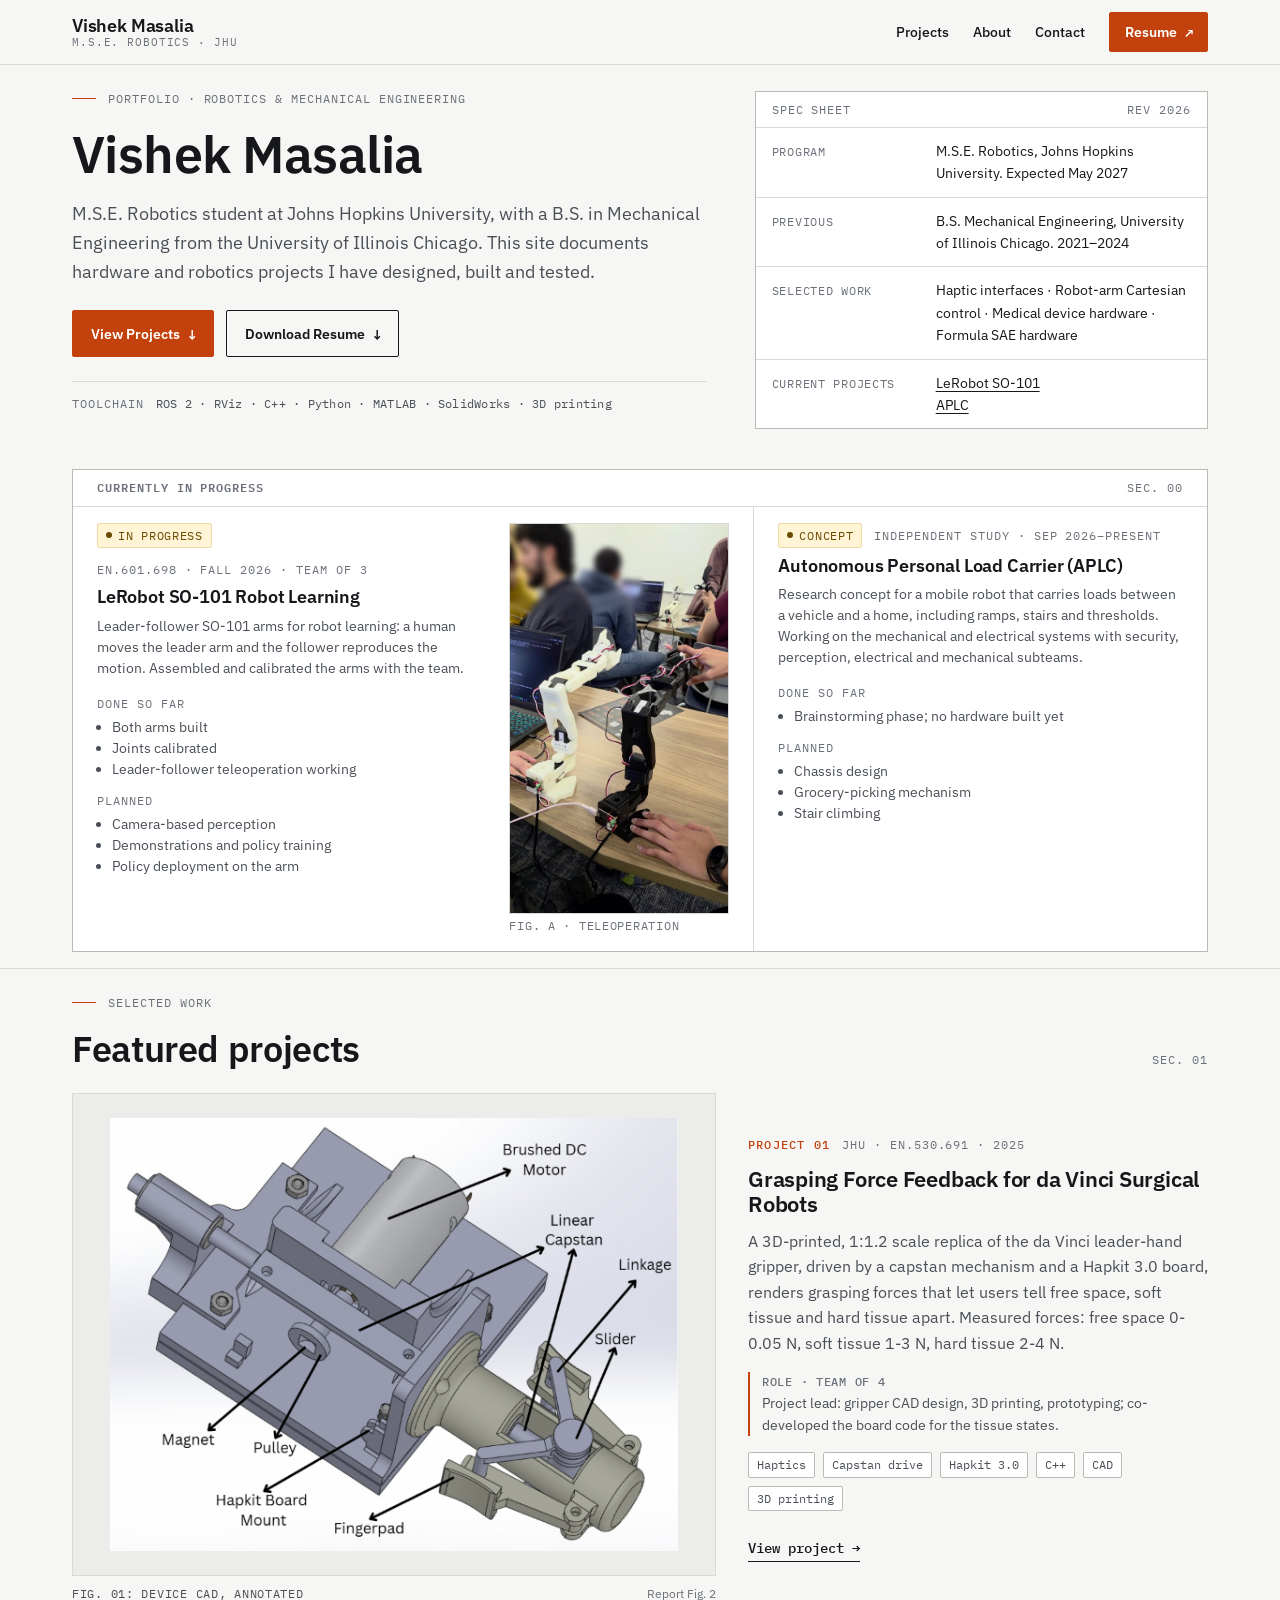
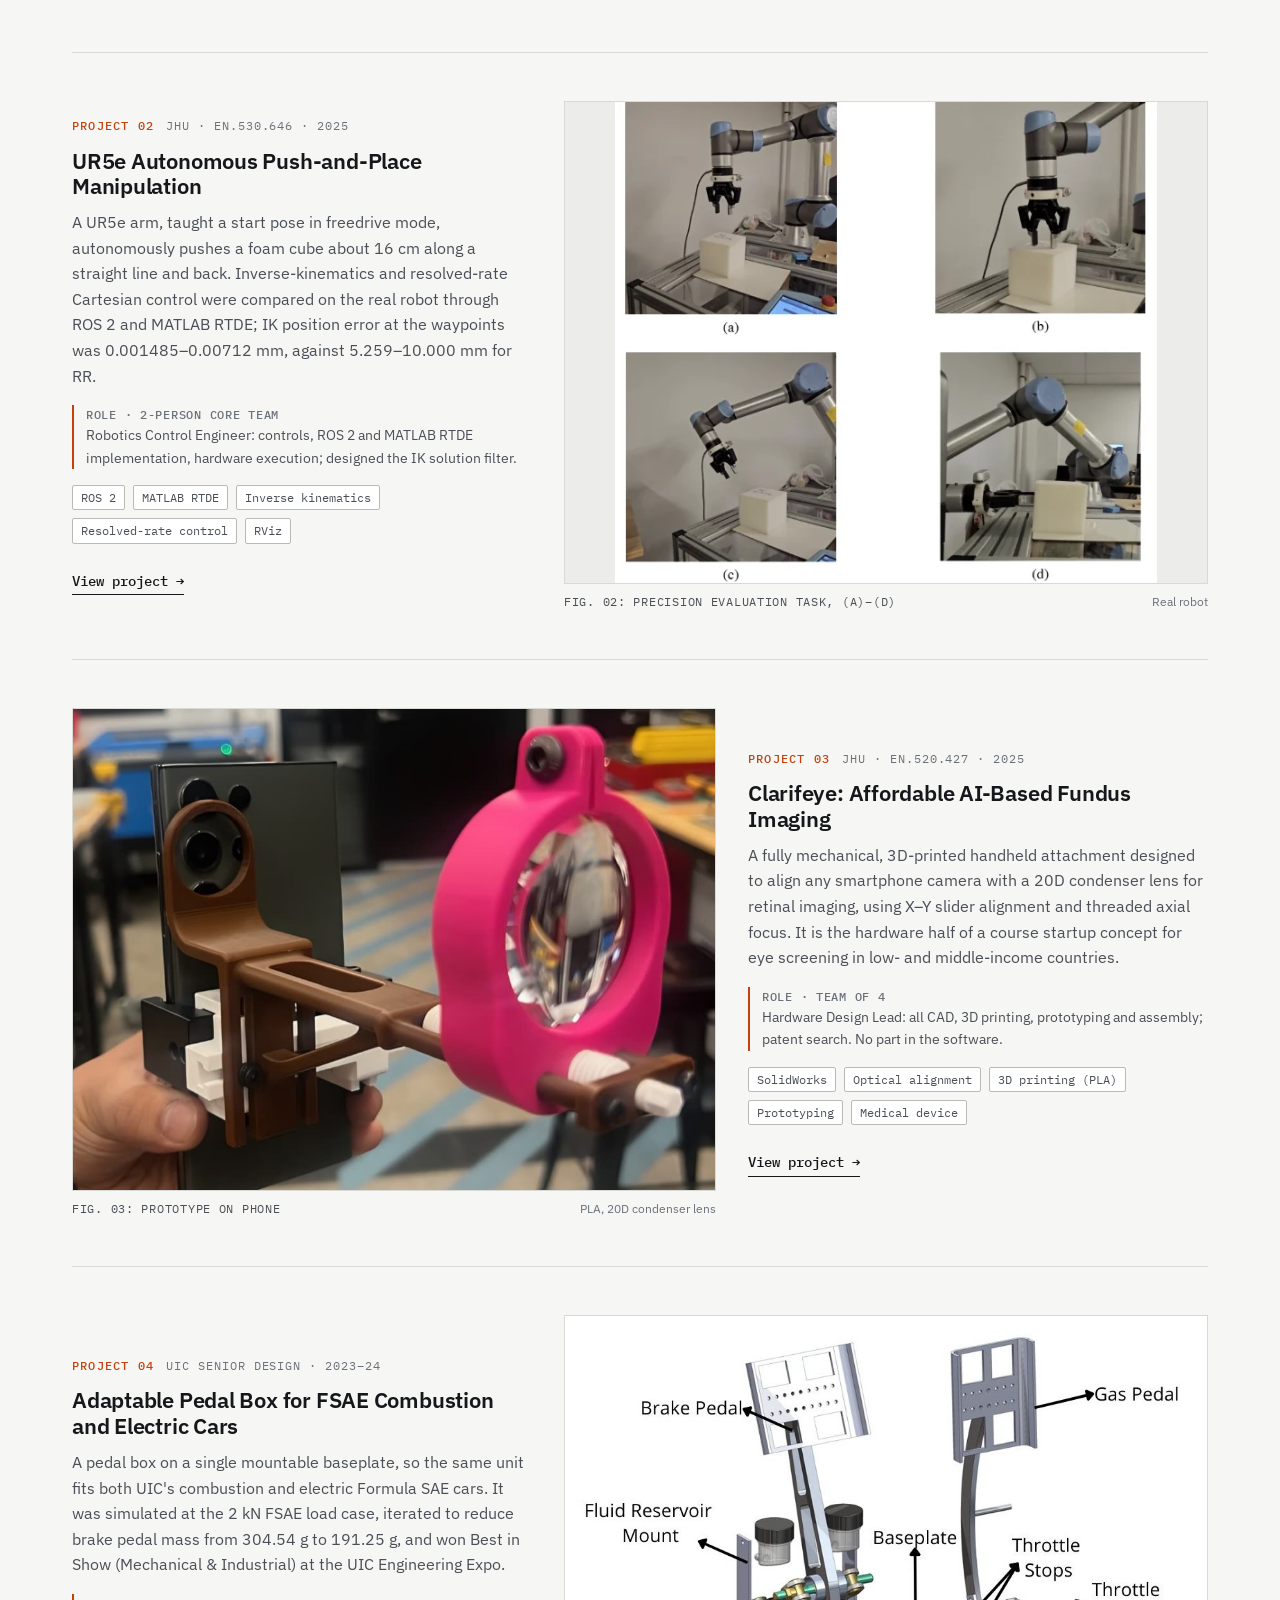
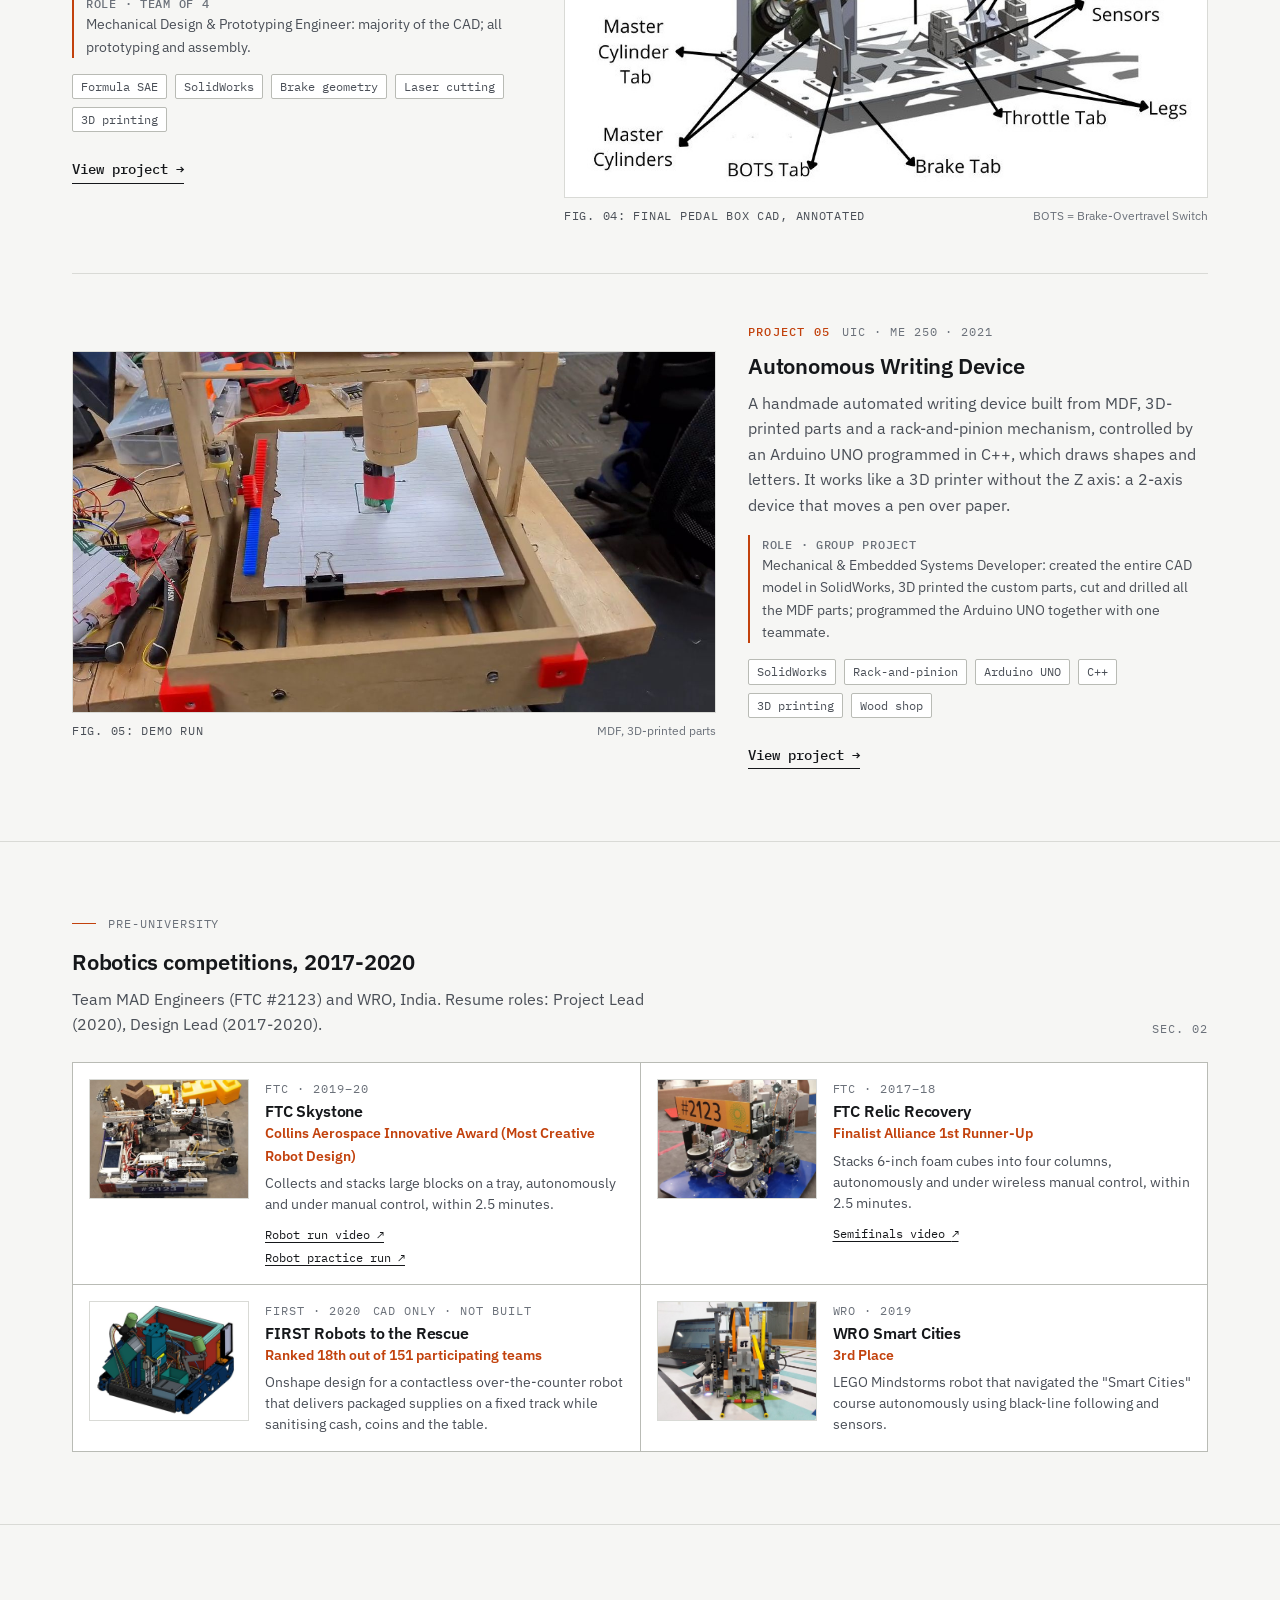
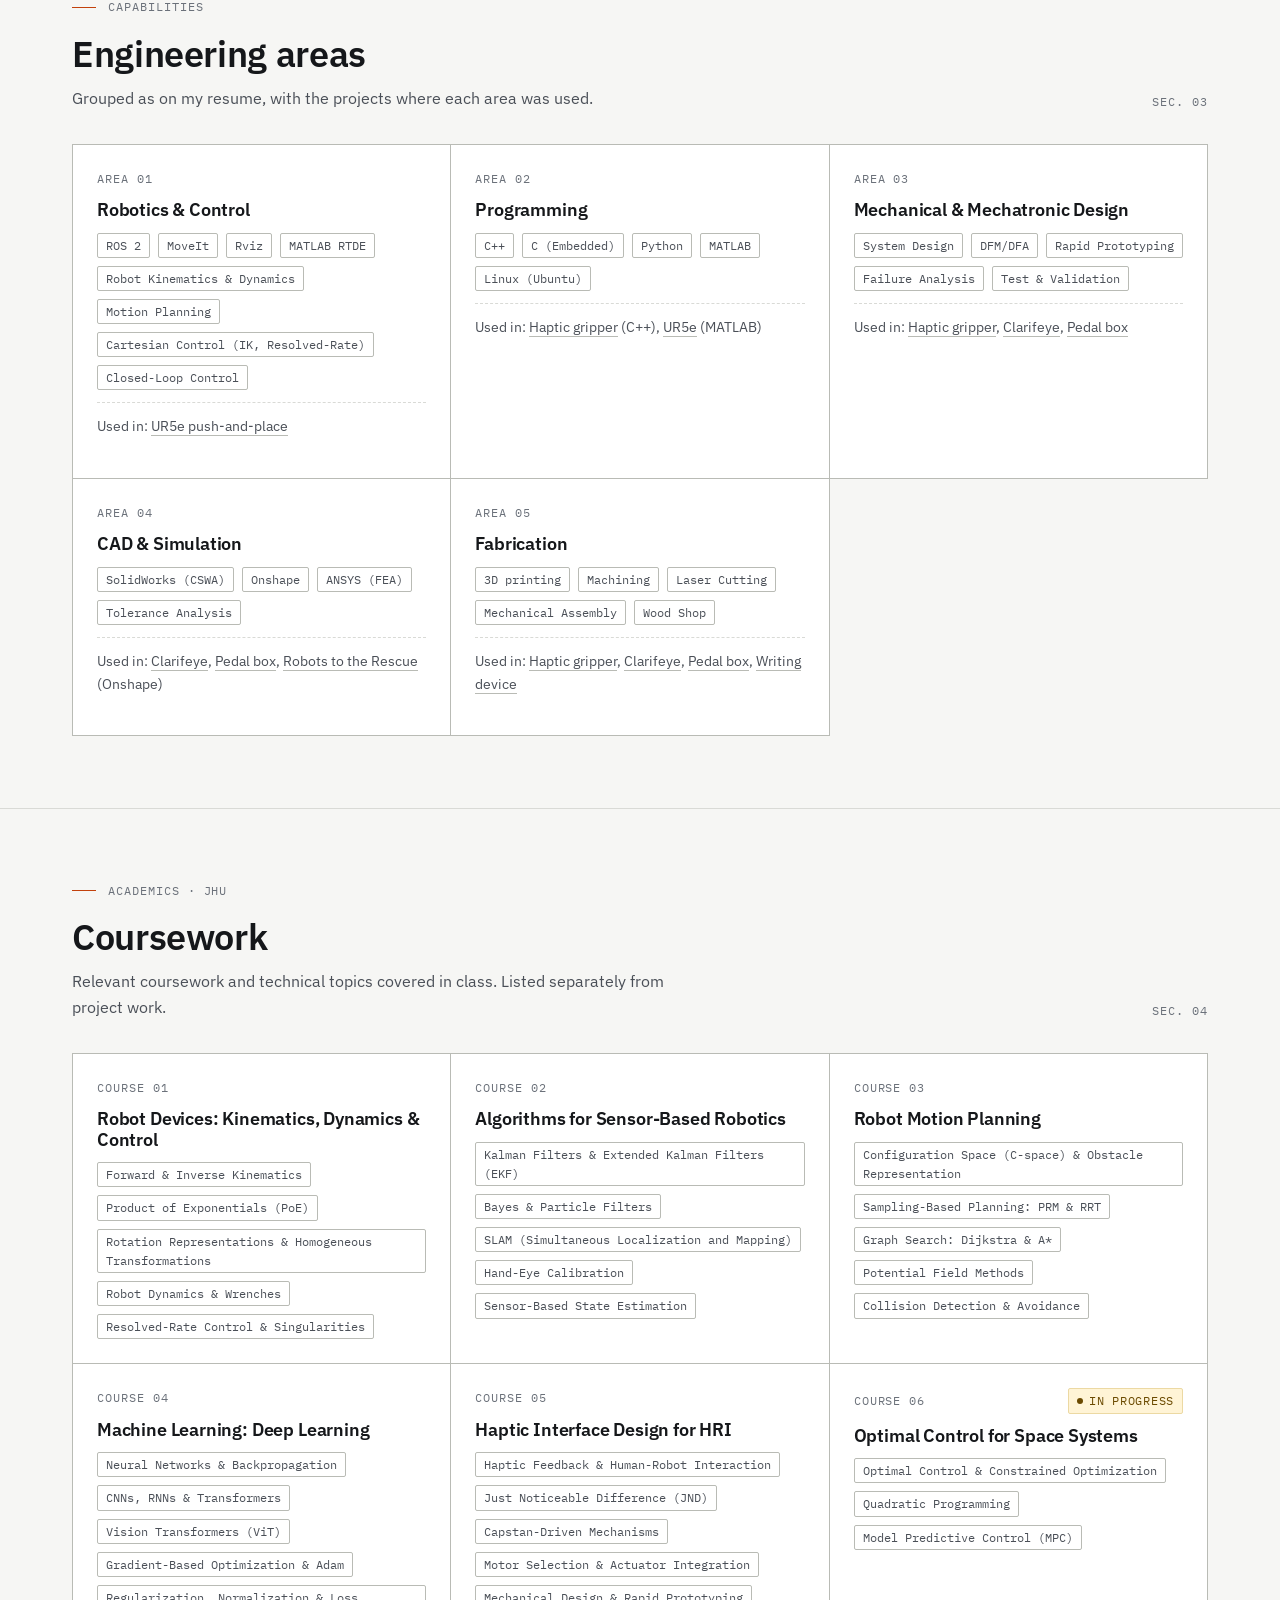
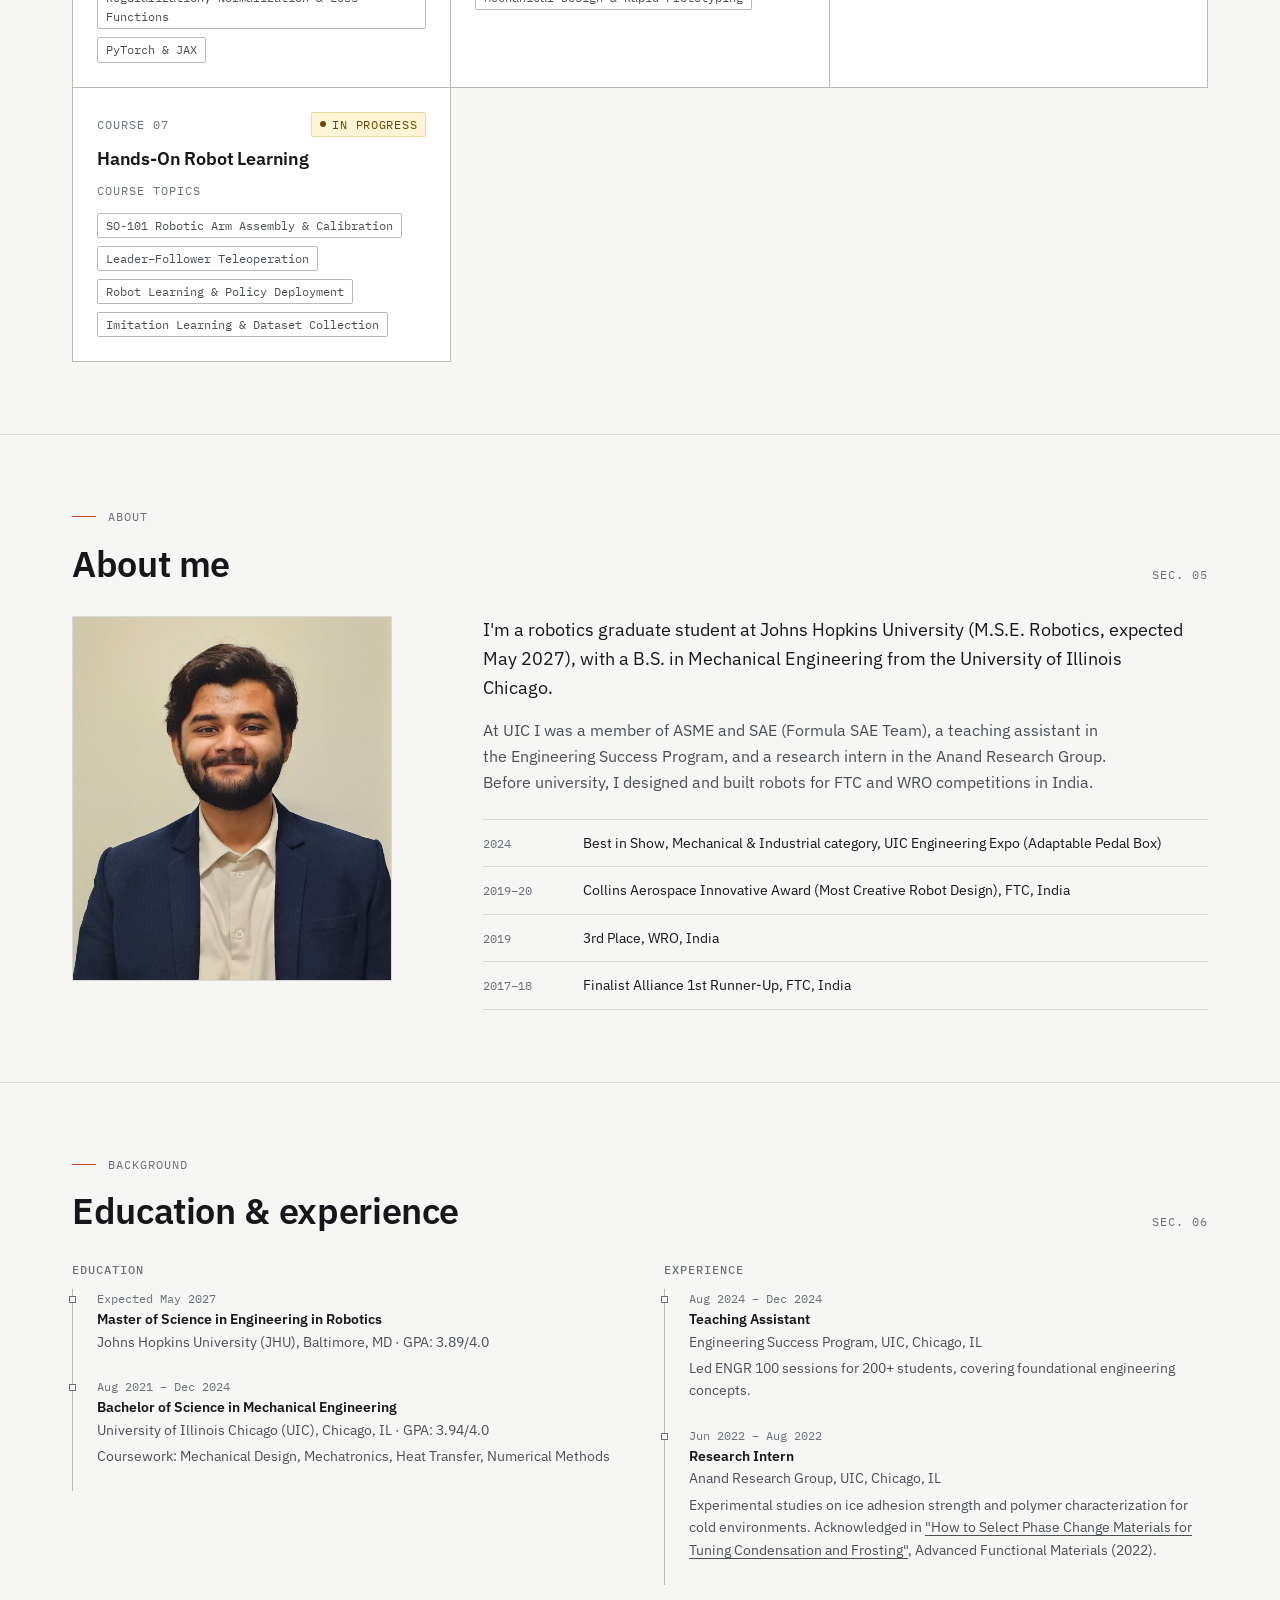
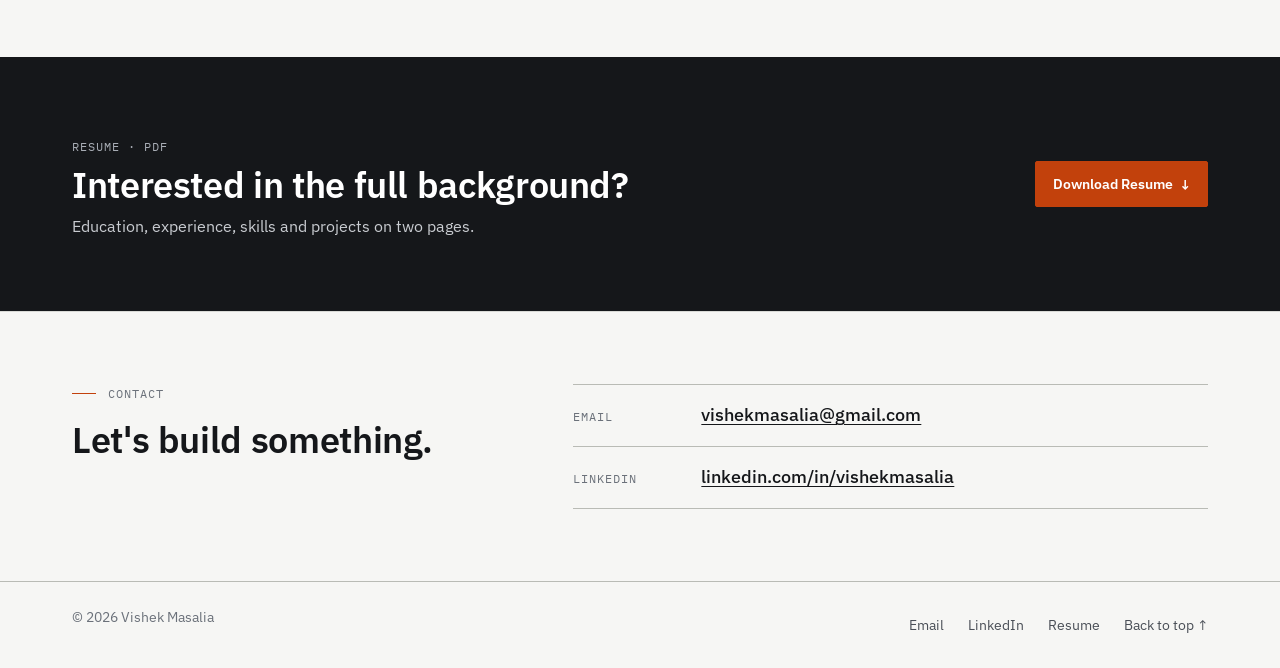
<file: index.html>
<!DOCTYPE html>
<html lang="en" class="no-js">
<head>
  <meta charset="utf-8">
  <meta name="viewport" content="width=device-width, initial-scale=1">
  <title>Vishek Masalia | Robotics &amp; Mechanical Engineering Portfolio</title>
  <meta name="description" content="Portfolio of Vishek Masalia, M.S.E. Robotics student at Johns Hopkins University: haptic devices, robot-arm control, medical device hardware and Formula SAE hardware.">
  <link rel="canonical" href="https://vishekm.github.io/">

  <!-- Open Graph -->
  <meta property="og:type" content="website">
  <meta property="og:title" content="Vishek Masalia | Robotics &amp; Mechanical Engineering Portfolio">
  <meta property="og:description" content="M.S.E. Robotics student at Johns Hopkins University. Selected projects in haptics, robot-arm control, medical device hardware and Formula SAE hardware.">
  <meta property="og:url" content="https://vishekm.github.io/">
  <meta property="og:image" content="https://vishekm.github.io/assets/img/social-card.png">
  <meta property="og:image:width" content="1200">
  <meta property="og:image:height" content="630">
  <meta name="twitter:card" content="summary_large_image">

  <link rel="icon" href="favicon.svg" type="image/svg+xml">
  <link rel="icon" href="favicon-32.png" sizes="32x32" type="image/png">
  <link rel="apple-touch-icon" href="apple-touch-icon.png">
  <link rel="preconnect" href="https://fonts.googleapis.com">
  <link rel="preconnect" href="https://fonts.gstatic.com" crossorigin>
  <link rel="stylesheet" href="https://fonts.googleapis.com/css2?family=IBM+Plex+Mono:wght@400;500&family=IBM+Plex+Sans:wght@400;500;600&display=swap">
  <link rel="stylesheet" href="css/styles.css">
</head>
<body>

<!-- ===================== SHARED: HEADER (start) =====================
     Canonical copy: partials/header.html. Keep identical on every page;
     only the relative path prefix ({{ROOT}}) changes per folder depth.  -->
<a class="skip-link" href="#main">Skip to content</a>
<header class="site-header">
  <div class="container site-header__inner">
    <a class="brand" href="index.html" aria-label="Vishek Masalia, home">
      <span class="brand__name">Vishek Masalia</span>
      <span class="brand__sub">M.S.E. Robotics · JHU</span>
    </a>
    <button class="nav-toggle" type="button" aria-expanded="false" aria-controls="site-nav">Menu</button>
    <nav class="site-nav" id="site-nav" aria-label="Primary">
      <ul class="site-nav__list">
        <li><a class="site-nav__link" href="index.html#projects">Projects</a></li>
        <li><a class="site-nav__link" href="index.html#about">About</a></li>
        <li><a class="site-nav__link" href="index.html#contact">Contact</a></li>
        <li><a class="btn btn--primary" href="docs/resume/MasterResumeOct26.pdf" target="_blank" rel="noopener">Resume <span class="arrow" aria-hidden="true">↗</span></a></li>
      </ul>
    </nav>
  </div>
</header>
<!-- ===================== SHARED: HEADER (end) ===================== -->

<main id="main">

  <!-- ============ HERO ============ -->
  <section class="hero" aria-labelledby="hero-title">
    <div class="container hero__grid">
      <div>
        <p class="eyebrow">Portfolio · Robotics &amp; Mechanical Engineering</p>
        <h1 class="hero__title" id="hero-title">Vishek Masalia</h1>
        <p class="hero__statement">
          M.S.E. Robotics student at Johns Hopkins University, with a B.S. in Mechanical Engineering from the University of Illinois Chicago.
          This site documents hardware and robotics projects I have designed, built and tested.
        </p>
        <div class="hero__actions">
          <a class="btn btn--primary" href="#projects">View Projects <span class="arrow" aria-hidden="true">↓</span></a>
          <a class="btn btn--ghost" href="docs/resume/MasterResumeOct26.pdf" download>Download Resume <span class="arrow" aria-hidden="true">↓</span></a>
        </div>
        <p class="hero__summary">
          <span class="label">Toolchain</span>ROS 2 · RViz · C++ · Python · MATLAB · SolidWorks · 3D printing
        </p>
      </div>

      <aside class="spec" aria-label="Summary">
        <div class="spec__head"><span class="label">Spec sheet</span><span class="label">REV 2026</span></div>
        <dl class="spec__rows">
          <div class="spec__row"><dt>Program</dt><dd>M.S.E. Robotics, Johns Hopkins University. Expected May 2027</dd></div>
          <div class="spec__row"><dt>Previous</dt><dd>B.S. Mechanical Engineering, University of Illinois Chicago. 2021–2024</dd></div>
          <div class="spec__row"><dt>Selected work</dt><dd>Haptic interfaces · Robot-arm Cartesian control · Medical device hardware · Formula SAE hardware</dd></div>
          <div class="spec__row"><dt>Current projects</dt><dd>
            <a href="projects/lerobot-so101.html">LeRobot SO-101</a><br>
            <a href="projects/aplc.html">APLC</a>
          </dd></div>
        </dl>
      </aside>
    </div>
  </section>

  <!-- ============ IN PROGRESS (status labels required, CLAUDE.md honesty rules) ============ -->
  <section class="section section--tight" id="current" aria-labelledby="current-title">
    <div class="container">
      <div class="wip">
        <div class="wip__head"><h2 class="label" id="current-title">Currently in progress</h2><span class="section__index">SEC. 00</span></div>
        <div class="wip__grid">

          <!-- content/projects/lerobot-so101.md -->
          <article class="wip-card wip-card--media">
            <div class="wip-card__body">
              <div class="current__meta"><span class="status">In progress</span><span class="label">EN.601.698 · Fall 2026 · Team of 3</span></div>
              <h3 class="wip-row__title"><a href="projects/lerobot-so101.html">LeRobot SO-101 Robot Learning</a></h3>
              <p class="wip-row__text">Leader-follower SO-101 arms for robot learning: a human moves the leader arm and the follower reproduces the motion. Assembled and calibrated the arms with the team.</p>
              <div class="wip-card__lists">
                <div><span class="label">Done so far</span><ul><li>Both arms built</li><li>Joints calibrated</li><li>Leader-follower teleoperation working</li></ul></div>
                <div><span class="label">Planned</span><ul><li>Camera-based perception</li><li>Demonstrations and policy training</li><li>Policy deployment on the arm</li></ul></div>
              </div>
            </div>
            <figure class="wip-card__video">
              <!-- VIDEO: web copy 540x960, 8.2 s, 0.83 MB (source: videos/LeRobot_SO_101_arm/LeRobot_SO_101_arm_calibration.mp4, 1080x1920, 20.8 MB). Autoplay, muted, looped. js/main.js pauses it for prefers-reduced-motion and shows controls. -->
              <video autoplay muted loop playsinline preload="auto" width="540" height="960" poster="assets/img/home/lerobot-teleop-poster.jpg" aria-label="Leader-follower teleoperation: a hand moves the dark leader arm and the white follower arm copies it.">
                <source src="assets/video/lerobot-teleop.mp4" type="video/mp4">
              </video>
              <figcaption class="fig-label">Fig. A · Teleoperation</figcaption>
            </figure>
          </article>

          <!-- content/projects/aplc.md (no images or videos exist; text-only by design) -->
          <article class="wip-card">
            <div class="wip-card__body">
              <div class="current__meta"><span class="status">Concept</span><span class="label">Independent study · Sep 2026–present</span></div>
              <h3 class="wip-row__title"><a href="projects/aplc.html">Autonomous Personal Load Carrier (APLC)</a></h3>
              <p class="wip-row__text">Research concept for a mobile robot that carries loads between a vehicle and a home, including ramps, stairs and thresholds. Working on the mechanical and electrical systems with security, perception, electrical and mechanical subteams.</p>
              <div class="wip-card__lists">
                <div><span class="label">Done so far</span><ul><li>Brainstorming phase; no hardware built yet</li></ul></div>
                <div><span class="label">Planned</span><ul><li>Chassis design</li><li>Grocery-picking mechanism</li><li>Stair climbing</li></ul></div>
              </div>
            </div>
          </article>

        </div>
      </div>
    </div>
  </section>

  <!-- ============ FEATURED PROJECTS (tier: featured, projects-index.md) ============ -->
  <section class="section section--featured" id="projects" aria-labelledby="projects-title">
    <div class="container">
      <div class="section__head">
        <div>
          <p class="eyebrow">Selected work</p>
          <h2 class="section__title" id="projects-title">Featured projects</h2>
        </div>
        <span class="section__index">SEC. 01</span>
      </div>

      <div class="projects">

        <!-- PROJECT 01: content/projects/haptic-grasping-feedback.md -->
        <article class="project-card reveal">
          <figure class="project-card__media">
            <a class="plate plate--native" href="projects/haptic-grasping-feedback.html" tabindex="-1" aria-hidden="true">
              <!-- LOW-RES SOURCE: 606x462 px. Displayed at natural size (no upscaling). TODO: higher-res CAD render if available. -->
              <img src="assets/img/home/haptic-gripper-cad-annotated.png" width="606" height="462" loading="lazy" alt="Annotated CAD render of the haptic gripper: brushed DC motor, linear capstan, pulley, magnet, linkage, slider, fingerpads and Hapkit board mount.">
            </a>
            <figcaption class="figcaption"><span class="fig-label">Fig. 01: Device CAD, annotated</span><span>Report Fig. 2</span></figcaption>
          </figure>
          <div>
            <div class="project-card__label">
              <span class="project-card__num">PROJECT 01</span>
              <span class="label">JHU · EN.530.691 · 2025</span>
            </div>
            <h3 class="project-card__title"><a href="projects/haptic-grasping-feedback.html">Grasping Force Feedback for da Vinci Surgical Robots</a></h3>
            <p class="project-card__text">A 3D-printed, 1:1.2 scale replica of the da Vinci leader-hand gripper, driven by a capstan mechanism and a Hapkit 3.0 board, renders grasping forces that let users tell free space, soft tissue and hard tissue apart. Measured forces: free space 0-0.05 N, soft tissue 1-3 N, hard tissue 2-4 N.</p>
            <p class="project-card__role"><strong>Role · team of 4</strong>Project lead: gripper CAD design, 3D printing, prototyping; co-developed the board code for the tissue states.</p>
            <ul class="tag-list" aria-label="Tags">
              <li class="tag">Haptics</li><li class="tag">Capstan drive</li><li class="tag">Hapkit 3.0</li><li class="tag">C++</li><li class="tag">CAD</li><li class="tag">3D printing</li>
            </ul>
            <a class="link-arrow" href="projects/haptic-grasping-feedback.html" aria-label="View project: Grasping Force Feedback for da Vinci Surgical Robots">View project <span aria-hidden="true">→</span></a>
          </div>
        </article>

        <!-- PROJECT 02: content/projects/ur5e-autonomous-manipulation.md -->
        <article class="project-card reveal">
          <figure class="project-card__media">
            <a class="plate plate--fill" href="projects/ur5e-autonomous-manipulation.html" tabindex="-1" aria-hidden="true">
              <!-- SOURCE 601x533 px (replaced by Vishek 2026-10-10), (a)-(d) labels baked in. Fills plate height (~0.9x at 1440 px wide, no upscaling). -->
              <picture><source srcset="assets/img/home/ur5e-precision-evaluation-motion-opt.webp" type="image/webp"><img src="assets/img/home/ur5e-precision-evaluation-motion.png" width="601" height="533" loading="lazy" alt="Four photos of the UR5e arm and gripper approaching a white foam cube: above it, touching the top, mid-transition, and at a side face."></picture>
            </a>
            <figcaption class="figcaption"><span class="fig-label">Fig. 02: Precision evaluation task, (a)–(d)</span><span>Real robot</span></figcaption>
          </figure>
          <div>
            <div class="project-card__label">
              <span class="project-card__num">PROJECT 02</span>
              <span class="label">JHU · EN.530.646 · 2025</span>
            </div>
            <h3 class="project-card__title"><a href="projects/ur5e-autonomous-manipulation.html">UR5e Autonomous Push-and-Place Manipulation</a></h3>
            <p class="project-card__text">A UR5e arm, taught a start pose in freedrive mode, autonomously pushes a foam cube about 16 cm along a straight line and back. Inverse-kinematics and resolved-rate Cartesian control were compared on the real robot through ROS 2 and MATLAB RTDE; IK position error at the waypoints was 0.001485–0.00712 mm, against 5.259–10.000 mm for RR.</p>
            <p class="project-card__role"><strong>Role · 2-person core team</strong>Robotics Control Engineer: controls, ROS 2 and MATLAB RTDE implementation, hardware execution; designed the IK solution filter.</p>
            <ul class="tag-list" aria-label="Tags">
              <li class="tag">ROS 2</li><li class="tag">MATLAB RTDE</li><li class="tag">Inverse kinematics</li><li class="tag">Resolved-rate control</li><li class="tag">RViz</li>
            </ul>
            <a class="link-arrow" href="projects/ur5e-autonomous-manipulation.html" aria-label="View project: UR5e Autonomous Push-and-Place Manipulation">View project <span aria-hidden="true">→</span></a>
          </div>
        </article>

        <!-- PROJECT 03: content/projects/clarifeye.md -->
        <article class="project-card reveal">
          <figure class="project-card__media">
            <a class="plate" href="projects/clarifeye.html" tabindex="-1" aria-hidden="true">
              <!-- SOURCE 1003x1280 px (under 1200 px wide; portrait, cropped to 4:3 by CSS; appears AI-upscaled, no original exists). -->
              <img src="assets/img/home/clarifeye-prototype-on-phone.jpg" width="1003" height="1280" loading="lazy" alt="Hand holding a smartphone fitted with the 3D-printed Clarifeye prototype: a brown X–Y slider over the camera and a pink lens housing holding the condenser lens.">
            </a>
            <figcaption class="figcaption"><span class="fig-label">Fig. 03: Prototype on phone</span><span>PLA, 20D condenser lens</span></figcaption>
          </figure>
          <div>
            <div class="project-card__label">
              <span class="project-card__num">PROJECT 03</span>
              <span class="label">JHU · EN.520.427 · 2025</span>
            </div>
            <h3 class="project-card__title"><a href="projects/clarifeye.html">Clarifeye: Affordable AI-Based Fundus Imaging</a></h3>
            <p class="project-card__text">A fully mechanical, 3D-printed handheld attachment designed to align any smartphone camera with a 20D condenser lens for retinal imaging, using X–Y slider alignment and threaded axial focus. It is the hardware half of a course startup concept for eye screening in low- and middle-income countries.</p>
            <p class="project-card__role"><strong>Role · team of 4</strong>Hardware Design Lead: all CAD, 3D printing, prototyping and assembly; patent search. No part in the software.</p>
            <ul class="tag-list" aria-label="Tags">
              <li class="tag">SolidWorks</li><li class="tag">Optical alignment</li><li class="tag">3D printing (PLA)</li><li class="tag">Prototyping</li><li class="tag">Medical device</li>
            </ul>
            <a class="link-arrow" href="projects/clarifeye.html" aria-label="View project: Clarifeye: Affordable AI-Based Fundus Imaging">View project <span aria-hidden="true">→</span></a>
          </div>
        </article>

        <!-- PROJECT 04: content/projects/adaptable-pedal-box.md -->
        <article class="project-card reveal">
          <figure class="project-card__media">
            <a class="plate" href="projects/adaptable-pedal-box.html" tabindex="-1" aria-hidden="true">
              <!-- SOURCE 926x694 px after cropping white margins from the 1920x1080 original (under 1200 px wide). TODO: re-export CAD render at higher resolution. -->
              <img src="assets/img/home/pedal-box-cad-annotated.jpg" width="926" height="694" loading="lazy" alt="Annotated CAD render of the pedal box: brake and gas pedals, master cylinders, fluid reservoir mount, throttle sensors and stops, BOTS tab and baseplate.">
            </a>
            <figcaption class="figcaption"><span class="fig-label">Fig. 04: Final pedal box CAD, annotated</span><span>BOTS = Brake-Overtravel Switch</span></figcaption>
          </figure>
          <div>
            <div class="project-card__label">
              <span class="project-card__num">PROJECT 04</span>
              <span class="label">UIC Senior Design · 2023–24</span>
            </div>
            <h3 class="project-card__title"><a href="projects/adaptable-pedal-box.html">Adaptable Pedal Box for FSAE Combustion and Electric Cars</a></h3>
            <p class="project-card__text">A pedal box on a single mountable baseplate, so the same unit fits both UIC's combustion and electric Formula SAE cars. It was simulated at the 2 kN FSAE load case, iterated to reduce brake pedal mass from 304.54 g to 191.25 g, and won Best in Show (Mechanical &amp; Industrial) at the UIC Engineering Expo.</p>
            <p class="project-card__role"><strong>Role · team of 4</strong>Mechanical Design &amp; Prototyping Engineer: majority of the CAD; all prototyping and assembly.</p>
            <ul class="tag-list" aria-label="Tags">
              <li class="tag">Formula SAE</li><li class="tag">SolidWorks</li><li class="tag">Brake geometry</li><li class="tag">Laser cutting</li><li class="tag">3D printing</li>
            </ul>
            <a class="link-arrow" href="projects/adaptable-pedal-box.html" aria-label="View project: Adaptable Pedal Box for FSAE Combustion and Electric Cars">View project <span aria-hidden="true">→</span></a>
          </div>
        </article>
        <!-- PROJECT 05: content/projects/autonomous-writing-device.md (promoted to featured by Vishek 2026-10-12) -->
        <article class="project-card reveal">
          <figure class="project-card__media">
            <a class="plate plate--wide" href="projects/autonomous-writing-device.html" tabindex="-1" aria-hidden="true">
              <!-- VIDEO: web copy 1280x720, 10.7 s, 2.0 MB (source: videos/Autonomous Writing Device/Autonomous_writing_device_demo.mp4, 3840x2160, 92 MB). Autoplay, muted, looped; paused for reduced motion by js/main.js. -->
              <video autoplay muted loop playsinline preload="auto" width="1280" height="720" poster="assets/img/home/writing-device-demo-poster.jpg" aria-label="Demo: the writing device moves its pen carriage over a sheet of paper.">
                <source src="assets/video/writing-device-demo.mp4" type="video/mp4">
              </video>
            </a>
            <figcaption class="figcaption"><span class="fig-label">Fig. 05: Demo run</span><span>MDF, 3D-printed parts</span></figcaption>
          </figure>
          <div>
            <div class="project-card__label">
              <span class="project-card__num">PROJECT 05</span>
              <span class="label">UIC · ME 250 · 2021</span>
            </div>
            <h3 class="project-card__title"><a href="projects/autonomous-writing-device.html">Autonomous Writing Device</a></h3>
            <p class="project-card__text">A handmade automated writing device built from MDF, 3D-printed parts and a rack-and-pinion mechanism, controlled by an Arduino UNO programmed in C++, which draws shapes and letters. It works like a 3D printer without the Z axis: a 2-axis device that moves a pen over paper.</p>
            <p class="project-card__role"><strong>Role · group project</strong>Mechanical &amp; Embedded Systems Developer: created the entire CAD model in SolidWorks, 3D printed the custom parts, cut and drilled all the MDF parts; programmed the Arduino UNO together with one teammate.</p>
            <ul class="tag-list" aria-label="Tags">
              <li class="tag">SolidWorks</li><li class="tag">Rack-and-pinion</li><li class="tag">Arduino UNO</li><li class="tag">C++</li><li class="tag">3D printing</li><li class="tag">Wood shop</li>
            </ul>
            <a class="link-arrow" href="projects/autonomous-writing-device.html" aria-label="View project: Autonomous Writing Device">View project <span aria-hidden="true">→</span></a>
          </div>
        </article>
      </div>

    </div>
  </section>

  <!-- ============ COMPETITION ROBOTICS (visually secondary; content/projects/ftc-*.md, wro-smart-cities.md,
       first-robots-to-the-rescue.md, content/site-profile.md, content/links.txt) ============ -->
  <section class="section section--quiet-list" id="competitions" aria-labelledby="competitions-title">
    <div class="container">
      <div class="section__head">
        <div>
          <p class="eyebrow">Pre-university</p>
          <h2 class="section__title section__title--sm" id="competitions-title">Robotics competitions, 2017-2020</h2>
          <!-- Role line as written on resume p.2 (quoted in content/projects/ftc-skystone.md line 5 and first-robots-to-the-rescue.md line 5) -->
          <p class="section__intro">Team MAD Engineers (FTC #2123) and WRO, India. Resume roles: Project Lead (2020), Design Lead (2017-2020).</p>
        </div>
        <span class="section__index">SEC. 02</span>
      </div>

      <div class="comp-grid">
        <!-- content/projects/ftc-skystone.md -->
        <article class="comp">
          <figure class="comp__media">
            <img src="assets/img/home/ftc-skystone-robot.jpg" width="800" height="691" loading="lazy" alt="FTC Skystone robot beside yellow Skystone blocks, showing its Tetrix and aluminium build and #2123 plate.">
          </figure>
          <div class="comp__body">
            <div class="comp__meta"><span class="label">FTC · 2019–20</span></div>
            <h3 class="comp__title">FTC Skystone</h3>
            <p class="comp__result">Collins Aerospace Innovative Award (Most Creative Robot Design)</p>
            <p class="comp__text">Collects and stacks large blocks on a tray, autonomously and under manual control, within 2.5 minutes.</p>
            <div class="comp__links">
              <a class="comp__link" href="https://www.youtube.com/watch?v=DgSC_nsFqjQ" target="_blank" rel="noopener">Robot run video <span aria-hidden="true">↗</span></a>
              <a class="comp__link" href="https://youtube.com/shorts/zZQsXnljmV4" target="_blank" rel="noopener">Robot practice run <span aria-hidden="true">↗</span></a>
            </div>
          </div>
        </article>

        <!-- content/projects/ftc-relic-recovery.md -->
        <article class="comp">
          <figure class="comp__media">
            <img src="assets/img/home/ftc-relic-recovery-robot.jpg" width="800" height="649" loading="lazy" alt="FTC Relic Recovery robot, front view: orange #2123 sign, mecanum wheels and an aluminium frame on a blue base plate.">
          </figure>
          <div class="comp__body">
            <div class="comp__meta"><span class="label">FTC · 2017–18</span></div>
            <h3 class="comp__title">FTC Relic Recovery</h3>
            <p class="comp__result">Finalist Alliance 1st Runner-Up</p>
            <p class="comp__text">Stacks 6-inch foam cubes into four columns, autonomously and under wireless manual control, within 2.5 minutes.</p>
            <a class="comp__link" href="https://www.youtube.com/watch?v=yKUBIt3y_Aw" target="_blank" rel="noopener">Semifinals video <span aria-hidden="true">↗</span></a>
          </div>
        </article>

        <!-- content/projects/first-robots-to-the-rescue.md -->
        <article class="comp">
          <figure class="comp__media">
            <!-- CAD render, not a photo: this robot was designed in Onshape and never physically built. -->
            <img src="assets/img/home/robots-to-the-rescue-cad.jpg" width="800" height="572" loading="lazy" alt="Onshape CAD render of the Robots to the Rescue design: tracked chassis, supplies box, sanitising rollers and card-machine holder.">
          </figure>
          <div class="comp__body">
            <div class="comp__meta"><span class="label">FIRST · 2020</span><span class="label">CAD only · not built</span></div>
            <h3 class="comp__title">FIRST Robots to the Rescue</h3>
            <p class="comp__result">Ranked 18th out of 151 participating teams</p>
            <p class="comp__text">Onshape design for a contactless over-the-counter robot that delivers packaged supplies on a fixed track while sanitising cash, coins and the table.</p>
            <!-- No video exists for this entry (links.txt). -->
          </div>
        </article>

        <!-- content/projects/wro-smart-cities.md -->
        <article class="comp">
          <figure class="comp__media">
            <img src="assets/img/home/wro-smart-cities-robot.jpg" width="800" height="600" loading="lazy" alt="WRO Smart Cities LEGO Mindstorms robot, front view, on the competition mat.">
          </figure>
          <div class="comp__body">
            <div class="comp__meta"><span class="label">WRO · 2019</span></div>
            <h3 class="comp__title">WRO Smart Cities</h3>
            <p class="comp__result">3rd Place</p>
            <p class="comp__text">LEGO Mindstorms robot that navigated the "Smart Cities" course autonomously using black-line following and sensors.</p>
            <!-- No video exists for this entry (links.txt). -->
          </div>
        </article>
      </div>
    </div>
  </section>

  <!-- ============ ENGINEERING AREAS (groups = resume skill groups, content/site-profile.md) ============ -->
  <section class="section" id="areas" aria-labelledby="areas-title">
    <div class="container">
      <div class="section__head">
        <div>
          <p class="eyebrow">Capabilities</p>
          <h2 class="section__title" id="areas-title">Engineering areas</h2>
          <p class="section__intro">Grouped as on my resume, with the projects where each area was used.</p>
        </div>
        <span class="section__index">SEC. 03</span>
      </div>
      <div class="areas">
        <div class="area">
          <span class="label">Area 01</span>
          <h3>Robotics &amp; Control</h3>
          <ul class="area__skills">
            <li class="tag">ROS 2</li><li class="tag">MoveIt</li><li class="tag">Rviz</li><li class="tag">MATLAB RTDE</li><li class="tag">Robot Kinematics &amp; Dynamics</li><li class="tag">Motion Planning</li><li class="tag">Cartesian Control (IK, Resolved-Rate)</li><li class="tag">Closed-Loop Control</li>
          </ul>
          <p class="area__used">Used in: <a href="projects/ur5e-autonomous-manipulation.html">UR5e push-and-place</a></p>
        </div>
        <div class="area">
          <span class="label">Area 02</span>
          <h3>Programming</h3>
          <ul class="area__skills">
            <li class="tag">C++</li><li class="tag">C (Embedded)</li><li class="tag">Python</li><li class="tag">MATLAB</li><li class="tag">Linux (Ubuntu)</li>
          </ul>
          <p class="area__used">Used in: <a href="projects/haptic-grasping-feedback.html">Haptic gripper</a> (C++), <a href="projects/ur5e-autonomous-manipulation.html">UR5e</a> (MATLAB)</p>
        </div>
        <div class="area">
          <span class="label">Area 03</span>
          <h3>Mechanical &amp; Mechatronic Design</h3>
          <ul class="area__skills">
            <li class="tag">System Design</li><li class="tag">DFM/DFA</li><li class="tag">Rapid Prototyping</li><li class="tag">Failure Analysis</li><li class="tag">Test &amp; Validation</li>
          </ul>
          <p class="area__used">Used in: <a href="projects/haptic-grasping-feedback.html">Haptic gripper</a>, <a href="projects/clarifeye.html">Clarifeye</a>, <a href="projects/adaptable-pedal-box.html">Pedal box</a></p>
        </div>
        <div class="area">
          <span class="label">Area 04</span>
          <h3>CAD &amp; Simulation</h3>
          <ul class="area__skills">
            <li class="tag">SolidWorks (CSWA)</li><li class="tag">Onshape</li><li class="tag">ANSYS (FEA)</li><li class="tag">Tolerance Analysis</li>
          </ul>
          <p class="area__used">Used in: <a href="projects/clarifeye.html">Clarifeye</a>, <a href="projects/adaptable-pedal-box.html">Pedal box</a>, <a href="#competitions">Robots to the Rescue</a> (Onshape)</p>
        </div>
        <div class="area">
          <span class="label">Area 05</span>
          <h3>Fabrication</h3>
          <ul class="area__skills">
            <li class="tag">3D printing</li><li class="tag">Machining</li><li class="tag">Laser Cutting</li><li class="tag">Mechanical Assembly</li><li class="tag">Wood Shop</li>
          </ul>
          <p class="area__used">Used in: <a href="projects/haptic-grasping-feedback.html">Haptic gripper</a>, <a href="projects/clarifeye.html">Clarifeye</a>, <a href="projects/adaptable-pedal-box.html">Pedal box</a>, <a href="projects/autonomous-writing-device.html">Writing device</a></p>
        </div>
      </div>
    </div>
  </section>

  <!-- ============ COURSEWORK (studied in courses, NOT project experience; content supplied by Vishek 2026-10-10) ============ -->
  <section class="section" id="coursework" aria-labelledby="coursework-title">
    <div class="container">
      <div class="section__head">
        <div>
          <p class="eyebrow">Academics · JHU</p>
          <h2 class="section__title" id="coursework-title">Coursework</h2>
          <p class="section__intro">Relevant coursework and technical topics covered in class. Listed separately from project work.</p>
        </div>
        <span class="section__index">SEC. 04</span>
      </div>
      <div class="areas">
        <div class="area area--course">
          <div class="area__meta"><span class="label">Course 01</span></div>
          <h3>Robot Devices: Kinematics, Dynamics &amp; Control</h3>
          <ul class="area__skills"><li class="tag">Forward &amp; Inverse Kinematics</li><li class="tag">Product of Exponentials (PoE)</li><li class="tag">Rotation Representations &amp; Homogeneous Transformations</li><li class="tag">Robot Dynamics &amp; Wrenches</li><li class="tag">Resolved-Rate Control &amp; Singularities</li></ul>
        </div>
        <div class="area area--course">
          <div class="area__meta"><span class="label">Course 02</span></div>
          <h3>Algorithms for Sensor-Based Robotics</h3>
          <ul class="area__skills"><li class="tag">Kalman Filters &amp; Extended Kalman Filters (EKF)</li><li class="tag">Bayes &amp; Particle Filters</li><li class="tag">SLAM (Simultaneous Localization and Mapping)</li><li class="tag">Hand-Eye Calibration</li><li class="tag">Sensor-Based State Estimation</li></ul>
        </div>
        <div class="area area--course">
          <div class="area__meta"><span class="label">Course 03</span></div>
          <h3>Robot Motion Planning</h3>
          <ul class="area__skills"><li class="tag">Configuration Space (C-space) &amp; Obstacle Representation</li><li class="tag">Sampling-Based Planning: PRM &amp; RRT</li><li class="tag">Graph Search: Dijkstra &amp; A*</li><li class="tag">Potential Field Methods</li><li class="tag">Collision Detection &amp; Avoidance</li></ul>
        </div>
        <div class="area area--course">
          <div class="area__meta"><span class="label">Course 04</span></div>
          <h3>Machine Learning: Deep Learning</h3>
          <ul class="area__skills"><li class="tag">Neural Networks &amp; Backpropagation</li><li class="tag">CNNs, RNNs &amp; Transformers</li><li class="tag">Vision Transformers (ViT)</li><li class="tag">Gradient-Based Optimization &amp; Adam</li><li class="tag">Regularization, Normalization &amp; Loss Functions</li><li class="tag">PyTorch &amp; JAX</li></ul>
        </div>
        <div class="area area--course">
          <div class="area__meta"><span class="label">Course 05</span></div>
          <h3>Haptic Interface Design for HRI</h3>
          <ul class="area__skills"><li class="tag">Haptic Feedback &amp; Human-Robot Interaction</li><li class="tag">Just Noticeable Difference (JND)</li><li class="tag">Capstan-Driven Mechanisms</li><li class="tag">Motor Selection &amp; Actuator Integration</li><li class="tag">Mechanical Design &amp; Rapid Prototyping</li></ul>
        </div>
        <div class="area area--course">
          <div class="area__meta"><span class="label">Course 06</span><span class="status">In progress</span></div>
          <h3>Optimal Control for Space Systems</h3>
          <ul class="area__skills"><li class="tag">Optimal Control &amp; Constrained Optimization</li><li class="tag">Quadratic Programming</li><li class="tag">Model Predictive Control (MPC)</li></ul>
        </div>
        <div class="area area--course">
          <div class="area__meta"><span class="label">Course 07</span><span class="status">In progress</span></div>
          <h3>Hands-On Robot Learning</h3>
          <span class="label">Course topics</span>
          <ul class="area__skills" aria-label="Course topics"><li class="tag">SO-101 Robotic Arm Assembly &amp; Calibration</li><li class="tag">Leader–Follower Teleoperation</li><li class="tag">Robot Learning &amp; Policy Deployment</li><li class="tag">Imitation Learning &amp; Dataset Collection</li></ul>
        </div>
      </div>
    </div>
  </section>

  <!-- ============ ABOUT ============ -->
  <section class="section" id="about" aria-labelledby="about-title">
    <div class="container">
      <div class="section__head">
        <div>
          <p class="eyebrow">About</p>
          <h2 class="section__title" id="about-title">About me</h2>
        </div>
        <span class="section__index">SEC. 05</span>
      </div>
      <div class="about">
        <figure class="about__photo">
          <!-- HEADSHOT: single swap point. Source 1167x1332 px. -->
          <img src="assets/img/home/hero.jpg" width="1167" height="1332" loading="lazy" alt="Headshot of Vishek Masalia">
        </figure>
        <div class="about__body">
          <p>I'm a robotics graduate student at Johns Hopkins University (M.S.E. Robotics, expected May 2027), with a B.S. in Mechanical Engineering from the University of Illinois Chicago.</p>
          <p>At UIC I was a member of ASME and SAE (Formula SAE Team), a teaching assistant in the Engineering Success Program, and a research intern in the Anand Research Group. Before university, I designed and built robots for FTC and WRO competitions in India.</p>
          <ul class="recognition" aria-label="Recognition">
            <li><span class="mono">2024</span><span>Best in Show, Mechanical &amp; Industrial category, UIC Engineering Expo (Adaptable Pedal Box)</span></li>
            <li><span class="mono">2019–20</span><span>Collins Aerospace Innovative Award (Most Creative Robot Design), FTC, India</span></li>
            <li><span class="mono">2019</span><span>3rd Place, WRO, India</span></li>
            <li><span class="mono">2017–18</span><span>Finalist Alliance 1st Runner-Up, FTC, India</span></li>
          </ul>
        </div>
      </div>
    </div>
  </section>

  <!-- ============ EDUCATION / EXPERIENCE TIMELINE (visually secondary) ============ -->
  <section class="section" id="background" aria-labelledby="background-title">
    <div class="container">
      <div class="section__head">
        <div>
          <p class="eyebrow">Background</p>
          <h2 class="section__title" id="background-title">Education &amp; experience</h2>
        </div>
        <span class="section__index">SEC. 06</span>
      </div>
      <div class="timeline-grid">
        <div class="timeline">
          <h3>Education</h3>
          <ol>
            <li>
              <div class="timeline__when">Expected May 2027</div>
              <div class="timeline__what">Master of Science in Engineering in Robotics</div>
              <div class="timeline__where">Johns Hopkins University (JHU), Baltimore, MD · GPA: 3.89/4.0</div>
            </li>
            <li>
              <div class="timeline__when">Aug 2021 – Dec 2024</div>
              <div class="timeline__what">Bachelor of Science in Mechanical Engineering</div>
              <div class="timeline__where">University of Illinois Chicago (UIC), Chicago, IL · GPA: 3.94/4.0</div>
              <p class="timeline__note">Coursework: Mechanical Design, Mechatronics, Heat Transfer, Numerical Methods</p>
            </li>
          </ol>
        </div>
        <div class="timeline">
          <h3>Experience</h3>
          <ol>
            <li>
              <div class="timeline__when">Aug 2024 – Dec 2024</div>
              <div class="timeline__what">Teaching Assistant</div>
              <div class="timeline__where">Engineering Success Program, UIC, Chicago, IL</div>
              <p class="timeline__note">Led ENGR 100 sessions for 200+ students, covering foundational engineering concepts.</p>
            </li>
            <li>
              <div class="timeline__when">Jun 2022 – Aug 2022</div>
              <div class="timeline__what">Research Intern</div>
              <div class="timeline__where">Anand Research Group, UIC, Chicago, IL</div>
              <p class="timeline__note">Experimental studies on ice adhesion strength and polymer characterization for cold environments. Acknowledged in <a href="https://advanced.onlinelibrary.wiley.com/doi/10.1002/adfm.202206301" target="_blank" rel="noopener">"How to Select Phase Change Materials for Tuning Condensation and Frosting"</a>, Advanced Functional Materials (2022).</p>
            </li>
          </ol>
        </div>
      </div>
    </div>
  </section>

  <!-- ============ RESUME CTA ============ -->
  <section class="section cta" aria-labelledby="cta-title">
    <div class="container cta__inner">
      <div>
        <p class="label">Resume · PDF</p>
        <h2 class="section__title" id="cta-title">Interested in the full background?</h2>
        <p>Education, experience, skills and projects on two pages.</p>
      </div>
      <a class="btn btn--primary" href="docs/resume/MasterResumeOct26.pdf" download>Download Resume <span class="arrow" aria-hidden="true">↓</span></a>
    </div>
  </section>

  <!-- ============ CONTACT (email + LinkedIn only) ============ -->
  <section class="section" id="contact" aria-labelledby="contact-title">
    <div class="container contact__grid">
      <div>
        <p class="eyebrow">Contact</p>
        <h2 class="section__title" id="contact-title">Let's build something.</h2>
      </div>
      <ul class="contact__list">
        <li><span class="label">Email</span><a href="mailto:vishekmasalia@gmail.com">vishekmasalia@gmail.com</a></li>
        <li><span class="label">LinkedIn</span><a href="https://www.linkedin.com/in/vishekmasalia" target="_blank" rel="noopener">linkedin.com/in/vishekmasalia</a></li>
      </ul>
    </div>
  </section>

</main>

<!-- ===================== SHARED: FOOTER (start) =====================
     Canonical copy: partials/footer.html. Keep identical on every page. -->
<footer class="site-footer">
  <div class="container site-footer__inner">
    <p>© <span data-year>2026</span> Vishek Masalia</p>
    <ul class="site-footer__links">
      <li><a href="mailto:vishekmasalia@gmail.com">Email</a></li>
      <li><a href="https://www.linkedin.com/in/vishekmasalia" target="_blank" rel="noopener">LinkedIn</a></li>
      <li><a href="docs/resume/MasterResumeOct26.pdf" target="_blank" rel="noopener">Resume</a></li>
      <li><a href="#main">Back to top ↑</a></li>
    </ul>
  </div>
</footer>
<!-- ===================== SHARED: FOOTER (end) ===================== -->

<script src="js/main.js" defer></script>
</body>
</html>
</file>
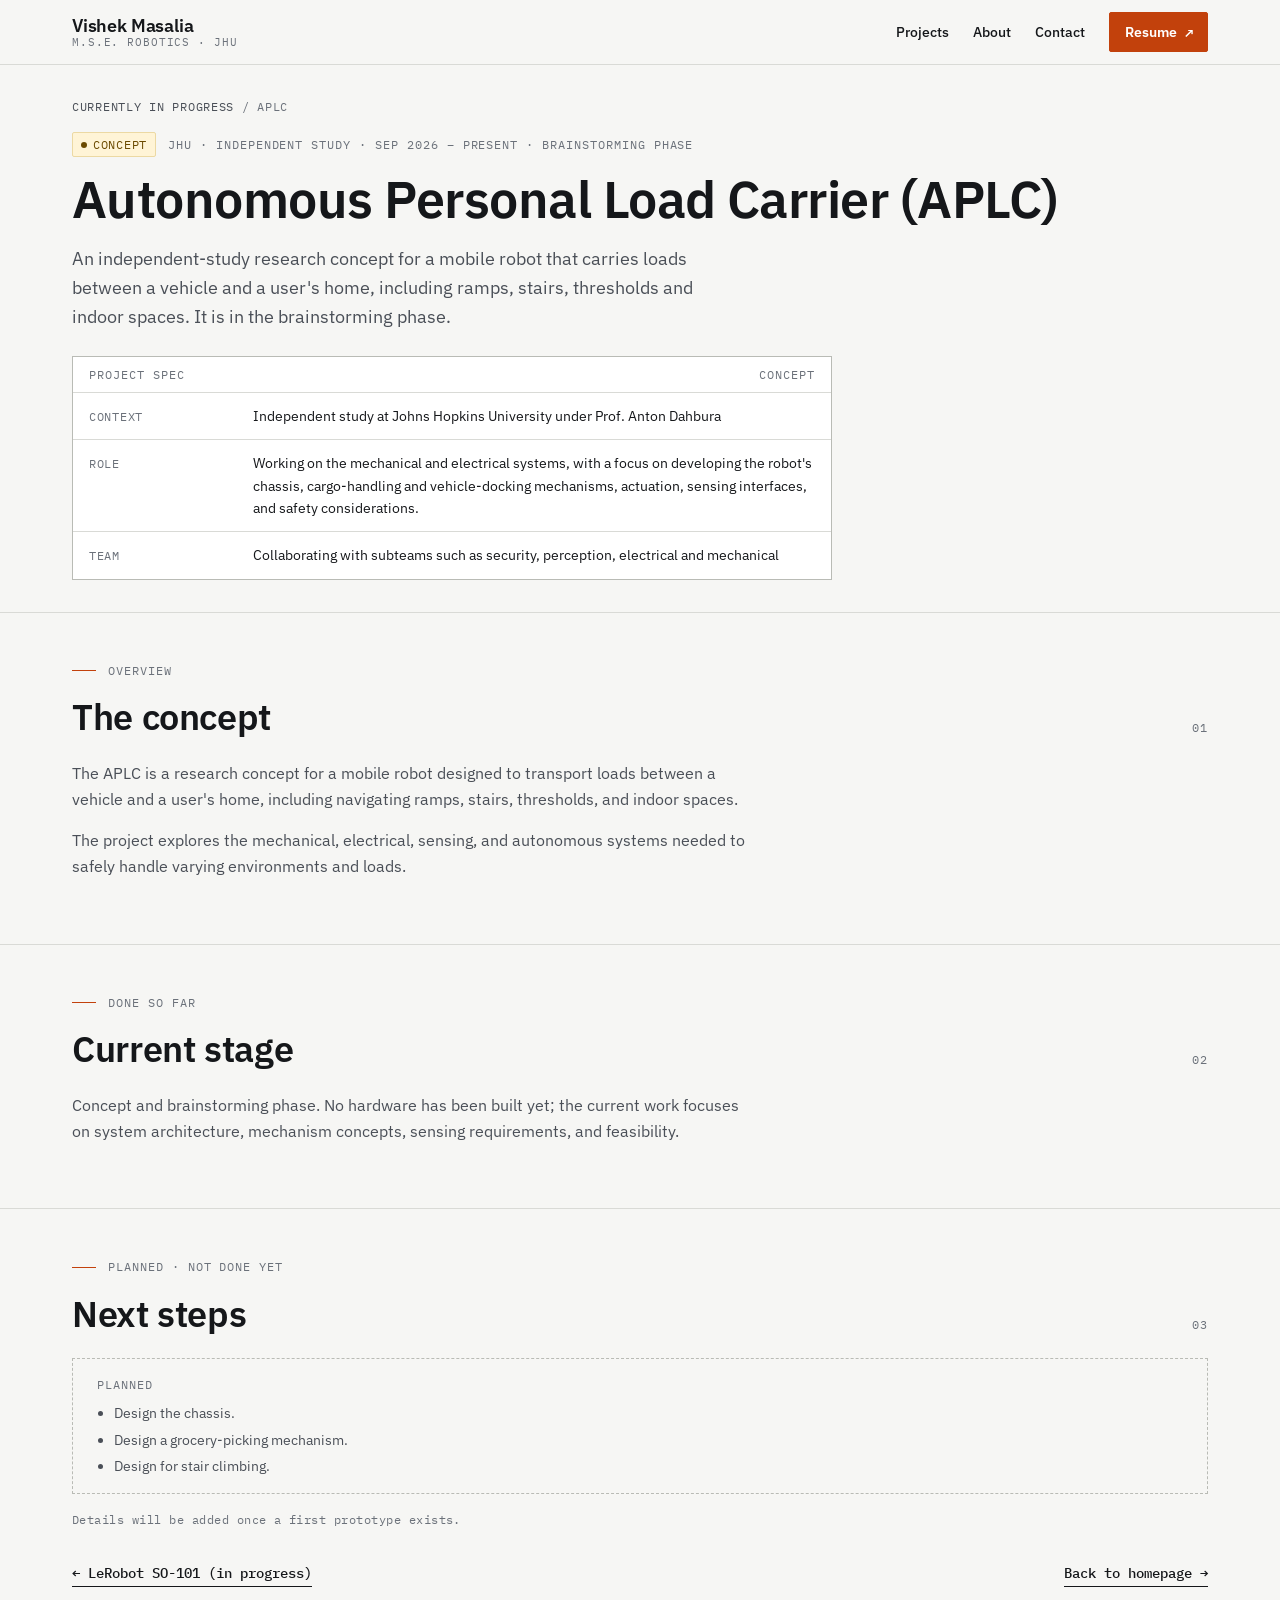
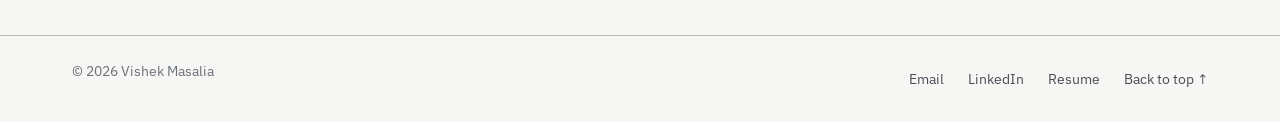
<file: projects/aplc.html>
<!DOCTYPE html>
<html lang="en" class="no-js">
<head>
  <meta charset="utf-8">
  <meta name="viewport" content="width=device-width, initial-scale=1">
  <title>Autonomous Personal Load Carrier (APLC) | Vishek Masalia</title>
  <meta name="description" content="Concept-stage independent study at Johns Hopkins University: a mobile robot that would carry loads between a vehicle and a home. Brainstorming phase.">
  <link rel="canonical" href="https://vishekm.github.io/projects/aplc.html">
  <meta property="og:type" content="article">
  <meta property="og:title" content="Autonomous Personal Load Carrier (APLC) | Vishek Masalia">
  <meta property="og:description" content="Concept stage: a mobile robot to carry loads between a vehicle and a home.">
  <meta property="og:url" content="https://vishekm.github.io/projects/aplc.html">
  <meta property="og:image" content="https://vishekm.github.io/assets/img/social-card.png">
  <meta property="og:image:width" content="1200">
  <meta property="og:image:height" content="630">
  <meta name="twitter:card" content="summary_large_image">
  <link rel="icon" href="../favicon.svg" type="image/svg+xml">
  <link rel="icon" href="../favicon-32.png" sizes="32x32" type="image/png">
  <link rel="apple-touch-icon" href="../apple-touch-icon.png">
  <link rel="preconnect" href="https://fonts.googleapis.com">
  <link rel="preconnect" href="https://fonts.gstatic.com" crossorigin>
  <link rel="stylesheet" href="https://fonts.googleapis.com/css2?family=IBM+Plex+Mono:wght@400;500&family=IBM+Plex+Sans:wght@400;500;600&display=swap">
  <link rel="stylesheet" href="../css/styles.css">
</head>
<body>

<!-- ===================== SHARED: HEADER (start) =====================
     Canonical copy: partials/header.html. Keep identical on every page;
     only the relative path prefix ({{ROOT}}) changes per folder depth.  -->
<a class="skip-link" href="#main">Skip to content</a>
<header class="site-header">
  <div class="container site-header__inner">
    <a class="brand" href="../index.html" aria-label="Vishek Masalia, home">
      <span class="brand__name">Vishek Masalia</span>
      <span class="brand__sub">M.S.E. Robotics · JHU</span>
    </a>
    <button class="nav-toggle" type="button" aria-expanded="false" aria-controls="site-nav">Menu</button>
    <nav class="site-nav" id="site-nav" aria-label="Primary">
      <ul class="site-nav__list">
        <li><a class="site-nav__link" href="../index.html#projects">Projects</a></li>
        <li><a class="site-nav__link" href="../index.html#about">About</a></li>
        <li><a class="site-nav__link" href="../index.html#contact">Contact</a></li>
        <li><a class="btn btn--primary" href="../docs/resume/MasterResumeOct26.pdf" target="_blank" rel="noopener">Resume <span class="arrow" aria-hidden="true">↗</span></a></li>
      </ul>
    </nav>
  </div>
</header>
<!-- ===================== SHARED: HEADER (end) ===================== -->

<main id="main">
  <!-- TODO: confirm the publication level of this page with Prof. Anton Dahbura (advisor) before it goes live. -->

  <!-- ============ HERO ============ -->
  <section class="cs-hero" aria-labelledby="cs-title">
    <div class="container">
      <p class="breadcrumb"><a href="../index.html#current">Currently in progress</a> / APLC</p>
      <div class="current__meta" style="margin-top: var(--sp-4);"><span class="status">Concept</span><span class="label">JHU · Independent study · Sep 2026 – present · Brainstorming phase</span></div>
      <h1 class="cs-hero__title" id="cs-title">Autonomous Personal Load Carrier (APLC)</h1>
      <p class="cs-hero__summary">An independent-study research concept for a mobile robot that carries loads between a vehicle and a user's home, including ramps, stairs, thresholds and indoor spaces. It is in the brainstorming phase.</p>
      <aside class="spec" aria-label="Project summary" style="max-width: 760px;">
        <div class="spec__head"><span class="label">Project spec</span><span class="label">Concept</span></div>
        <dl class="spec__rows">
          <div class="spec__row"><dt>Context</dt><dd>Independent study at Johns Hopkins University under Prof. Anton Dahbura</dd></div>
          <div class="spec__row"><dt>Role</dt><dd>Working on the mechanical and electrical systems, with a focus on developing the robot's chassis, cargo-handling and vehicle-docking mechanisms, actuation, sensing interfaces, and safety considerations.</dd></div>
          <div class="spec__row"><dt>Team</dt><dd>Collaborating with subteams such as security, perception, electrical and mechanical</dd></div>
        </dl>
      </aside>
    </div>
  </section>

  <!-- ============ OVERVIEW ============ -->
  <section class="cs-section" id="overview" aria-labelledby="overview-title">
    <div class="container">
      <div class="cs-section__head"><div><p class="eyebrow">Overview</p><h2 id="overview-title">The concept</h2></div><span class="section__index">01</span></div>
      <div class="cs-prose">
        <p>The APLC is a research concept for a mobile robot designed to transport loads between a vehicle and a user's home, including navigating ramps, stairs, thresholds, and indoor spaces.</p>
        <p>The project explores the mechanical, electrical, sensing, and autonomous systems needed to safely handle varying environments and loads.</p>
      </div>
    </div>
  </section>

  <!-- ============ DONE SO FAR ============ -->
  <section class="cs-section" id="done" aria-labelledby="done-title">
    <div class="container">
      <div class="cs-section__head"><div><p class="eyebrow">Done so far</p><h2 id="done-title">Current stage</h2></div><span class="section__index">02</span></div>
      <div class="cs-prose">
        <p>Concept and brainstorming phase. No hardware has been built yet; the current work focuses on system architecture, mechanism concepts, sensing requirements, and feasibility.</p>
      </div>
    </div>
  </section>

  <!-- ============ PLANNED (not done) ============ -->
  <section class="cs-section" id="planned" aria-labelledby="planned-title">
    <div class="container">
      <div class="cs-section__head"><div><p class="eyebrow">Planned · not done yet</p><h2 id="planned-title">Next steps</h2></div><span class="section__index">03</span></div>
      <div class="note-box" style="margin-top:0;">
        <span class="label">Planned</span>
        <ul>
          <li>Design the chassis.</li>
          <li>Design a grocery-picking mechanism.</li>
          <li>Design for stair climbing.</li>
        </ul>
      </div>
      <p class="cs-owner" style="margin-top: var(--sp-4);">Details will be added once a first prototype exists.</p>
      <!-- No links or images exist for this project (content file lines 51, 54). -->
      <div class="cs-nextprev" style="margin-top: var(--sp-6);">
        <a class="link-arrow" href="lerobot-so101.html"><span aria-hidden="true">←</span> LeRobot SO-101 (in progress)</a>
        <a class="link-arrow" href="../index.html#current">Back to homepage <span aria-hidden="true">→</span></a>
      </div>
    </div>
  </section>

</main>

<!-- ===================== SHARED: FOOTER (start) =====================
     Canonical copy: partials/footer.html. Keep identical on every page. -->
<footer class="site-footer">
  <div class="container site-footer__inner">
    <p>© <span data-year>2026</span> Vishek Masalia</p>
    <ul class="site-footer__links">
      <li><a href="mailto:vishekmasalia@gmail.com">Email</a></li>
      <li><a href="https://www.linkedin.com/in/vishekmasalia" target="_blank" rel="noopener">LinkedIn</a></li>
      <li><a href="../docs/resume/MasterResumeOct26.pdf" target="_blank" rel="noopener">Resume</a></li>
      <li><a href="#main">Back to top ↑</a></li>
    </ul>
  </div>
</footer>
<!-- ===================== SHARED: FOOTER (end) ===================== -->

<script src="../js/main.js" defer></script>
</body>
</html>
</file>
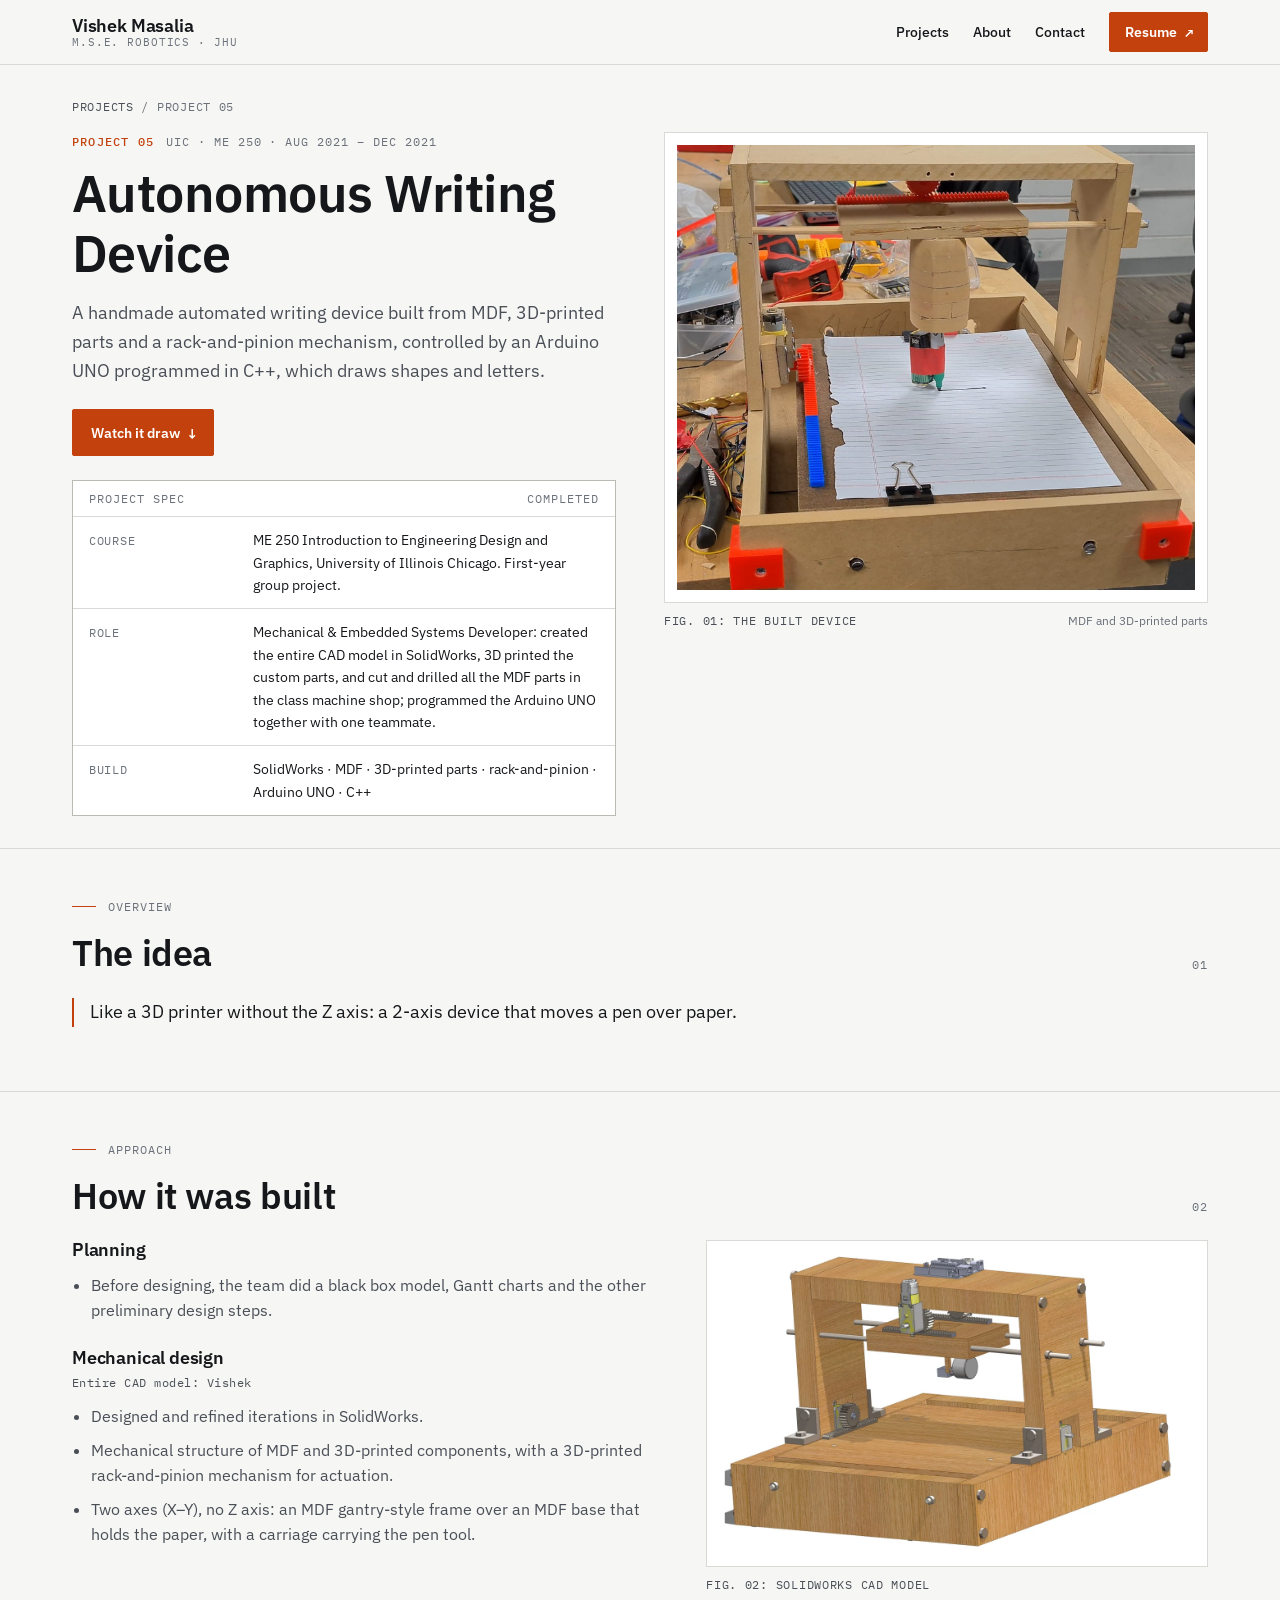
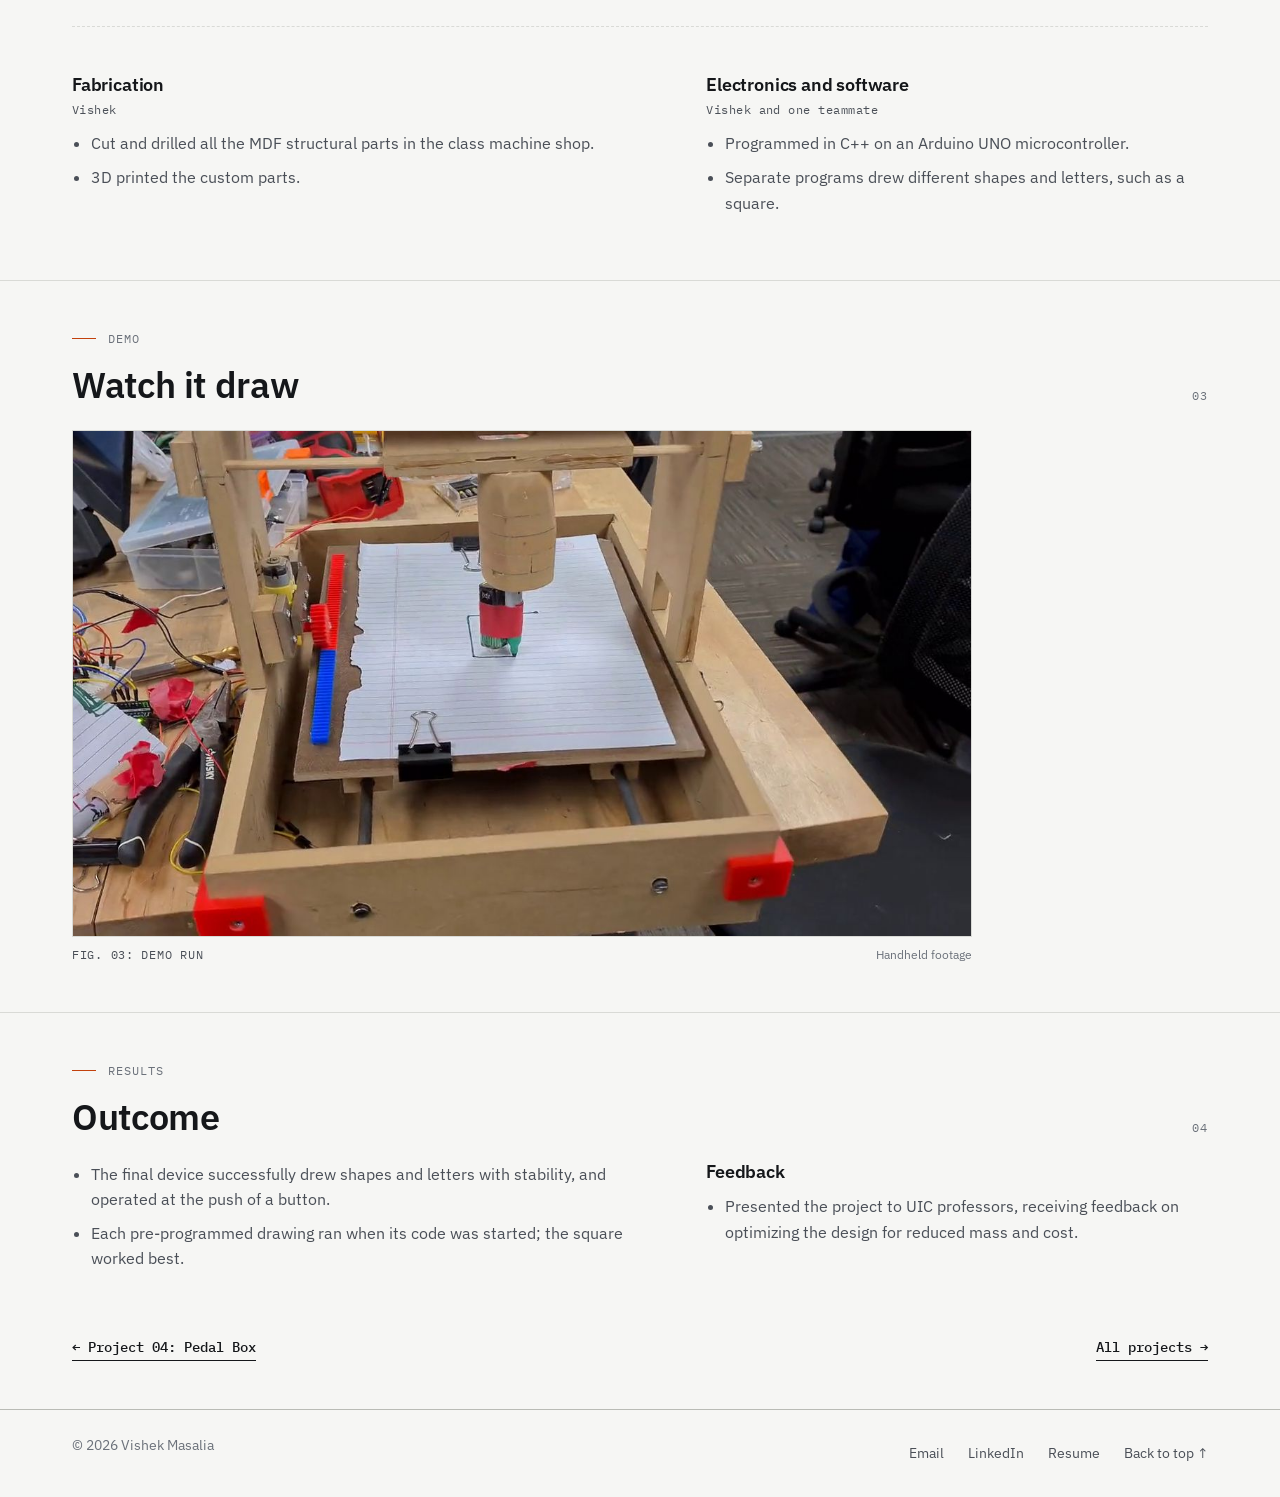
<file: projects/autonomous-writing-device.html>
<!DOCTYPE html>
<html lang="en" class="no-js">
<head>
  <meta charset="utf-8">
  <meta name="viewport" content="width=device-width, initial-scale=1">
  <title>Autonomous Writing Device | Vishek Masalia</title>
  <meta name="description" content="A handmade 2-axis writing device built from MDF, 3D-printed parts and a rack-and-pinion mechanism, controlled by an Arduino UNO in C++. UIC ME 250 first-year group project.">
  <link rel="canonical" href="https://vishekm.github.io/projects/autonomous-writing-device.html">
  <meta property="og:type" content="article">
  <meta property="og:title" content="Autonomous Writing Device | Vishek Masalia">
  <meta property="og:description" content="A handmade 2-axis writing device: MDF, 3D-printed rack-and-pinion, Arduino UNO.">
  <meta property="og:url" content="https://vishekm.github.io/projects/autonomous-writing-device.html">
  <meta property="og:image" content="https://vishekm.github.io/assets/img/autonomous-writing-device/writing-device-built.jpg">
  <meta name="twitter:card" content="summary_large_image">
  <link rel="icon" href="../favicon.svg" type="image/svg+xml">
  <link rel="icon" href="../favicon-32.png" sizes="32x32" type="image/png">
  <link rel="apple-touch-icon" href="../apple-touch-icon.png">
  <link rel="preconnect" href="https://fonts.googleapis.com">
  <link rel="preconnect" href="https://fonts.gstatic.com" crossorigin>
  <link rel="stylesheet" href="https://fonts.googleapis.com/css2?family=IBM+Plex+Mono:wght@400;500&family=IBM+Plex+Sans:wght@400;500;600&display=swap">
  <link rel="stylesheet" href="../css/styles.css">
</head>
<body>

<!-- ===================== SHARED: HEADER (start) =====================
     Canonical copy: partials/header.html. Keep identical on every page;
     only the relative path prefix ({{ROOT}}) changes per folder depth.  -->
<a class="skip-link" href="#main">Skip to content</a>
<header class="site-header">
  <div class="container site-header__inner">
    <a class="brand" href="../index.html" aria-label="Vishek Masalia, home">
      <span class="brand__name">Vishek Masalia</span>
      <span class="brand__sub">M.S.E. Robotics · JHU</span>
    </a>
    <button class="nav-toggle" type="button" aria-expanded="false" aria-controls="site-nav">Menu</button>
    <nav class="site-nav" id="site-nav" aria-label="Primary">
      <ul class="site-nav__list">
        <li><a class="site-nav__link" href="../index.html#projects">Projects</a></li>
        <li><a class="site-nav__link" href="../index.html#about">About</a></li>
        <li><a class="site-nav__link" href="../index.html#contact">Contact</a></li>
        <li><a class="btn btn--primary" href="../docs/resume/MasterResumeOct26.pdf" target="_blank" rel="noopener">Resume <span class="arrow" aria-hidden="true">↗</span></a></li>
      </ul>
    </nav>
  </div>
</header>
<!-- ===================== SHARED: HEADER (end) ===================== -->

<main id="main">

  <!-- ============ HERO ============ -->
  <section class="cs-hero" aria-labelledby="cs-title">
    <div class="container">
      <p class="breadcrumb"><a href="../index.html#projects">Projects</a> / Project 05</p>
      <div class="cs-hero__grid">
        <div>
          <div class="project-card__label">
            <span class="project-card__num">PROJECT 05</span>
            <span class="label">UIC · ME 250 · Aug 2021 – Dec 2021</span>
          </div>
          <h1 class="cs-hero__title" id="cs-title">Autonomous Writing Device</h1>
          <p class="cs-hero__summary">A handmade automated writing device built from MDF, 3D-printed parts and a rack-and-pinion mechanism, controlled by an Arduino UNO programmed in C++, which draws shapes and letters.</p>
          <div class="cs-hero__actions">
            <a class="btn btn--primary" href="#demo">Watch it draw <span class="arrow" aria-hidden="true">↓</span></a>
          </div>
          <aside class="spec" aria-label="Project summary">
            <div class="spec__head"><span class="label">Project spec</span><span class="label">Completed</span></div>
            <dl class="spec__rows">
              <div class="spec__row"><dt>Course</dt><dd>ME 250 Introduction to Engineering Design and Graphics, University of Illinois Chicago. First-year group project.</dd></div>
              <div class="spec__row"><dt>Role</dt><dd>Mechanical &amp; Embedded Systems Developer: created the entire CAD model in SolidWorks, 3D printed the custom parts, and cut and drilled all the MDF parts in the class machine shop; programmed the Arduino UNO together with one teammate.</dd></div>
              <div class="spec__row"><dt>Build</dt><dd>SolidWorks · MDF · 3D-printed parts · rack-and-pinion · Arduino UNO · C++</dd></div>
            </dl>
          </aside>
        </div>
        <figure class="cs-fig">
          <!-- SOURCE 1600x1375 px; shown at ~520 px wide. Sharp. -->
          <div class="cs-fig__frame"><img src="../assets/img/autonomous-writing-device/writing-device-built.jpg" width="1600" height="1375" alt="The built writing device on a workbench: an MDF gantry frame over an MDF base, a pen carriage above lined paper held by binder clips, red and blue rack strips and red 3D-printed corner pieces."></div>
          <figcaption><span class="fig-label">Fig. 01: The built device</span><span>MDF and 3D-printed parts</span></figcaption>
        </figure>
      </div>
    </div>
  </section>

  <!-- ============ OVERVIEW ============ -->
  <section class="cs-section" id="overview" aria-labelledby="overview-title">
    <div class="container">
      <div class="cs-section__head"><div><p class="eyebrow">Overview</p><h2 id="overview-title">The idea</h2></div><span class="section__index">01</span></div>
      <p class="cs-quote">Like a 3D printer without the Z axis: a 2-axis device that moves a pen over paper.</p>
    </div>
  </section>

  <!-- ============ APPROACH ============ -->
  <section class="cs-section" id="approach" aria-labelledby="approach-title">
    <div class="container">
      <div class="cs-section__head"><div><p class="eyebrow">Approach</p><h2 id="approach-title">How it was built</h2></div><span class="section__index">02</span></div>

      <div class="cs-split">
        <div class="cs-prose">
          <h3>Planning</h3>
          <ul>
            <li>Before designing, the team did a black box model, Gantt charts and the other preliminary design steps.</li>
          </ul>
          <h3>Mechanical design</h3>
          <p class="cs-owner">Entire CAD model: Vishek</p>
          <ul>
            <li>Designed and refined iterations in SolidWorks.</li>
            <li>Mechanical structure of MDF and 3D-printed components, with a 3D-printed rack-and-pinion mechanism for actuation.</li>
            <li>Two axes (X–Y), no Z axis: an MDF gantry-style frame over an MDF base that holds the paper, with a carriage carrying the pen tool.</li>
          </ul>
        </div>
        <figure class="cs-fig">
          <!-- SOURCE 1160x734 px; shown at ~520 px wide. Clean. -->
          <div class="cs-fig__frame"><picture><source srcset="../assets/img/autonomous-writing-device/writing-device-cad-opt.webp" type="image/webp"><img src="../assets/img/autonomous-writing-device/writing-device-cad.png" width="1160" height="734" loading="lazy" alt="Wood-textured SolidWorks render of the device: a gantry frame on a box base, a carriage with a motor on top, guide rods and small grey brackets."></picture></div>
          <figcaption><span class="fig-label">Fig. 02: SolidWorks CAD model</span></figcaption>
        </figure>
      </div>

      <div class="cs-split" style="margin-top: var(--sp-6);">
        <div class="cs-prose">
          <h3>Fabrication</h3>
          <p class="cs-owner">Vishek</p>
          <ul>
            <li>Cut and drilled all the MDF structural parts in the class machine shop.</li>
            <li>3D printed the custom parts.</li>
          </ul>
        </div>
        <div class="cs-prose">
          <h3>Electronics and software</h3>
          <p class="cs-owner">Vishek and one teammate</p>
          <ul>
            <li>Programmed in C++ on an Arduino UNO microcontroller.</li>
            <li>Separate programs drew different shapes and letters, such as a square.</li>
          </ul>
        </div>
      </div>
    </div>
  </section>

  <!-- ============ DEMO ============ -->
  <section class="cs-section" id="demo" aria-labelledby="demo-title">
    <div class="container">
      <div class="cs-section__head"><div><p class="eyebrow">Demo</p><h2 id="demo-title">Watch it draw</h2></div><span class="section__index">03</span></div>
      <figure class="cs-fig" style="max-width: 900px;">
        <!-- VIDEO: web copy assets/video/writing-device-demo.mp4, 1280x720, 10.7 s, 2.0 MB (source videos/Autonomous Writing Device/Autonomous_writing_device_demo.mp4, 3840x2160, 92 MB, untouched).
             Autoplay, muted, looped; js/main.js shows controls instead for prefers-reduced-motion. -->
        <video autoplay muted loop playsinline preload="metadata" width="1280" height="720" poster="../assets/img/home/writing-device-demo-poster.jpg" style="width:100%;height:auto;border:1px solid var(--c-rule);background:#000;" aria-label="Demo: the writing device moves its pen carriage over a sheet of paper.">
          <source src="../assets/video/writing-device-demo.mp4" type="video/mp4">
        </video>
        <figcaption><span class="fig-label">Fig. 03: Demo run</span><span>Handheld footage</span></figcaption>
      </figure>
    </div>
  </section>

  <!-- ============ RESULTS ============ -->
  <section class="cs-section" id="results" aria-labelledby="results-title">
    <div class="container">
      <div class="cs-section__head"><div><p class="eyebrow">Results</p><h2 id="results-title">Outcome</h2></div><span class="section__index">04</span></div>
      <div class="cs-split">
        <div class="cs-prose">
          <ul>
            <li>The final device successfully drew shapes and letters with stability, and operated at the push of a button.</li>
            <li>Each pre-programmed drawing ran when its code was started; the square worked best.</li>
          </ul>
        </div>
        <div class="cs-prose">
          <h3>Feedback</h3>
          <ul>
            <li>Presented the project to UIC professors, receiving feedback on optimizing the design for reduced mass and cost.</li>
          </ul>
        </div>
      </div>
      <!-- Measured results, challenges and takeaways: NOT IN SOURCES (content file lines 42, 46, 49). -->
      <div class="cs-nextprev" style="margin-top: var(--sp-7);">
        <a class="link-arrow" href="adaptable-pedal-box.html"><span aria-hidden="true">←</span> Project 04: Pedal Box</a>
        <a class="link-arrow" href="../index.html#projects">All projects <span aria-hidden="true">→</span></a>
      </div>
    </div>
  </section>

</main>

<!-- ===================== SHARED: FOOTER (start) =====================
     Canonical copy: partials/footer.html. Keep identical on every page. -->
<footer class="site-footer">
  <div class="container site-footer__inner">
    <p>© <span data-year>2026</span> Vishek Masalia</p>
    <ul class="site-footer__links">
      <li><a href="mailto:vishekmasalia@gmail.com">Email</a></li>
      <li><a href="https://www.linkedin.com/in/vishekmasalia" target="_blank" rel="noopener">LinkedIn</a></li>
      <li><a href="../docs/resume/MasterResumeOct26.pdf" target="_blank" rel="noopener">Resume</a></li>
      <li><a href="#main">Back to top ↑</a></li>
    </ul>
  </div>
</footer>
<!-- ===================== SHARED: FOOTER (end) ===================== -->

<script src="../js/main.js" defer></script>
</body>
</html>
</file>
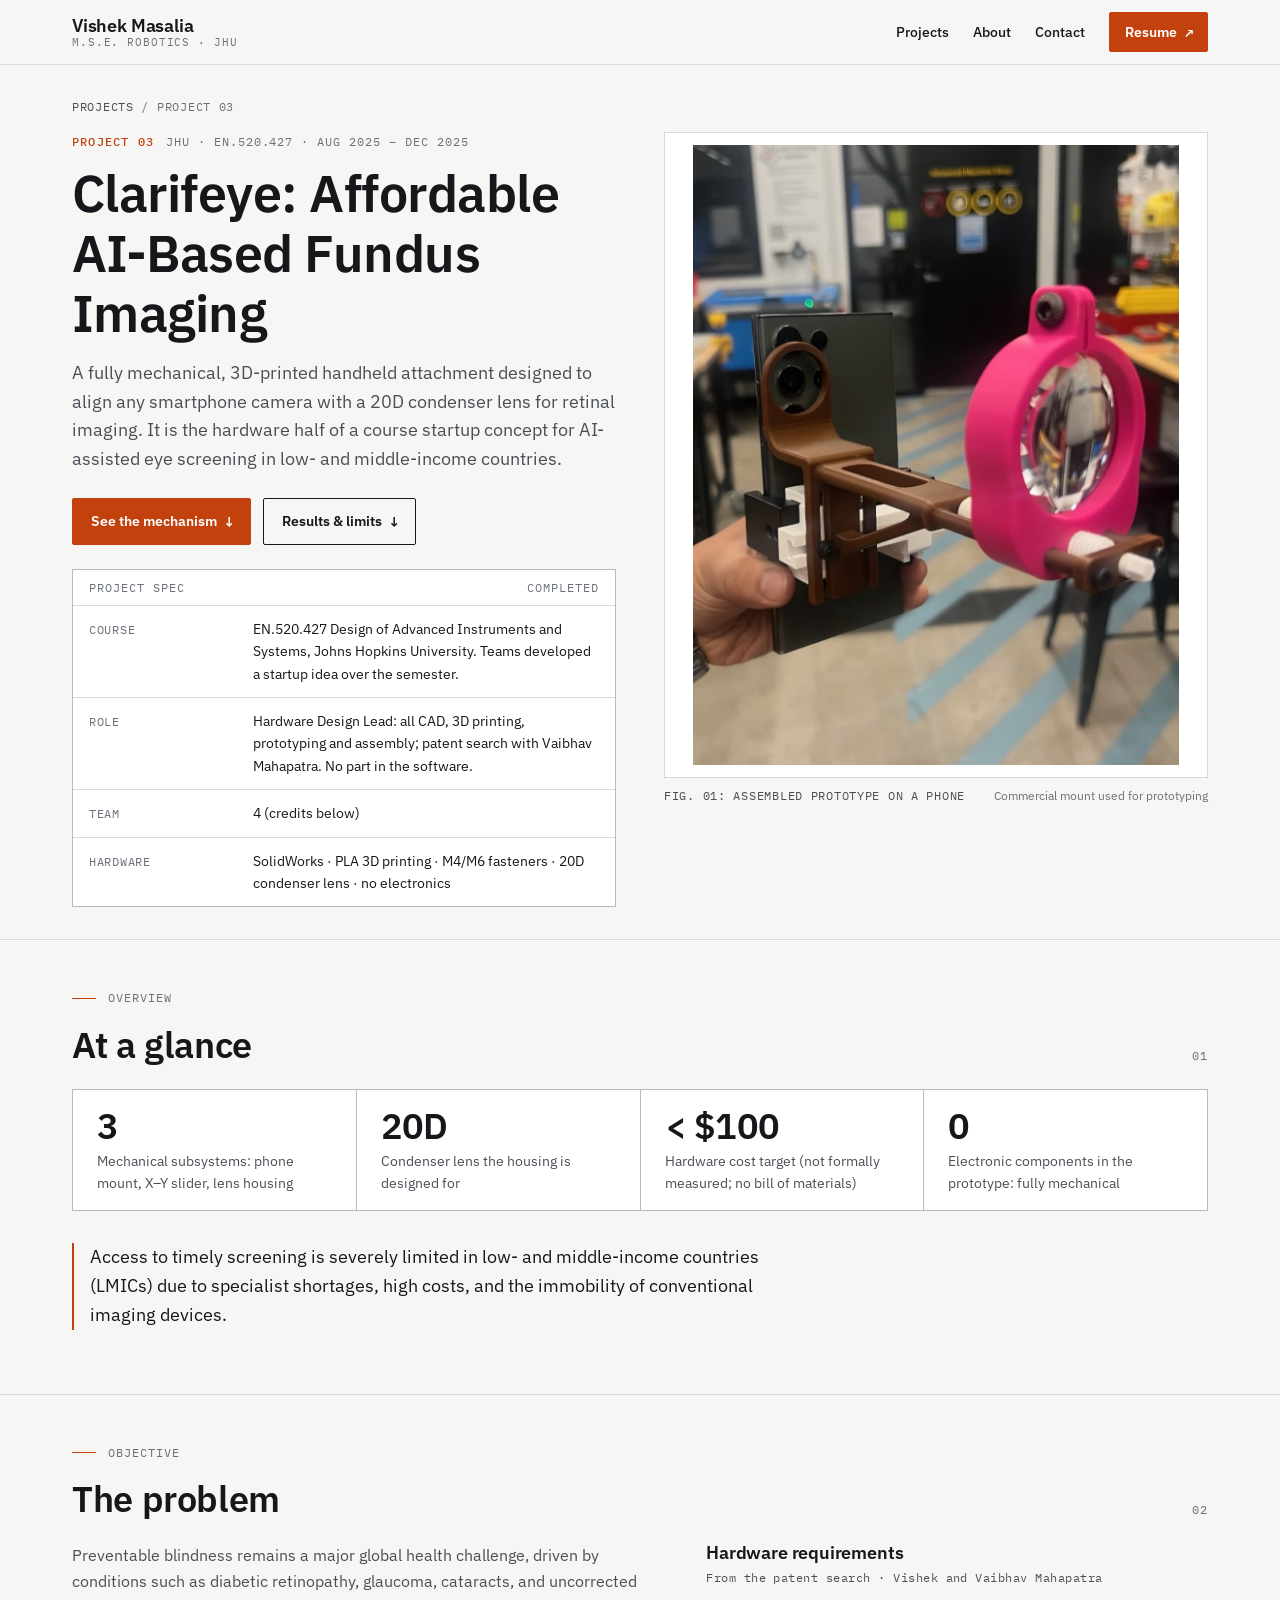
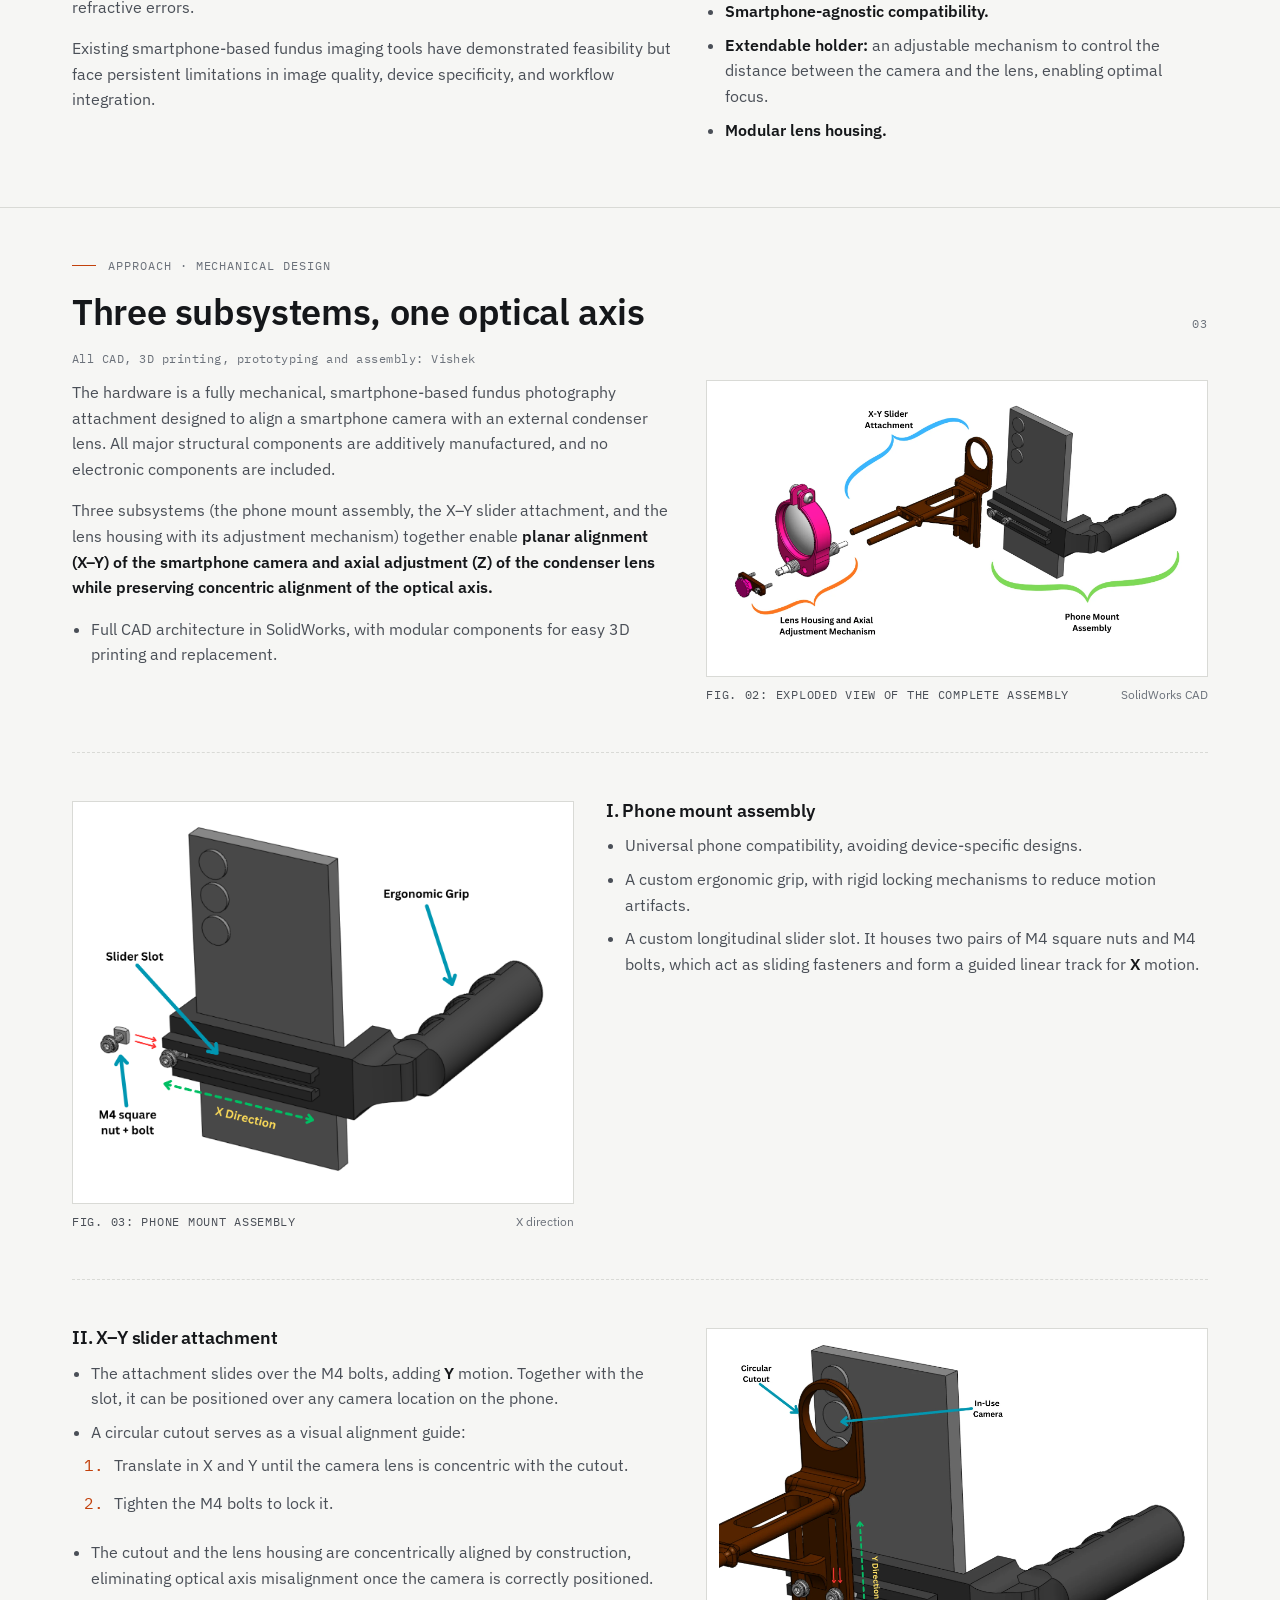
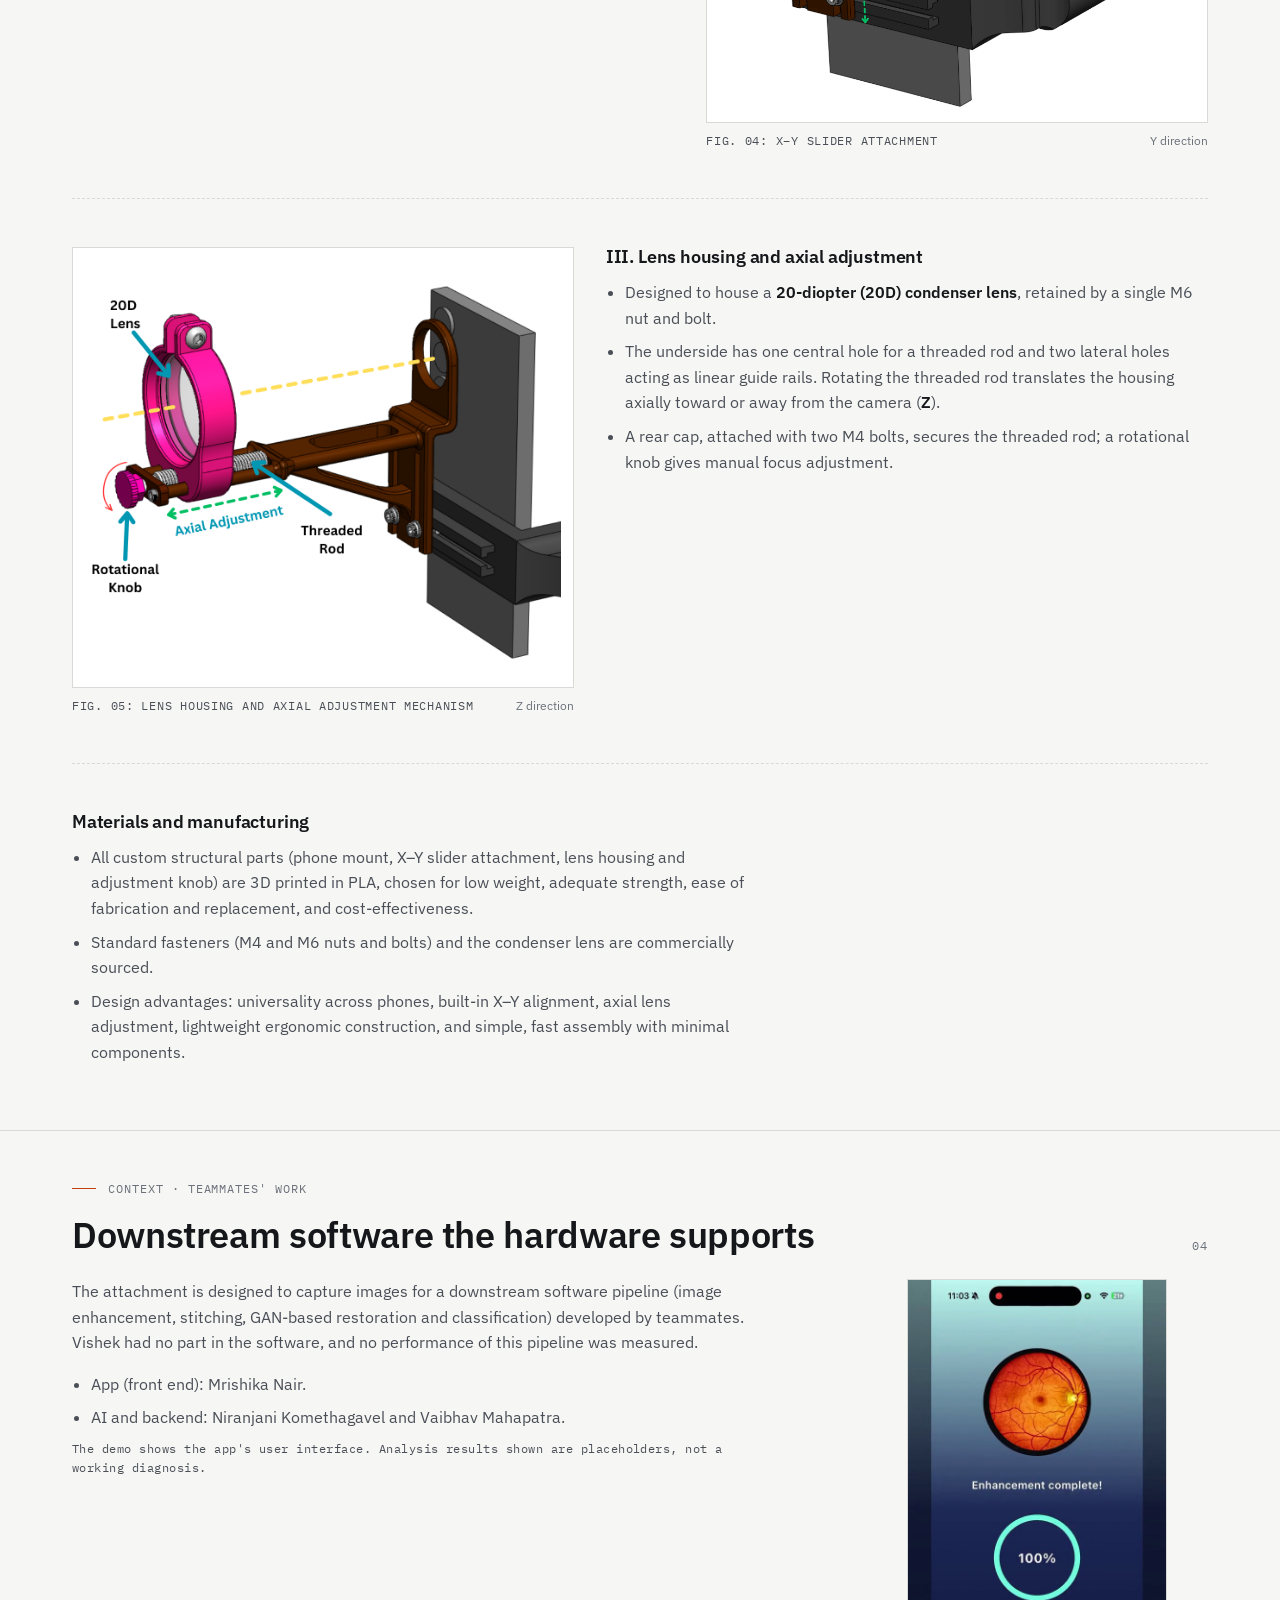
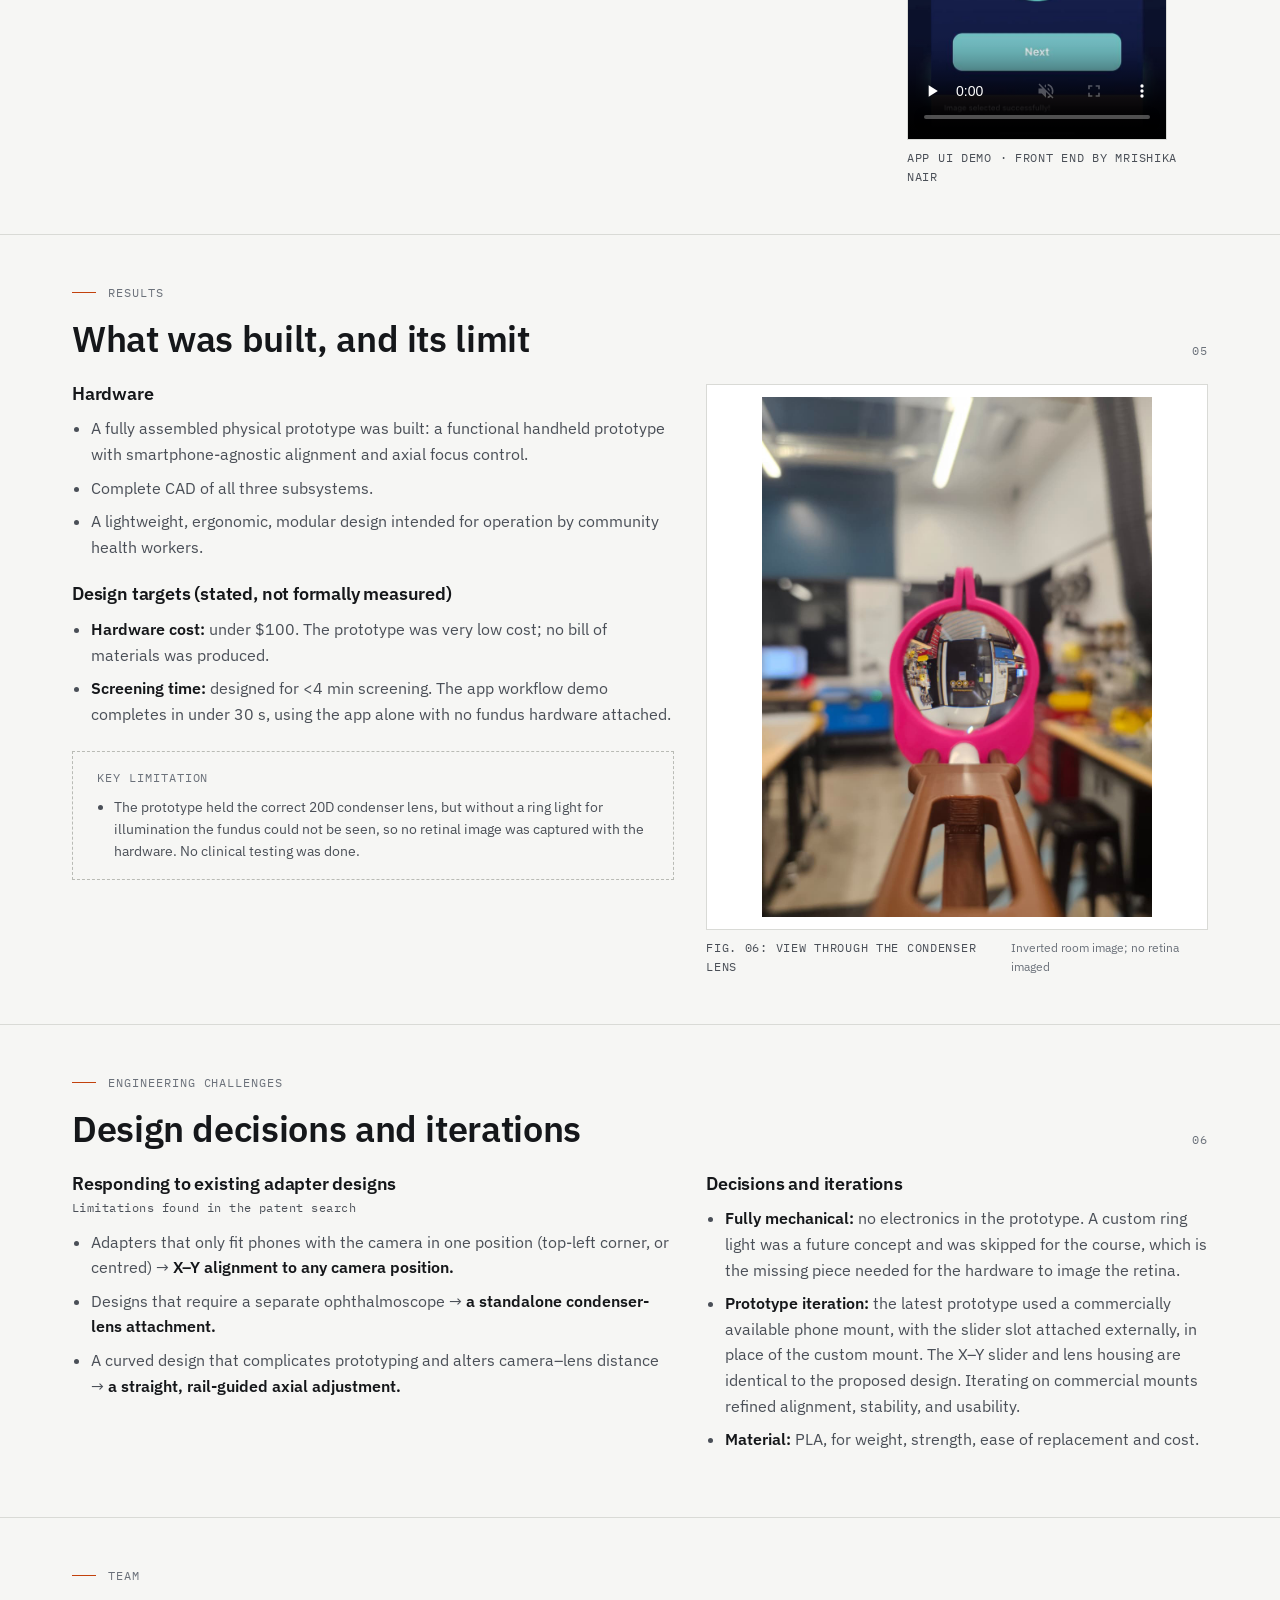
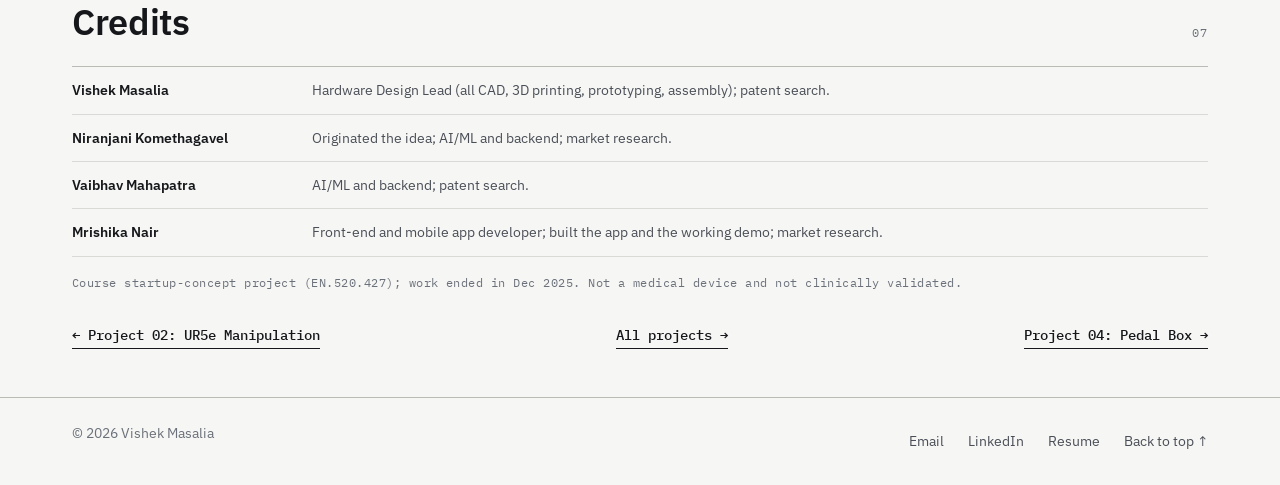
<file: projects/clarifeye.html>
<!DOCTYPE html>
<html lang="en" class="no-js">
<head>
  <meta charset="utf-8">
  <meta name="viewport" content="width=device-width, initial-scale=1">
  <title>Clarifeye: Affordable AI-Based Fundus Imaging | Vishek Masalia</title>
  <meta name="description" content="Case study: a fully mechanical, 3D-printed smartphone attachment with X–Y alignment and threaded axial focus for a 20D condenser lens. Hardware design lead, JHU EN.520.427.">
  <link rel="canonical" href="https://vishekm.github.io/projects/clarifeye.html">
  <meta property="og:type" content="article">
  <meta property="og:title" content="Clarifeye: Affordable AI-Based Fundus Imaging | Vishek Masalia">
  <meta property="og:description" content="A fully mechanical, 3D-printed smartphone attachment that aligns any phone camera with a 20D condenser lens.">
  <meta property="og:url" content="https://vishekm.github.io/projects/clarifeye.html">
  <meta property="og:image" content="https://vishekm.github.io/assets/img/clarifeye/exploded-assembly-cad.png">
  <meta name="twitter:card" content="summary_large_image">
  <link rel="icon" href="../favicon.svg" type="image/svg+xml">
  <link rel="icon" href="../favicon-32.png" sizes="32x32" type="image/png">
  <link rel="apple-touch-icon" href="../apple-touch-icon.png">
  <link rel="preconnect" href="https://fonts.googleapis.com">
  <link rel="preconnect" href="https://fonts.gstatic.com" crossorigin>
  <link rel="stylesheet" href="https://fonts.googleapis.com/css2?family=IBM+Plex+Mono:wght@400;500&family=IBM+Plex+Sans:wght@400;500;600&display=swap">
  <link rel="stylesheet" href="../css/styles.css">
</head>
<body>

<!-- ===================== SHARED: HEADER (start) =====================
     Canonical copy: partials/header.html. Keep identical on every page;
     only the relative path prefix ({{ROOT}}) changes per folder depth.  -->
<a class="skip-link" href="#main">Skip to content</a>
<header class="site-header">
  <div class="container site-header__inner">
    <a class="brand" href="../index.html" aria-label="Vishek Masalia, home">
      <span class="brand__name">Vishek Masalia</span>
      <span class="brand__sub">M.S.E. Robotics · JHU</span>
    </a>
    <button class="nav-toggle" type="button" aria-expanded="false" aria-controls="site-nav">Menu</button>
    <nav class="site-nav" id="site-nav" aria-label="Primary">
      <ul class="site-nav__list">
        <li><a class="site-nav__link" href="../index.html#projects">Projects</a></li>
        <li><a class="site-nav__link" href="../index.html#about">About</a></li>
        <li><a class="site-nav__link" href="../index.html#contact">Contact</a></li>
        <li><a class="btn btn--primary" href="../docs/resume/MasterResumeOct26.pdf" target="_blank" rel="noopener">Resume <span class="arrow" aria-hidden="true">↗</span></a></li>
      </ul>
    </nav>
  </div>
</header>
<!-- ===================== SHARED: HEADER (end) ===================== -->

<main id="main">

  <!-- ============ HERO ============ -->
  <section class="cs-hero" aria-labelledby="cs-title">
    <div class="container">
      <p class="breadcrumb"><a href="../index.html#projects">Projects</a> / Project 03</p>
      <div class="cs-hero__grid">
        <div>
          <div class="project-card__label">
            <span class="project-card__num">PROJECT 03</span>
            <span class="label">JHU · EN.520.427 · Aug 2025 – Dec 2025</span>
          </div>
          <h1 class="cs-hero__title" id="cs-title">Clarifeye: Affordable AI-Based Fundus Imaging</h1>
          <p class="cs-hero__summary">A fully mechanical, 3D-printed handheld attachment designed to align any smartphone camera with a 20D condenser lens for retinal imaging. It is the hardware half of a course startup concept for AI-assisted eye screening in low- and middle-income countries.</p>
          <div class="cs-hero__actions">
            <a class="btn btn--primary" href="#design">See the mechanism <span class="arrow" aria-hidden="true">↓</span></a>
            <a class="btn btn--ghost" href="#results">Results &amp; limits <span class="arrow" aria-hidden="true">↓</span></a>
          </div>
          <aside class="spec" aria-label="Project summary">
            <div class="spec__head"><span class="label">Project spec</span><span class="label">Completed</span></div>
            <dl class="spec__rows">
              <div class="spec__row"><dt>Course</dt><dd>EN.520.427 Design of Advanced Instruments and Systems, Johns Hopkins University. Teams developed a startup idea over the semester.</dd></div>
              <div class="spec__row"><dt>Role</dt><dd>Hardware Design Lead: all CAD, 3D printing, prototyping and assembly; patent search with Vaibhav Mahapatra. No part in the software.</dd></div>
              <div class="spec__row"><dt>Team</dt><dd>4 (credits below)</dd></div>
              <div class="spec__row"><dt>Hardware</dt><dd>SolidWorks · PLA 3D printing · M4/M6 fasteners · 20D condenser lens · no electronics</dd></div>
            </dl>
          </aside>
        </div>
        <figure class="cs-fig">
          <div class="cs-fig__frame">
            <!-- SOURCE 1003x1280 px, appears AI-upscaled (no original exists, content file line 134). Shown at ~520 px wide; never upscaled. -->
            <img src="../assets/img/clarifeye/prototype-on-phone.jpg" width="1003" height="1280" style="max-height:620px;width:auto;" alt="Hand holding a smartphone fitted with the 3D-printed prototype: a brown X–Y slider over the camera and a pink lens housing holding the condenser lens, on a commercial phone mount.">
          </div>
          <figcaption><span class="fig-label">Fig. 01: Assembled prototype on a phone</span><span>Commercial mount used for prototyping</span></figcaption>
        </figure>
      </div>
    </div>
  </section>

  <!-- ============ OVERVIEW ============ -->
  <section class="cs-section" id="overview" aria-labelledby="overview-title">
    <div class="container">
      <div class="cs-section__head"><div><p class="eyebrow">Overview</p><h2 id="overview-title">At a glance</h2></div><span class="section__index">01</span></div>
      <div class="stats">
        <div class="stat"><span class="stat__value">3</span><span class="stat__label">Mechanical subsystems: phone mount, X–Y slider, lens housing</span></div>
        <div class="stat"><span class="stat__value">20D</span><span class="stat__label">Condenser lens the housing is designed for</span></div>
        <div class="stat"><span class="stat__value">&lt; $100</span><span class="stat__label">Hardware cost target (not formally measured; no bill of materials)</span></div>
        <div class="stat"><span class="stat__value">0</span><span class="stat__label">Electronic components in the prototype: fully mechanical</span></div>
      </div>
      <p class="cs-quote">Access to timely screening is severely limited in low- and middle-income countries (LMICs) due to specialist shortages, high costs, and the immobility of conventional imaging devices.</p>
    </div>
  </section>

  <!-- ============ OBJECTIVE ============ -->
  <section class="cs-section" id="objective" aria-labelledby="objective-title">
    <div class="container">
      <div class="cs-section__head"><div><p class="eyebrow">Objective</p><h2 id="objective-title">The problem</h2></div><span class="section__index">02</span></div>
      <div class="cs-split">
        <div class="cs-prose">
          <p>Preventable blindness remains a major global health challenge, driven by conditions such as diabetic retinopathy, glaucoma, cataracts, and uncorrected refractive errors.</p>
          <p>Existing smartphone-based fundus imaging tools have demonstrated feasibility but face persistent limitations in image quality, device specificity, and workflow integration.</p>
        </div>
        <div class="cs-prose">
          <h3>Hardware requirements</h3>
          <p class="cs-owner">From the patent search · Vishek and Vaibhav Mahapatra</p>
          <ul>
            <li><strong>Smartphone-agnostic compatibility.</strong></li>
            <li><strong>Extendable holder:</strong> an adjustable mechanism to control the distance between the camera and the lens, enabling optimal focus.</li>
            <li><strong>Modular lens housing.</strong></li>
          </ul>
        </div>
      </div>
    </div>
  </section>

  <!-- ============ MECHANICAL DESIGN (Vishek) ============ -->
  <section class="cs-section" id="design" aria-labelledby="design-title">
    <div class="container">
      <div class="cs-section__head"><div><p class="eyebrow">Approach · Mechanical design</p><h2 id="design-title">Three subsystems, one optical axis</h2></div><span class="section__index">03</span></div>
      <p class="cs-owner">All CAD, 3D printing, prototyping and assembly: Vishek</p>

      <div class="cs-split">
        <div class="cs-prose">
          <p>The hardware is a fully mechanical, smartphone-based fundus photography attachment designed to align a smartphone camera with an external condenser lens. All major structural components are additively manufactured, and no electronic components are included.</p>
          <p>Three subsystems (the phone mount assembly, the X–Y slider attachment, and the lens housing with its adjustment mechanism) together enable <strong>planar alignment (X–Y) of the smartphone camera and axial adjustment (Z) of the condenser lens while preserving concentric alignment of the optical axis.</strong></p>
          <ul>
            <li>Full CAD architecture in SolidWorks, with modular components for easy 3D printing and replacement.</li>
          </ul>
        </div>
        <figure class="cs-fig">
          <div class="cs-fig__frame"><picture><source srcset="../assets/img/clarifeye/exploded-assembly-cad-opt.webp" type="image/webp"><img src="../assets/img/clarifeye/exploded-assembly-cad.png" width="1760" height="1001" loading="lazy" alt="Exploded CAD view of the full assembly with labels: lens housing and axial adjustment mechanism (pink), X–Y slider attachment (brown), phone mount assembly (dark grey, with grip)."></picture></div>
          <figcaption><span class="fig-label">Fig. 02: Exploded view of the complete assembly</span><span>SolidWorks CAD</span></figcaption>
        </figure>
      </div>

      <div class="cs-split cs-split--flip">
        <div class="cs-prose">
          <h3>I. Phone mount assembly</h3>
          <ul>
            <li>Universal phone compatibility, avoiding device-specific designs.</li>
            <li>A custom ergonomic grip, with rigid locking mechanisms to reduce motion artifacts.</li>
            <li>A custom longitudinal slider slot. It houses two pairs of M4 square nuts and M4 bolts, which act as sliding fasteners and form a guided linear track for <strong>X</strong> motion.</li>
          </ul>
        </div>
        <figure class="cs-fig">
          <div class="cs-fig__frame"><img src="../assets/img/clarifeye/phone-mount-cad-annotated.png" width="1284" height="1017" loading="lazy" alt="Phone mount CAD labelled: slider slot, ergonomic grip, M4 square nut and bolt, with an X-direction arrow."></div>
          <figcaption><span class="fig-label">Fig. 03: Phone mount assembly</span><span>X direction</span></figcaption>
        </figure>
      </div>

      <div class="cs-split">
        <div class="cs-prose">
          <h3>II. X–Y slider attachment</h3>
          <ul>
            <li>The attachment slides over the M4 bolts, adding <strong>Y</strong> motion. Together with the slot, it can be positioned over any camera location on the phone.</li>
            <li>A circular cutout serves as a visual alignment guide:
              <ol class="cs-steps" style="margin-top: var(--sp-2);">
                <li>Translate in X and Y until the camera lens is concentric with the cutout.</li>
                <li>Tighten the M4 bolts to lock it.</li>
              </ol>
            </li>
            <li>The cutout and the lens housing are concentrically aligned by construction, eliminating optical axis misalignment once the camera is correctly positioned.</li>
          </ul>
        </div>
        <figure class="cs-fig">
          <div class="cs-fig__frame"><picture><source srcset="../assets/img/clarifeye/xy-slider-cad-annotated-opt.webp" type="image/webp"><img src="../assets/img/clarifeye/xy-slider-cad-annotated.png" width="1849" height="1435" loading="lazy" alt="X–Y slider attachment CAD labelled: circular cutout and in-use camera, with a Y-direction arrow."></picture></div>
          <figcaption><span class="fig-label">Fig. 04: X–Y slider attachment</span><span>Y direction</span></figcaption>
        </figure>
      </div>

      <div class="cs-split cs-split--flip">
        <div class="cs-prose">
          <h3>III. Lens housing and axial adjustment</h3>
          <ul>
            <li>Designed to house a <strong>20-diopter (20D) condenser lens</strong>, retained by a single M6 nut and bolt.</li>
            <li>The underside has one central hole for a threaded rod and two lateral holes acting as linear guide rails. Rotating the threaded rod translates the housing axially toward or away from the camera (<strong>Z</strong>).</li>
            <li>A rear cap, attached with two M4 bolts, secures the threaded rod; a rotational knob gives manual focus adjustment.</li>
          </ul>
        </div>
        <figure class="cs-fig">
          <div class="cs-fig__frame"><img src="../assets/img/clarifeye/lens-housing-cad-annotated.png" width="1104" height="962" loading="lazy" alt="Lens housing CAD labelled: 20D lens, threaded rod, rotational knob and axial adjustment, with a dashed optical axis."></div>
          <figcaption><span class="fig-label">Fig. 05: Lens housing and axial adjustment mechanism</span><span>Z direction</span></figcaption>
        </figure>
      </div>

      <div class="cs-split" style="grid-template-columns: 1fr;">
        <div class="cs-prose">
          <h3>Materials and manufacturing</h3>
          <ul>
            <li>All custom structural parts (phone mount, X–Y slider attachment, lens housing and adjustment knob) are 3D printed in PLA, chosen for low weight, adequate strength, ease of fabrication and replacement, and cost-effectiveness.</li>
            <li>Standard fasteners (M4 and M6 nuts and bolts) and the condenser lens are commercially sourced.</li>
            <li>Design advantages: universality across phones, built-in X–Y alignment, axial lens adjustment, lightweight ergonomic construction, and simple, fast assembly with minimal components.</li>
          </ul>
        </div>
      </div>
    </div>
  </section>

  <!-- ============ DOWNSTREAM SOFTWARE (teammates; context only) ============ -->
  <section class="cs-section" id="software" aria-labelledby="software-title">
    <div class="container">
      <div class="cs-section__head"><div><p class="eyebrow">Context · Teammates' work</p><h2 id="software-title">Downstream software the hardware supports</h2></div><span class="section__index">04</span></div>
      <div class="cs-split cs-split--narrow-fig">
        <div class="cs-prose">
          <p>The attachment is designed to capture images for a downstream software pipeline (image enhancement, stitching, GAN-based restoration and classification) developed by teammates. Vishek had no part in the software, and no performance of this pipeline was measured.</p>
          <ul>
            <li>App (front end): Mrishika Nair.</li>
            <li>AI and backend: Niranjani Komethagavel and Vaibhav Mahapatra.</li>
          </ul>
          <p class="cs-owner">The demo shows the app's user interface. Analysis results shown are placeholders, not a working diagnosis.</p>
        </div>
        <figure class="cs-fig">
          <!-- VIDEO: web copy 540x960, 28.9 s, 0.76 MB (source videos/Clarifeye/App_demo.mp4, cropped version). Click to play; not autoplayed because it is teammates' work and context only. -->
          <video controls muted playsinline preload="none" width="540" height="960" poster="../assets/img/clarifeye/app-demo-poster.jpg" style="width:100%;max-width:260px;height:auto;border:1px solid var(--c-rule);background:#000;" aria-label="Screen recording of the teammates' app: login, image upload, enhancement and an analysis summary screen with placeholder results.">
            <source src="../assets/video/clarifeye-app-demo.mp4" type="video/mp4">
          </video>
          <figcaption><span class="fig-label">App UI demo · front end by Mrishika Nair</span></figcaption>
        </figure>
      </div>
    </div>
  </section>

  <!-- ============ RESULTS ============ -->
  <section class="cs-section" id="results" aria-labelledby="results-title">
    <div class="container">
      <div class="cs-section__head"><div><p class="eyebrow">Results</p><h2 id="results-title">What was built, and its limit</h2></div><span class="section__index">05</span></div>
      <div class="cs-split">
        <div class="cs-prose">
          <h3>Hardware</h3>
          <ul>
            <li>A fully assembled physical prototype was built: a functional handheld prototype with smartphone-agnostic alignment and axial focus control.</li>
            <li>Complete CAD of all three subsystems.</li>
            <li>A lightweight, ergonomic, modular design intended for operation by community health workers.</li>
          </ul>
          <h3>Design targets (stated, not formally measured)</h3>
          <ul>
            <li><strong>Hardware cost:</strong> under $100. The prototype was very low cost; no bill of materials was produced.</li>
            <li><strong>Screening time:</strong> designed for &lt;4 min screening. The app workflow demo completes in under 30 s, using the app alone with no fundus hardware attached.</li>
          </ul>
          <div class="note-box">
            <span class="label">Key limitation</span>
            <ul>
              <li>The prototype held the correct 20D condenser lens, but without a ring light for illumination the fundus could not be seen, so no retinal image was captured with the hardware. No clinical testing was done.</li>
            </ul>
          </div>
        </div>
        <figure class="cs-fig">
          <!-- SOURCE 960x1280 px; shown at ~460 px tall. -->
          <div class="cs-fig__frame"><img src="../assets/img/clarifeye/view-through-lens.jpg" width="960" height="1280" loading="lazy" style="max-height:520px;width:auto;" alt="View from behind the brown slider arm through the pink lens housing and condenser lens, showing an inverted image of the room."></div>
          <figcaption><span class="fig-label">Fig. 06: View through the condenser lens</span><span>Inverted room image; no retina imaged</span></figcaption>
        </figure>
      </div>
    </div>
  </section>

  <!-- ============ CHALLENGES ============ -->
  <section class="cs-section" id="challenges" aria-labelledby="challenges-title">
    <div class="container">
      <div class="cs-section__head"><div><p class="eyebrow">Engineering challenges</p><h2 id="challenges-title">Design decisions and iterations</h2></div><span class="section__index">06</span></div>
      <div class="cs-split">
        <div class="cs-prose">
          <h3>Responding to existing adapter designs</h3>
          <p class="cs-owner">Limitations found in the patent search</p>
          <ul>
            <li>Adapters that only fit phones with the camera in one position (top-left corner, or centred) → <strong>X–Y alignment to any camera position.</strong></li>
            <li>Designs that require a separate ophthalmoscope → <strong>a standalone condenser-lens attachment.</strong></li>
            <li>A curved design that complicates prototyping and alters camera–lens distance → <strong>a straight, rail-guided axial adjustment.</strong></li>
          </ul>
        </div>
        <div class="cs-prose">
          <h3>Decisions and iterations</h3>
          <ul>
            <li><strong>Fully mechanical:</strong> no electronics in the prototype. A custom ring light was a future concept and was skipped for the course, which is the missing piece needed for the hardware to image the retina.</li>
            <li><strong>Prototype iteration:</strong> the latest prototype used a commercially available phone mount, with the slider slot attached externally, in place of the custom mount. The X–Y slider and lens housing are identical to the proposed design. Iterating on commercial mounts refined alignment, stability, and usability.</li>
            <li><strong>Material:</strong> PLA, for weight, strength, ease of replacement and cost.</li>
          </ul>
        </div>
      </div>
      <!-- Takeaways: NOT IN SOURCES (content file line 122), so no Takeaways section on this page. -->
    </div>
  </section>

  <!-- ============ CREDITS ============ -->
  <section class="cs-section" id="credits" aria-labelledby="credits-title">
    <div class="container">
      <div class="cs-section__head"><div><p class="eyebrow">Team</p><h2 id="credits-title">Credits</h2></div><span class="section__index">07</span></div>
      <ul class="credits">
        <li><span>Vishek Masalia</span><span>Hardware Design Lead (all CAD, 3D printing, prototyping, assembly); patent search.</span></li>
        <li><span>Niranjani Komethagavel</span><span>Originated the idea; AI/ML and backend; market research.</span></li>
        <li><span>Vaibhav Mahapatra</span><span>AI/ML and backend; patent search.</span></li>
        <li><span>Mrishika Nair</span><span>Front-end and mobile app developer; built the app and the working demo; market research.</span></li>
      </ul>
      <p class="cs-owner" style="margin-top: var(--sp-4);">Course startup-concept project (EN.520.427); work ended in Dec 2025. Not a medical device and not clinically validated.</p>
      <div class="cs-nextprev" style="margin-top: var(--sp-6);">
        <a class="link-arrow" href="ur5e-autonomous-manipulation.html"><span aria-hidden="true">←</span> Project 02: UR5e Manipulation</a>
        <a class="link-arrow" href="../index.html#projects">All projects <span aria-hidden="true">→</span></a>
        <a class="link-arrow" href="adaptable-pedal-box.html">Project 04: Pedal Box <span aria-hidden="true">→</span></a>
      </div>
    </div>
  </section>

</main>

<!-- ===================== SHARED: FOOTER (start) =====================
     Canonical copy: partials/footer.html. Keep identical on every page. -->
<footer class="site-footer">
  <div class="container site-footer__inner">
    <p>© <span data-year>2026</span> Vishek Masalia</p>
    <ul class="site-footer__links">
      <li><a href="mailto:vishekmasalia@gmail.com">Email</a></li>
      <li><a href="https://www.linkedin.com/in/vishekmasalia" target="_blank" rel="noopener">LinkedIn</a></li>
      <li><a href="../docs/resume/MasterResumeOct26.pdf" target="_blank" rel="noopener">Resume</a></li>
      <li><a href="#main">Back to top ↑</a></li>
    </ul>
  </div>
</footer>
<!-- ===================== SHARED: FOOTER (end) ===================== -->

<script src="../js/main.js" defer></script>
</body>
</html>
</file>
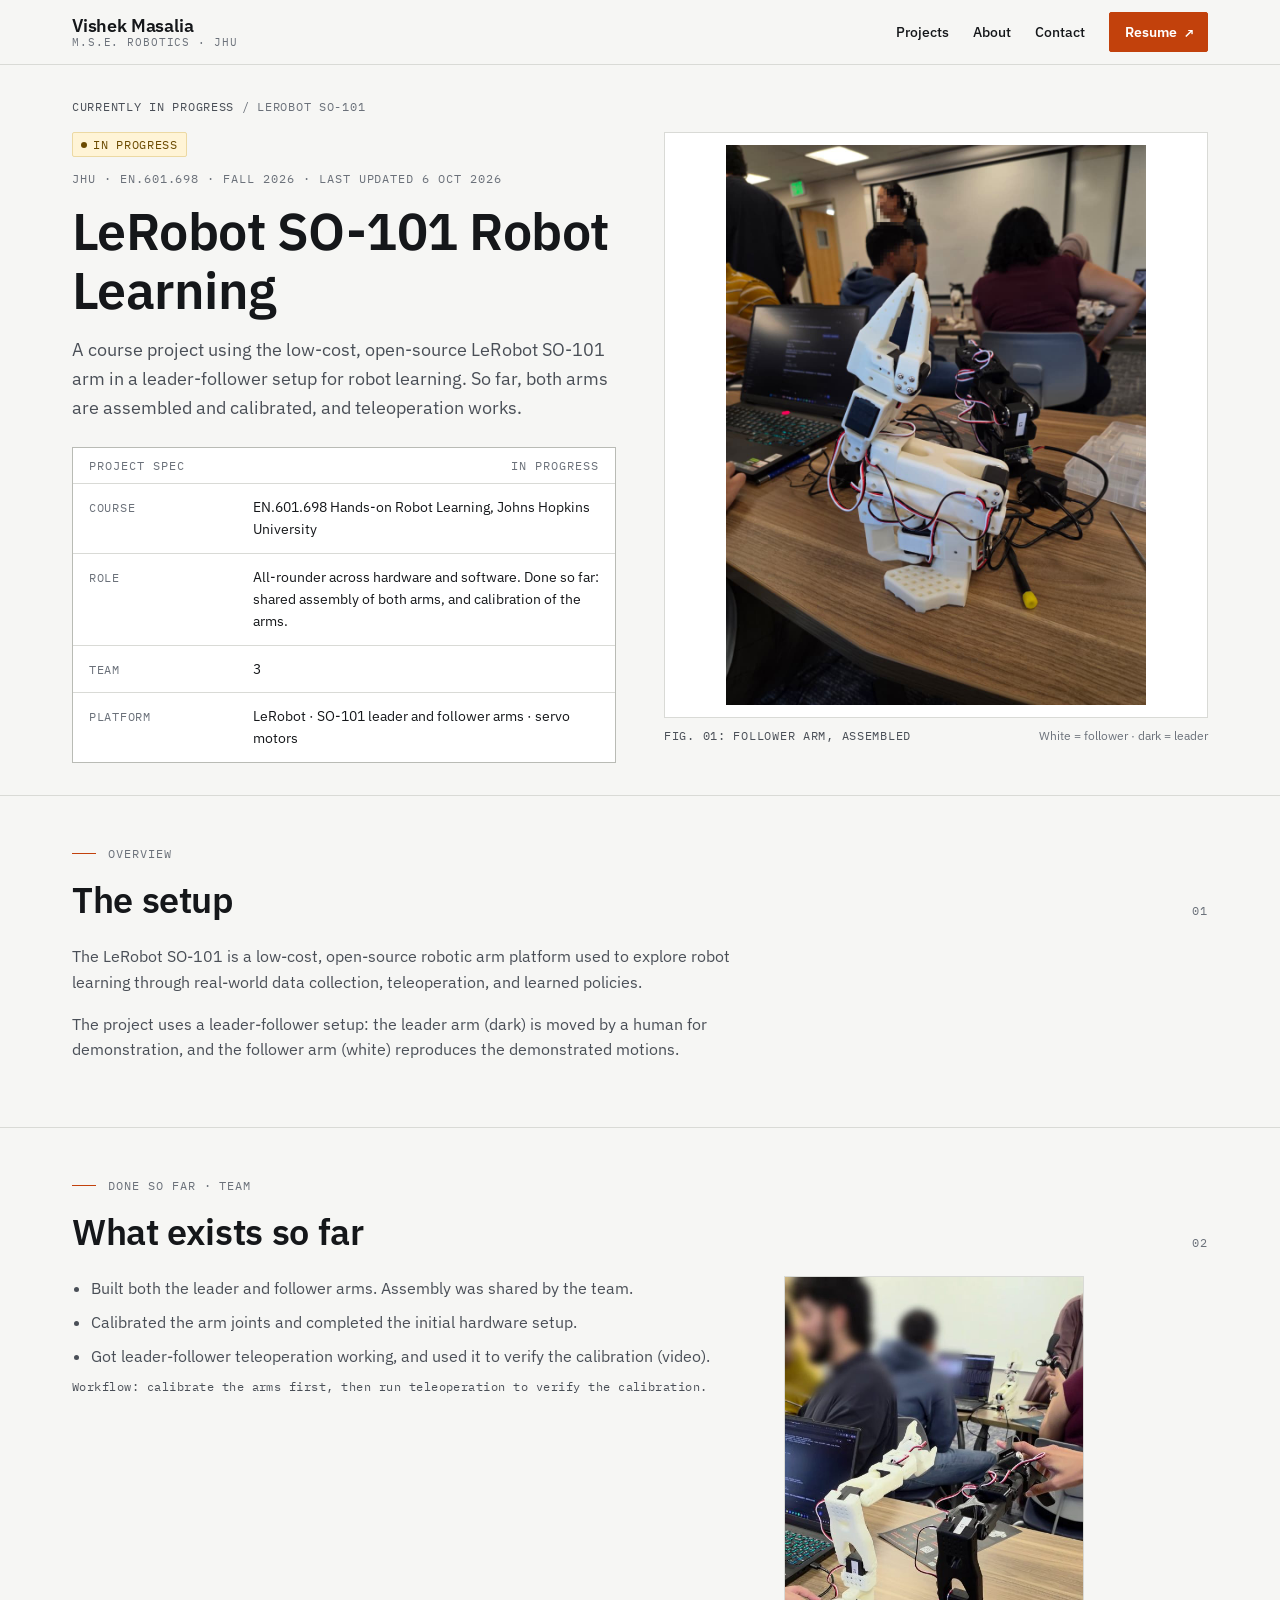
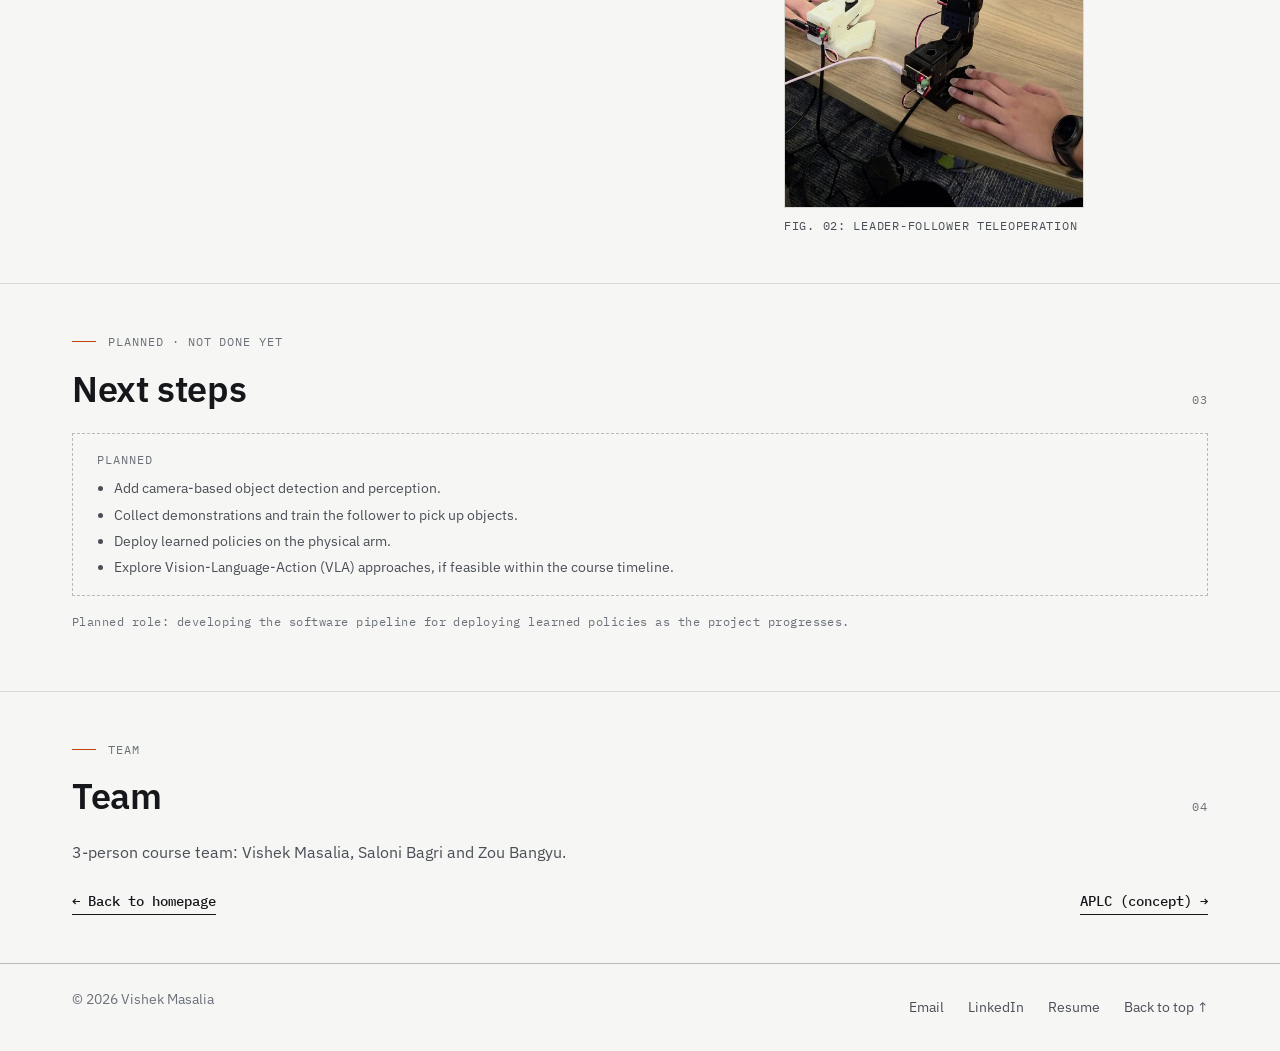
<file: projects/lerobot-so101.html>
<!DOCTYPE html>
<html lang="en" class="no-js">
<head>
  <meta charset="utf-8">
  <meta name="viewport" content="width=device-width, initial-scale=1">
  <title>LeRobot SO-101 Robot Learning | Vishek Masalia</title>
  <meta name="description" content="In-progress JHU course project (EN.601.698): leader-follower LeRobot SO-101 arms for robot learning. Both arms are assembled and calibrated, and teleoperation works.">
  <link rel="canonical" href="https://vishekm.github.io/projects/lerobot-so101.html">
  <meta property="og:type" content="article">
  <meta property="og:title" content="LeRobot SO-101 Robot Learning | Vishek Masalia">
  <meta property="og:description" content="In progress: leader-follower SO-101 arms for robot learning.">
  <meta property="og:url" content="https://vishekm.github.io/projects/lerobot-so101.html">
  <meta property="og:image" content="https://vishekm.github.io/assets/img/home/lerobot-follower-arm-assembled.jpg">
  <meta name="twitter:card" content="summary_large_image">
  <link rel="icon" href="../favicon.svg" type="image/svg+xml">
  <link rel="icon" href="../favicon-32.png" sizes="32x32" type="image/png">
  <link rel="apple-touch-icon" href="../apple-touch-icon.png">
  <link rel="preconnect" href="https://fonts.googleapis.com">
  <link rel="preconnect" href="https://fonts.gstatic.com" crossorigin>
  <link rel="stylesheet" href="https://fonts.googleapis.com/css2?family=IBM+Plex+Mono:wght@400;500&family=IBM+Plex+Sans:wght@400;500;600&display=swap">
  <link rel="stylesheet" href="../css/styles.css">
</head>
<body>

<!-- ===================== SHARED: HEADER (start) =====================
     Canonical copy: partials/header.html. Keep identical on every page;
     only the relative path prefix ({{ROOT}}) changes per folder depth.  -->
<a class="skip-link" href="#main">Skip to content</a>
<header class="site-header">
  <div class="container site-header__inner">
    <a class="brand" href="../index.html" aria-label="Vishek Masalia, home">
      <span class="brand__name">Vishek Masalia</span>
      <span class="brand__sub">M.S.E. Robotics · JHU</span>
    </a>
    <button class="nav-toggle" type="button" aria-expanded="false" aria-controls="site-nav">Menu</button>
    <nav class="site-nav" id="site-nav" aria-label="Primary">
      <ul class="site-nav__list">
        <li><a class="site-nav__link" href="../index.html#projects">Projects</a></li>
        <li><a class="site-nav__link" href="../index.html#about">About</a></li>
        <li><a class="site-nav__link" href="../index.html#contact">Contact</a></li>
        <li><a class="btn btn--primary" href="../docs/resume/MasterResumeOct26.pdf" target="_blank" rel="noopener">Resume <span class="arrow" aria-hidden="true">↗</span></a></li>
      </ul>
    </nav>
  </div>
</header>
<!-- ===================== SHARED: HEADER (end) ===================== -->

<main id="main">

  <!-- ============ HERO ============ -->
  <section class="cs-hero" aria-labelledby="cs-title">
    <div class="container">
      <p class="breadcrumb"><a href="../index.html#current">Currently in progress</a> / LeRobot SO-101</p>
      <div class="cs-hero__grid">
        <div>
          <div class="current__meta"><span class="status">In progress</span><span class="label">JHU · EN.601.698 · Fall 2026 · Last updated 6 Oct 2026</span></div>
          <h1 class="cs-hero__title" id="cs-title">LeRobot SO-101 Robot Learning</h1>
          <p class="cs-hero__summary">A course project using the low-cost, open-source LeRobot SO-101 arm in a leader-follower setup for robot learning. So far, both arms are assembled and calibrated, and teleoperation works.</p>
          <aside class="spec" aria-label="Project summary">
            <div class="spec__head"><span class="label">Project spec</span><span class="label">In progress</span></div>
            <dl class="spec__rows">
              <div class="spec__row"><dt>Course</dt><dd>EN.601.698 Hands-on Robot Learning, Johns Hopkins University</dd></div>
              <div class="spec__row"><dt>Role</dt><dd>All-rounder across hardware and software. Done so far: shared assembly of both arms, and calibration of the arms.</dd></div>
              <div class="spec__row"><dt>Team</dt><dd>3</dd></div>
              <div class="spec__row"><dt>Platform</dt><dd>LeRobot · SO-101 leader and follower arms · servo motors</dd></div>
            </dl>
          </aside>
        </div>
        <figure class="cs-fig">
          <!-- SOURCE 960x1280 px (assets/img/home/lerobot-follower-arm-assembled.jpg); shown at up to 560 px tall. Background faces already pixelated. -->
          <div class="cs-fig__frame"><img src="../assets/img/home/lerobot-follower-arm-assembled.jpg" width="960" height="1280" style="max-height:560px;width:auto;" alt="The assembled white SO-101 follower arm, folded, on a classroom table, with the dark leader arm behind it."></div>
          <figcaption><span class="fig-label">Fig. 01: Follower arm, assembled</span><span>White = follower · dark = leader</span></figcaption>
        </figure>
      </div>
    </div>
  </section>

  <!-- ============ OVERVIEW ============ -->
  <section class="cs-section" id="overview" aria-labelledby="overview-title">
    <div class="container">
      <div class="cs-section__head"><div><p class="eyebrow">Overview</p><h2 id="overview-title">The setup</h2></div><span class="section__index">01</span></div>
      <div class="cs-prose">
        <p>The LeRobot SO-101 is a low-cost, open-source robotic arm platform used to explore robot learning through real-world data collection, teleoperation, and learned policies.</p>
        <p>The project uses a leader-follower setup: the leader arm (dark) is moved by a human for demonstration, and the follower arm (white) reproduces the demonstrated motions.</p>
      </div>
    </div>
  </section>

  <!-- ============ DONE SO FAR ============ -->
  <section class="cs-section" id="done" aria-labelledby="done-title">
    <div class="container">
      <div class="cs-section__head"><div><p class="eyebrow">Done so far · team</p><h2 id="done-title">What exists so far</h2></div><span class="section__index">02</span></div>
      <div class="cs-shorts">
        <div class="cs-prose" style="flex: 1 1 380px;">
          <ul>
            <li>Built both the leader and follower arms. Assembly was shared by the team.</li>
            <li>Calibrated the arm joints and completed the initial hardware setup.</li>
            <li>Got leader-follower teleoperation working, and used it to verify the calibration (video).</li>
          </ul>
          <p class="cs-owner">Workflow: calibrate the arms first, then run teleoperation to verify the calibration.</p>
        </div>
        <figure class="cs-fig" style="width: 300px;">
          <!-- VIDEO: web copy assets/video/lerobot-teleop.mp4, 540x960, 8.2 s, 0.83 MB (source videos/LeRobot_SO_101_arm/LeRobot_SO_101_arm_calibration.mp4, 1080x1920, 20.8 MB, untouched).
               Autoplay, muted, looped; js/main.js shows controls instead for prefers-reduced-motion. -->
          <video autoplay muted loop playsinline preload="metadata" width="540" height="960" poster="../assets/img/home/lerobot-teleop-poster.jpg" style="width:100%;height:auto;border:1px solid var(--c-rule);background:#000;" aria-label="Leader-follower teleoperation: a hand moves the dark leader arm and the white follower arm copies it.">
            <source src="../assets/video/lerobot-teleop.mp4" type="video/mp4">
          </video>
          <figcaption><span class="fig-label">Fig. 02: Leader-follower teleoperation</span></figcaption>
        </figure>
      </div>
    </div>
  </section>

  <!-- ============ PLANNED (not done) ============ -->
  <section class="cs-section" id="planned" aria-labelledby="planned-title">
    <div class="container">
      <div class="cs-section__head"><div><p class="eyebrow">Planned · not done yet</p><h2 id="planned-title">Next steps</h2></div><span class="section__index">03</span></div>
      <div class="note-box" style="margin-top:0;">
        <span class="label">Planned</span>
        <ul>
          <li>Add camera-based object detection and perception.</li>
          <li>Collect demonstrations and train the follower to pick up objects.</li>
          <li>Deploy learned policies on the physical arm.</li>
          <li>Explore Vision-Language-Action (VLA) approaches, if feasible within the course timeline.</li>
        </ul>
      </div>
      <p class="cs-owner" style="margin-top: var(--sp-4);">Planned role: developing the software pipeline for deploying learned policies as the project progresses.</p>
    </div>
  </section>

  <!-- ============ LINKS / TEAM ============ -->
  <section class="cs-section" id="credits" aria-labelledby="credits-title">
    <div class="container">
      <div class="cs-section__head"><div><p class="eyebrow">Team</p><h2 id="credits-title">Team</h2></div><span class="section__index">04</span></div>
      <p class="cs-prose">3-person course team: Vishek Masalia, Saloni Bagri and Zou Bangyu.</p>
      <!-- No external links exist for this project (content file line 55). Per-person credits beyond the above are deferred (line 6). -->
      <div class="cs-nextprev" style="margin-top: var(--sp-5);">
        <a class="link-arrow" href="../index.html#current"><span aria-hidden="true">←</span> Back to homepage</a>
        <a class="link-arrow" href="aplc.html">APLC (concept) <span aria-hidden="true">→</span></a>
      </div>
    </div>
  </section>

</main>

<!-- ===================== SHARED: FOOTER (start) =====================
     Canonical copy: partials/footer.html. Keep identical on every page. -->
<footer class="site-footer">
  <div class="container site-footer__inner">
    <p>© <span data-year>2026</span> Vishek Masalia</p>
    <ul class="site-footer__links">
      <li><a href="mailto:vishekmasalia@gmail.com">Email</a></li>
      <li><a href="https://www.linkedin.com/in/vishekmasalia" target="_blank" rel="noopener">LinkedIn</a></li>
      <li><a href="../docs/resume/MasterResumeOct26.pdf" target="_blank" rel="noopener">Resume</a></li>
      <li><a href="#main">Back to top ↑</a></li>
    </ul>
  </div>
</footer>
<!-- ===================== SHARED: FOOTER (end) ===================== -->

<script src="../js/main.js" defer></script>
</body>
</html>
</file>
<file: css/styles.css>
/* ==========================================================================
   Vishek Masalia: portfolio design system
   Shared by every page. Design tokens live in :root.
   Direction (CLAUDE.md): precise, engineered, neutral base, one flat accent,
   thin rules, figure labels, spec-sheet captions. No gradients/glows/blobs.
   NOTE: built in Stage 2 from CLAUDE.md because the referenced approved
   style-guide.html / css / js were not present in the repo. Pending approval.
   ========================================================================== */

/* ---------- 1. Tokens ---------- */
:root {
  /* Neutral base */
  --c-bg: #f6f6f4;
  --c-surface: #ffffff;
  --c-ink: #15171a;          /* primary text */
  --c-ink-2: #4a4f57;        /* secondary text  (7.9:1 on bg) */
  --c-ink-3: #6b717a;        /* captions/meta   (4.8:1 on bg) */
  --c-rule: #d9dad6;         /* hairlines */
  --c-rule-strong: #b9bbb5;
  --c-plate: #ecedea;        /* image plates */

  /* Single accent (flat) */
  --c-accent: #c2410c;       /* 5.2:1 on white */
  --c-accent-ink: #ffffff;
  --c-accent-tint: #fbeee7;

  /* Status */
  --c-status-bg: #fff4d6;
  --c-status-ink: #6b4a00;

  /* Type */
  --font-sans: "IBM Plex Sans", system-ui, -apple-system, "Segoe UI", Roboto, Arial, sans-serif;
  --font-mono: "IBM Plex Mono", ui-monospace, "SFMono-Regular", Consolas, monospace;
  --fs-xs: 0.75rem;
  --fs-sm: 0.875rem;
  --fs-base: 1rem;
  --fs-md: 1.125rem;
  --fs-lg: 1.375rem;
  --fs-xl: clamp(1.6rem, 1.2rem + 1.4vw, 2.25rem);
  --fs-xxl: clamp(2rem, 1.4rem + 2.4vw, 3.25rem);
  --lh-tight: 1.15;
  --lh-body: 1.6;

  /* Space & layout */
  --sp-1: 0.25rem; --sp-2: 0.5rem; --sp-3: 0.75rem; --sp-4: 1rem;
  --sp-5: 1.5rem;  --sp-6: 2rem;   --sp-7: 3rem;    --sp-8: 4.5rem;
  --container: 1200px;
  --gutter: clamp(1rem, 0.5rem + 2vw, 2rem);
  --header-h: 64px;
  --radius: 2px;

  --ease: cubic-bezier(.2,.6,.2,1);
  --dur: 220ms;
}

/* ---------- 2. Base ---------- */
*, *::before, *::after { box-sizing: border-box; }
html { scroll-behavior: smooth; scroll-padding-top: calc(var(--header-h) + 12px); -webkit-text-size-adjust: 100%; }
body {
  margin: 0;
  background: var(--c-bg);
  color: var(--c-ink);
  font-family: var(--font-sans);
  font-size: var(--fs-base);
  line-height: var(--lh-body);
  text-rendering: optimizeLegibility;
}
img, svg, video { display: block; max-width: 100%; height: auto; }
h1, h2, h3, h4 { margin: 0; line-height: var(--lh-tight); font-weight: 600; letter-spacing: -0.01em; }
p { margin: 0 0 var(--sp-4); }
ul { margin: 0; padding: 0; }
a { color: inherit; text-decoration-thickness: 1px; text-underline-offset: 3px; }
a:hover { color: var(--c-accent); }
:focus-visible { outline: 2px solid var(--c-accent); outline-offset: 3px; border-radius: var(--radius); }

.skip-link {
  position: absolute; left: var(--sp-4); top: -100px; z-index: 100;
  background: var(--c-ink); color: #fff; padding: var(--sp-2) var(--sp-4); text-decoration: none;
}
.skip-link:focus { top: var(--sp-3); color: #fff; }
.visually-hidden { position: absolute !important; width: 1px; height: 1px; overflow: hidden; clip: rect(0 0 0 0); white-space: nowrap; }

.container { width: 100%; max-width: var(--container); margin-inline: auto; padding-inline: var(--gutter); }

/* ---------- 3. Technical micro-typography ---------- */
.mono, .label, .fig-label, .eyebrow { font-family: var(--font-mono); }
.label, .eyebrow {
  font-size: var(--fs-xs); letter-spacing: 0.08em; text-transform: uppercase; color: var(--c-ink-3);
}
.eyebrow { display: flex; align-items: center; gap: var(--sp-3); }
.eyebrow::before { content: ""; width: 24px; height: 1px; background: var(--c-accent); }
.fig-label { font-size: var(--fs-xs); letter-spacing: 0.06em; text-transform: uppercase; color: var(--c-ink-3); }

.tag-list { display: flex; flex-wrap: wrap; gap: var(--sp-2); list-style: none; }
.tag {
  font-family: var(--font-mono); font-size: var(--fs-xs); color: var(--c-ink-2);
  border: 1px solid var(--c-rule-strong); padding: 2px 8px; border-radius: var(--radius); background: var(--c-surface);
}

.status {
  display: inline-flex; align-items: center; gap: 6px;
  font-family: var(--font-mono); font-size: var(--fs-xs); letter-spacing: 0.06em; text-transform: uppercase;
  background: var(--c-status-bg); color: var(--c-status-ink); padding: 2px 8px; border-radius: var(--radius);
  border: 1px solid #ecd9a3;
}
.status::before { content: ""; width: 6px; height: 6px; border-radius: 50%; background: currentColor; }

/* ---------- 4. Buttons & links ---------- */
.btn {
  display: inline-flex; align-items: center; gap: var(--sp-2);
  font-family: var(--font-sans); font-size: var(--fs-sm); font-weight: 600;
  padding: 0.7rem 1.1rem; border-radius: var(--radius); border: 1px solid var(--c-ink);
  text-decoration: none; cursor: pointer;
  transition: background var(--dur) var(--ease), color var(--dur) var(--ease), border-color var(--dur) var(--ease);
}
.btn--primary { background: var(--c-accent); border-color: var(--c-accent); color: var(--c-accent-ink); }
.btn--primary:hover { background: #a3360a; border-color: #a3360a; color: #fff; }
.btn--ghost { background: transparent; color: var(--c-ink); }
.btn--ghost:hover { background: var(--c-ink); color: #fff; }
.btn .arrow { font-family: var(--font-mono); }

.link-arrow {
  font-family: var(--font-mono); font-size: var(--fs-sm); font-weight: 500; text-decoration: none;
  display: inline-flex; gap: var(--sp-2); align-items: center; color: var(--c-ink);
  border-bottom: 1px solid var(--c-ink); padding-bottom: 2px;
}
.link-arrow:hover { color: var(--c-accent); border-color: var(--c-accent); }

/* ---------- 5. Shared header (identical on all pages) ---------- */
.site-header {
  position: sticky; top: 0; z-index: 50;
  background: rgba(246, 246, 244, 0.97);
  border-bottom: 1px solid var(--c-rule);
}
.site-header__inner { display: flex; align-items: center; justify-content: space-between; height: var(--header-h); gap: var(--sp-5); }
.brand { display: flex; flex-direction: column; text-decoration: none; line-height: 1.1; }
.brand__name { font-weight: 600; font-size: var(--fs-md); letter-spacing: -0.01em; }
.brand__sub { font-family: var(--font-mono); font-size: 0.6875rem; letter-spacing: 0.08em; text-transform: uppercase; color: var(--c-ink-3); }
.brand:hover .brand__name { color: var(--c-accent); }

.site-nav__list { display: flex; align-items: center; gap: var(--sp-5); list-style: none; }
.site-nav__link { font-size: var(--fs-sm); font-weight: 500; text-decoration: none; padding: var(--sp-2) 0; border-bottom: 1px solid transparent; }
.site-nav__link:hover, .site-nav__link[aria-current="page"] { color: var(--c-ink); border-bottom-color: var(--c-accent); }
.site-nav .btn { padding: 0.5rem 0.9rem; }

.nav-toggle {
  display: none; background: none; border: 1px solid var(--c-rule-strong); border-radius: var(--radius);
  padding: 0.45rem 0.7rem; font-family: var(--font-mono); font-size: var(--fs-xs); letter-spacing: 0.08em;
  text-transform: uppercase; color: var(--c-ink); cursor: pointer;
}

@media (max-width: 760px) {
  .nav-toggle { display: inline-flex; }
  .site-nav { position: absolute; inset: var(--header-h) 0 auto 0; background: var(--c-bg); border-bottom: 1px solid var(--c-rule); display: none; }
  .site-nav.is-open { display: block; }
  .site-nav__list { flex-direction: column; align-items: stretch; gap: 0; padding: var(--sp-2) var(--gutter) var(--sp-5); }
  .site-nav__list li { border-top: 1px solid var(--c-rule); }
  .site-nav__link { display: block; padding: var(--sp-4) 0; border-bottom: 0; }
  .site-nav__list li:last-child { border-top: 0; padding-top: var(--sp-4); }
  .site-nav .btn { width: 100%; justify-content: center; padding: 0.75rem; }
}

/* ---------- 6. Sections ---------- */
.section { padding-block: var(--sp-8); border-top: 1px solid var(--c-rule); }
.section__head { display: grid; grid-template-columns: 1fr auto; align-items: end; gap: var(--sp-4); margin-bottom: var(--sp-6); }
.section__title { font-size: var(--fs-xl); margin-top: var(--sp-2); }
.section__intro { color: var(--c-ink-2); max-width: 62ch; margin: var(--sp-3) 0 0; }
.section__index { font-family: var(--font-mono); font-size: var(--fs-xs); color: var(--c-ink-3); letter-spacing: 0.08em; }

/* ---------- 7. Hero (compact) ---------- */
.hero { padding-block: var(--sp-5) var(--sp-5); }
.hero__grid { display: grid; grid-template-columns: minmax(0, 7fr) minmax(0, 5fr); gap: var(--sp-7); align-items: end; }
.hero__title { font-size: var(--fs-xxl); margin: var(--sp-3) 0 var(--sp-4); }
.hero__statement { font-size: var(--fs-md); color: var(--c-ink-2); max-width: 58ch; }
.hero__actions { display: flex; flex-wrap: wrap; gap: var(--sp-3); margin-top: var(--sp-5); }
.hero__summary {
  margin-top: var(--sp-5); padding-top: var(--sp-3); border-top: 1px solid var(--c-rule);
  font-family: var(--font-mono); font-size: var(--fs-xs); color: var(--c-ink-2); letter-spacing: 0.02em;
}
.hero__summary .label { margin-right: var(--sp-3); }

.spec { border: 1px solid var(--c-rule-strong); background: var(--c-surface); }
.spec__head { display: flex; justify-content: space-between; padding: var(--sp-2) var(--sp-4); border-bottom: 1px solid var(--c-rule); }
.spec__rows { margin: 0; }
.spec__row { display: grid; grid-template-columns: 9.5rem 1fr; gap: var(--sp-3); padding: var(--sp-3) var(--sp-4); border-bottom: 1px solid var(--c-rule); font-size: var(--fs-sm); }
.spec__row:last-child { border-bottom: 0; }
.spec__row dt { font-family: var(--font-mono); font-size: var(--fs-xs); text-transform: uppercase; letter-spacing: 0.06em; color: var(--c-ink-3); padding-top: 2px; }
.spec__row dd { margin: 0; }

/* ---------- 8. Featured project cards ---------- */
.projects { display: grid; gap: var(--sp-7); }
.project-card {
  display: grid; grid-template-columns: minmax(0, 7fr) minmax(0, 5fr); gap: var(--sp-6); align-items: center;
  padding-bottom: var(--sp-7); border-bottom: 1px solid var(--c-rule);
}
.project-card:last-child { border-bottom: 0; padding-bottom: 0; }
.project-card:nth-child(even) { grid-template-columns: minmax(0, 5fr) minmax(0, 7fr); }
.project-card:nth-child(even) .project-card__media { order: 2; }

.project-card__media { margin: 0; }
.plate {
  position: relative; background: var(--c-plate); border: 1px solid var(--c-rule);
  aspect-ratio: 4 / 3; display: flex; align-items: center; justify-content: center; overflow: hidden;
}
.plate img { width: 100%; height: 100%; object-fit: cover; transition: transform 600ms var(--ease); }
/* Low-res sources: shown at natural size or smaller, never upscaled */
.plate--native { padding: var(--sp-5); }
.plate--native img { width: auto; height: auto; max-width: 100%; max-height: 100%; object-fit: contain; }
.plate--wide { aspect-ratio: 16 / 9; }
.plate video { width: 100%; height: 100%; object-fit: cover; display: block; }
.plate--contain img { object-fit: contain; background: var(--c-surface); }
/* Fill plate height, keep aspect ratio (no cropping); used where Vishek approved slight upscaling */
.plate--fill img { width: auto; height: 100%; max-width: 100%; object-fit: contain; }
.project-card:hover .plate:not(.plate--native) img { transform: scale(1.015); }
.plate__corner {
  position: absolute; top: 0; left: 0; font-family: var(--font-mono); font-size: 0.6875rem; letter-spacing: 0.08em;
  background: var(--c-ink); color: #fff; padding: 2px 8px; text-transform: uppercase;
}
.figcaption { display: flex; justify-content: space-between; gap: var(--sp-4); padding-top: var(--sp-2); font-size: var(--fs-xs); color: var(--c-ink-3); }
.figcaption .fig-label { color: var(--c-ink-2); }

.project-card__label { display: flex; align-items: center; gap: var(--sp-3); flex-wrap: wrap; }
.project-card__num { font-family: var(--font-mono); font-size: var(--fs-xs); letter-spacing: 0.1em; color: var(--c-accent); font-weight: 500; }
.project-card__title { font-size: var(--fs-lg); margin: var(--sp-3) 0 var(--sp-3); }
.project-card__title a { text-decoration: none; }
.project-card__text { color: var(--c-ink-2); }
.project-card__role { font-size: var(--fs-sm); color: var(--c-ink-2); border-left: 2px solid var(--c-accent); padding-left: var(--sp-3); margin: var(--sp-4) 0; }
.project-card__role strong { font-family: var(--font-mono); font-size: var(--fs-xs); text-transform: uppercase; letter-spacing: 0.06em; color: var(--c-ink-3); font-weight: 500; display: block; }
.project-card .tag-list { margin: var(--sp-4) 0 var(--sp-5); }

/* In-progress strip */
.current { margin-top: var(--sp-7); border: 1px solid var(--c-rule-strong); background: var(--c-surface); }
.current__head { padding: var(--sp-3) var(--sp-4); border-bottom: 1px solid var(--c-rule); }
.current__list { list-style: none; display: grid; grid-template-columns: 1fr 1fr; }
.current__item { padding: var(--sp-4); display: grid; gap: var(--sp-2); align-content: start; }
.current__item + .current__item { border-left: 1px solid var(--c-rule); }
.current__item h3 { font-size: var(--fs-md); }
.current__item p { color: var(--c-ink-2); font-size: var(--fs-sm); margin: 0; }
.current__meta { display: flex; gap: var(--sp-3); align-items: center; flex-wrap: wrap; }
.current__split { display: grid; grid-template-columns: 1fr 1fr; gap: var(--sp-4); font-size: var(--fs-sm); color: var(--c-ink-2); margin-top: var(--sp-2); }
.current__split ul { padding-left: 1.1em; }
.current__split .label { display: block; margin-bottom: var(--sp-1); }

/* ---------- 9. Engineering areas ---------- */
.areas { display: grid; grid-template-columns: repeat(auto-fill, minmax(min(100%, 340px), 1fr)); border-top: 1px solid var(--c-rule-strong); border-left: 1px solid var(--c-rule-strong); }
.area { padding: var(--sp-5); border-right: 1px solid var(--c-rule-strong); border-bottom: 1px solid var(--c-rule-strong); background: var(--c-surface); display: grid; gap: var(--sp-3); align-content: start; }
.area h3 { font-size: var(--fs-md); }
.area__skills { list-style: none; display: flex; flex-wrap: wrap; gap: var(--sp-2); }
.area__used { font-size: var(--fs-sm); color: var(--c-ink-2); border-top: 1px dashed var(--c-rule); padding-top: var(--sp-3); }
.area__used a { text-decoration: none; border-bottom: 1px solid var(--c-rule-strong); }
.area__used a:hover { border-color: var(--c-accent); }

/* ---------- 10. About ---------- */
.about { display: grid; grid-template-columns: minmax(0, 4fr) minmax(0, 8fr); gap: var(--sp-7); align-items: start; }
.about__photo { margin: 0; max-width: 320px; }
.about__body p { color: var(--c-ink-2); max-width: 64ch; }
.about__body p:first-child { color: var(--c-ink); font-size: var(--fs-md); }
.recognition { margin-top: var(--sp-5); border-top: 1px solid var(--c-rule); }
.recognition li { list-style: none; display: grid; grid-template-columns: 5.5rem 1fr; gap: var(--sp-3); padding: var(--sp-3) 0; border-bottom: 1px solid var(--c-rule); font-size: var(--fs-sm); }
.recognition .mono { font-size: var(--fs-xs); color: var(--c-ink-3); padding-top: 2px; }

/* ---------- 11. Timeline (visually secondary) ---------- */
.timeline-grid { display: grid; grid-template-columns: 1fr 1fr; gap: var(--sp-7); }
.timeline h3 { font-family: var(--font-mono); font-size: var(--fs-xs); font-weight: 500; letter-spacing: 0.08em; text-transform: uppercase; color: var(--c-ink-3); margin-bottom: var(--sp-3); }
.timeline ol { list-style: none; padding: 0; margin: 0; border-left: 1px solid var(--c-rule-strong); }
.timeline li { position: relative; padding: 0 0 var(--sp-5) var(--sp-5); font-size: var(--fs-sm); }
.timeline li::before { content: ""; position: absolute; left: -4px; top: 7px; width: 7px; height: 7px; background: var(--c-bg); border: 1px solid var(--c-ink-3); }
.timeline__when { font-family: var(--font-mono); font-size: var(--fs-xs); color: var(--c-ink-3); }
.timeline__what { font-weight: 600; color: var(--c-ink); }
.timeline__where, .timeline__note { color: var(--c-ink-2); }
.timeline__note { margin: var(--sp-1) 0 0; }

/* ---------- 12. CTA & contact ---------- */
.cta { background: var(--c-ink); color: #fff; border-top: 0; }
.cta .section__title { color: #fff; }
.cta__inner { display: flex; justify-content: space-between; align-items: center; gap: var(--sp-5); flex-wrap: wrap; }
.cta .label { color: #a8adb5; }
.cta p { color: #c9ccd1; margin: var(--sp-2) 0 0; }
.cta .btn--primary:focus-visible { outline-color: #fff; }

.contact__grid { display: grid; grid-template-columns: minmax(0, 5fr) minmax(0, 7fr); gap: var(--sp-7); align-items: start; }
.contact__list { list-style: none; border-top: 1px solid var(--c-rule-strong); }
.contact__list li { display: grid; grid-template-columns: 7rem 1fr; gap: var(--sp-4); padding: var(--sp-4) 0; border-bottom: 1px solid var(--c-rule-strong); align-items: baseline; }
.contact__list a { font-size: var(--fs-md); font-weight: 500; overflow-wrap: anywhere; }

/* ---------- 13. Shared footer (identical on all pages) ---------- */
.site-footer { border-top: 1px solid var(--c-rule-strong); padding-block: var(--sp-5); font-size: var(--fs-sm); color: var(--c-ink-3); }
.site-footer__inner { display: flex; justify-content: space-between; gap: var(--sp-4); flex-wrap: wrap; align-items: center; }
.site-footer__links { display: flex; gap: var(--sp-5); list-style: none; flex-wrap: wrap; }
.site-footer a { text-decoration: none; color: var(--c-ink-2); }
.site-footer a:hover { color: var(--c-accent); }

/* ---------- 14. YouTube facade (used on project pages) ---------- */
.yt { position: relative; background: #000; aspect-ratio: 16 / 9; }
.yt--short { aspect-ratio: 9 / 16; max-width: 360px; }
.yt img { width: 100%; height: 100%; object-fit: cover; opacity: .9; }
.yt__btn { position: absolute; inset: 0; display: grid; place-items: center; background: none; border: 0; cursor: pointer; color: #fff; }
.yt__btn span { font-family: var(--font-mono); font-size: var(--fs-xs); letter-spacing: .08em; text-transform: uppercase; background: var(--c-accent); padding: .6rem 1rem; }
.yt iframe { position: absolute; inset: 0; width: 100%; height: 100%; border: 0; }

/* ---------- 15. Motion (subtle; disabled for reduced motion) ---------- */
.reveal { opacity: 0; transform: translateY(12px); transition: opacity 600ms var(--ease), transform 600ms var(--ease); }
.reveal.is-visible { opacity: 1; transform: none; }
.no-js .reveal { opacity: 1; transform: none; }
@media (prefers-reduced-motion: reduce) {
  html { scroll-behavior: auto; }
  *, *::before, *::after { transition: none !important; animation: none !important; }
  .reveal { opacity: 1; transform: none; }
}

/* ---------- 16. Responsive ---------- */
@media (max-width: 960px) {
  .hero__grid, .project-card, .project-card:nth-child(even), .about, .contact__grid { grid-template-columns: 1fr; }
  .hero__grid { gap: var(--sp-5); }
  .project-card { gap: var(--sp-4); }
  .project-card:nth-child(even) .project-card__media { order: 0; }
  .timeline-grid { gap: var(--sp-6); }
  .about { gap: var(--sp-5); }
  .about__photo { max-width: 220px; }
}
@media (max-width: 760px) {
  .section { padding-block: var(--sp-7); }
  .projects { gap: var(--sp-6); }
  .project-card { padding-bottom: var(--sp-6); }
  .current__list, .timeline-grid, .current__split { grid-template-columns: 1fr; }
  .current__item + .current__item { border-left: 0; border-top: 1px solid var(--c-rule); }
  .spec__row { grid-template-columns: 7.5rem 1fr; }
  .contact__list li { grid-template-columns: 1fr; gap: var(--sp-1); }
  .hero { padding-block: var(--sp-5) var(--sp-5); }
}

/* ---------- 17. Stage 2 rev: in-progress rows, coursework, headshot ---------- */
.section--tight { padding-block: var(--sp-4); border-top: 0; }
.section--featured { padding-top: var(--sp-5); }
.section--featured .section__head { margin-bottom: var(--sp-5); }
.section__head--tight { margin-bottom: var(--sp-4); }
.section__title--sm { font-size: var(--fs-lg); }

.wip { border: 1px solid var(--c-rule-strong); background: var(--c-surface); }
.wip__head { display: flex; justify-content: space-between; align-items: center; padding: var(--sp-2) var(--sp-5); border-bottom: 1px solid var(--c-rule); }
.wip__grid { display: grid; grid-template-columns: minmax(0, 3fr) minmax(0, 2fr); }
.wip-card { padding: var(--sp-4) var(--sp-5); display: grid; gap: var(--sp-5); align-items: start; }
.wip-card + .wip-card { border-left: 1px solid var(--c-rule); }
.wip-card--media { grid-template-columns: minmax(0, 1fr) 220px; }
.wip-card__body { display: grid; gap: var(--sp-2); align-content: start; }
.wip-card__lists { display: grid; grid-template-columns: 1fr; gap: var(--sp-3); font-size: var(--fs-sm); color: var(--c-ink-2); line-height: 1.5; margin-top: var(--sp-2); }
.wip-card__lists ul { padding-left: 1.1em; margin: 0; }
.wip-card__lists .label { display: block; margin-bottom: var(--sp-1); }
.wip-card__video { margin: 0; display: grid; gap: 2px; }
.wip-card__video video { width: 100%; height: auto; aspect-ratio: 9 / 16; object-fit: cover; background: #000; border: 1px solid var(--c-rule); }
.wip-row__title { font-size: var(--fs-md); }
.wip-row__title a { text-decoration: none; }
.wip-row__text { color: var(--c-ink-2); font-size: var(--fs-sm); margin: 0; line-height: 1.5; }
.wip-card .current__meta { flex-wrap: wrap; }

.area__meta { display: flex; justify-content: space-between; align-items: center; gap: var(--sp-3); }

.about__photo img { width: 100%; height: auto; aspect-ratio: 1167 / 1332; object-fit: cover; border: 1px solid var(--c-rule); background: var(--c-plate); }

@media (max-width: 960px) {
  .wip__grid { grid-template-columns: 1fr; }
  .wip-card + .wip-card { border-left: 0; border-top: 1px solid var(--c-rule); }
}
@media (max-width: 760px) {
  .wip-card--media { grid-template-columns: 1fr; }
  .wip-card__video { max-width: 260px; }
}

/* ---------- 18. Competition robotics (visually secondary) ---------- */
.section--quiet-list .section__head { margin-bottom: var(--sp-5); }
.comp-grid { display: grid; grid-template-columns: 1fr 1fr; border-top: 1px solid var(--c-rule-strong); border-left: 1px solid var(--c-rule-strong); }
.comp { display: grid; grid-template-columns: 160px minmax(0, 1fr); gap: var(--sp-4); padding: var(--sp-4); border-right: 1px solid var(--c-rule-strong); border-bottom: 1px solid var(--c-rule-strong); background: var(--c-surface); align-items: start; }
.comp__media { margin: 0; }
.comp__media img { width: 160px; height: 120px; object-fit: cover; border: 1px solid var(--c-rule); background: var(--c-plate); }
.comp__body { display: grid; gap: 2px; }
.comp__meta { display: flex; gap: var(--sp-3); flex-wrap: wrap; }
.comp__title { font-size: var(--fs-base); margin-top: 2px; }
.comp__result { font-size: var(--fs-sm); font-weight: 600; color: var(--c-accent); margin: 0; }
.comp__text { font-size: var(--fs-sm); color: var(--c-ink-2); margin: var(--sp-1) 0 0; line-height: 1.5; }
.comp__links { display: grid; gap: var(--sp-1); justify-items: start; margin-top: var(--sp-2); }
.comp__links .comp__link { margin-top: 0; }
.comp__link { font-family: var(--font-mono); font-size: var(--fs-xs); margin-top: var(--sp-2); justify-self: start; }
@media (max-width: 760px) {
  .comp-grid { grid-template-columns: 1fr; }
  .comp { grid-template-columns: 112px minmax(0, 1fr); }
  .comp__media img { width: 112px; height: 84px; }
}

/* ==========================================================================
   19. Case-study (project page) template, shared by all projects/*.html
   ========================================================================== */
.breadcrumb { font-family: var(--font-mono); font-size: var(--fs-xs); letter-spacing: 0.06em; text-transform: uppercase; color: var(--c-ink-3); }
.breadcrumb a { text-decoration: none; color: var(--c-ink-2); }
.breadcrumb a:hover { color: var(--c-accent); }

.cs-hero { padding-block: var(--sp-6) var(--sp-6); }
.cs-hero__grid { display: grid; grid-template-columns: minmax(0, 6fr) minmax(0, 6fr); gap: var(--sp-7); align-items: start; margin-top: var(--sp-4); }
.cs-hero__title { font-size: var(--fs-xxl); margin: var(--sp-3) 0 var(--sp-4); }
.cs-hero__summary { font-size: var(--fs-md); color: var(--c-ink-2); max-width: 60ch; }
.cs-hero__actions { display: flex; flex-wrap: wrap; gap: var(--sp-3); margin-top: var(--sp-5); }
.cs-hero .spec { margin-top: var(--sp-5); }

.cs-section { padding-block: var(--sp-7); border-top: 1px solid var(--c-rule); }
.cs-section__head { display: grid; grid-template-columns: 1fr auto; align-items: end; gap: var(--sp-4); margin-bottom: var(--sp-5); }
.cs-section__head h2 { font-size: var(--fs-xl); margin-top: var(--sp-2); }
.cs-prose { max-width: 68ch; color: var(--c-ink-2); }
.cs-prose p, .cs-prose li { color: var(--c-ink-2); }
.cs-prose ul { padding-left: 1.2em; display: grid; gap: var(--sp-2); margin: 0 0 var(--sp-4); }
.cs-prose strong { color: var(--c-ink); font-weight: 600; }
.cs-prose h3, .cs-subhead { font-size: var(--fs-md); color: var(--c-ink); margin: var(--sp-5) 0 var(--sp-3); }
.cs-prose h3:first-child, .cs-subhead:first-child { margin-top: 0; }
.cs-quote { border-left: 2px solid var(--c-accent); padding-left: var(--sp-4); color: var(--c-ink); font-size: var(--fs-md); margin: 0 0 var(--sp-4); max-width: 64ch; }
.cs-owner { font-family: var(--font-mono); font-size: var(--fs-xs); letter-spacing: 0.04em; color: var(--c-ink-3); margin: calc(-1 * var(--sp-2)) 0 var(--sp-3); }

/* Text beside figure; add .cs-split--flip to put the figure on the left */
.cs-split { display: grid; grid-template-columns: minmax(0, 6fr) minmax(0, 5fr); gap: var(--sp-6); align-items: start; }
.cs-split + .cs-split { margin-top: var(--sp-7); padding-top: var(--sp-7); border-top: 1px dashed var(--c-rule); }
.cs-split--flip { grid-template-columns: minmax(0, 5fr) minmax(0, 6fr); }
.cs-split--flip > .cs-fig { order: -1; }
.cs-split--narrow-fig { grid-template-columns: minmax(0, 8fr) minmax(0, 3fr); }

.cs-fig { margin: 0; }
.cs-fig__frame { background: var(--c-surface); border: 1px solid var(--c-rule); padding: var(--sp-3); display: flex; justify-content: center; }
.cs-fig__frame img { width: auto; max-width: 100%; height: auto; }   /* never upscaled */
.cs-fig figcaption { display: flex; justify-content: space-between; gap: var(--sp-4); padding-top: var(--sp-2); font-size: var(--fs-xs); color: var(--c-ink-3); }
.cs-fig figcaption .fig-label { color: var(--c-ink-2); }

/* Stat callouts: documented numbers only */
.stats { display: grid; grid-template-columns: repeat(auto-fit, minmax(min(100%, 200px), 1fr)); border-top: 1px solid var(--c-rule-strong); border-left: 1px solid var(--c-rule-strong); margin-bottom: var(--sp-6); }
.stat { padding: var(--sp-4) var(--sp-5); border-right: 1px solid var(--c-rule-strong); border-bottom: 1px solid var(--c-rule-strong); background: var(--c-surface); display: grid; gap: var(--sp-1); align-content: start; }
.stat__value { font-size: var(--fs-xl); font-weight: 600; letter-spacing: -0.02em; line-height: 1.1; color: var(--c-ink); }
.stat__value small { font-size: var(--fs-md); font-weight: 500; color: var(--c-ink-2); }
.stat__label { font-size: var(--fs-sm); color: var(--c-ink-2); }

/* Equations (MathML) */
.eq { display: grid; grid-template-columns: 1fr auto; align-items: center; gap: var(--sp-4); background: var(--c-surface); border: 1px solid var(--c-rule); padding: var(--sp-4) var(--sp-5); margin: 0 0 var(--sp-3); font-size: 1.15rem; overflow-x: auto; }
.eq math { font-family: "Cambria Math", "STIX Two Math", "Latin Modern Math", serif; }
.eq__num { font-family: var(--font-mono); font-size: var(--fs-xs); color: var(--c-ink-3); }

/* Data table */
.data-table { width: 100%; border-collapse: collapse; font-size: var(--fs-sm); background: var(--c-surface); border: 1px solid var(--c-rule-strong); }
.data-table caption { caption-side: top; text-align: left; font-family: var(--font-mono); font-size: var(--fs-xs); letter-spacing: 0.06em; text-transform: uppercase; color: var(--c-ink-2); padding-bottom: var(--sp-2); }
.data-table th, .data-table td { padding: var(--sp-3) var(--sp-4); border-bottom: 1px solid var(--c-rule); text-align: left; }
.data-table th { font-family: var(--font-mono); font-size: var(--fs-xs); text-transform: uppercase; letter-spacing: 0.06em; color: var(--c-ink-3); font-weight: 500; }
.data-table td.num { font-family: var(--font-mono); font-variant-numeric: tabular-nums; }

/* Callout for not-done / proposed work */
.note-box { border: 1px dashed var(--c-rule-strong); background: var(--c-bg); padding: var(--sp-4) var(--sp-5); margin-top: var(--sp-5); }
.note-box .label { display: block; margin-bottom: var(--sp-2); }
.note-box ul { padding-left: 1.2em; margin: 0; display: grid; gap: var(--sp-1); color: var(--c-ink-2); font-size: var(--fs-sm); }

/* Credits */
.credits { list-style: none; border-top: 1px solid var(--c-rule-strong); }
.credits li { display: grid; grid-template-columns: 14rem 1fr; gap: var(--sp-4); padding: var(--sp-3) 0; border-bottom: 1px solid var(--c-rule); font-size: var(--fs-sm); }
.credits li span:first-child { font-weight: 600; color: var(--c-ink); }
.credits li span:last-child { color: var(--c-ink-2); }

.links-list { list-style: none; border-top: 1px solid var(--c-rule-strong); }
.links-list li { display: grid; grid-template-columns: 9rem 1fr; gap: var(--sp-4); padding: var(--sp-3) 0; border-bottom: 1px solid var(--c-rule); align-items: baseline; font-size: var(--fs-sm); }

.cs-nextprev { display: flex; justify-content: space-between; gap: var(--sp-4); flex-wrap: wrap; }

@media (max-width: 960px) {
  .cs-hero__grid, .cs-split, .cs-split--flip, .cs-split--narrow-fig { grid-template-columns: 1fr; gap: var(--sp-5); }
  .cs-split--flip > .cs-fig { order: 0; }
}
@media (max-width: 760px) {
  .cs-section { padding-block: var(--sp-6); }
  .credits li, .links-list li { grid-template-columns: 1fr; gap: 2px; }
  .eq { font-size: 1rem; padding: var(--sp-3); }
}

/* 19b. Case-study additions (UR5e page; reusable) */
.cs-steps { padding-left: 1.4em; display: grid; gap: var(--sp-3); margin: 0 0 var(--sp-4); color: var(--c-ink-2); }
.cs-steps li::marker { font-family: var(--font-mono); color: var(--c-accent); }
.cs-steps .eq { margin: var(--sp-2) 0; }
.cs-prose code { font-family: var(--font-mono); font-size: 0.9em; background: var(--c-plate); padding: 1px 5px; border-radius: var(--radius); color: var(--c-ink); }
.cs-prose math { font-size: 1.05em; }
.table-scroll { overflow-x: auto; -webkit-overflow-scrolling: touch; }
.table-scroll .data-table { min-width: 720px; }
.data-table thead th[scope="colgroup"] { text-align: center; border-left: 1px solid var(--c-rule); color: var(--c-ink-2); }
.table-note { font-size: var(--fs-sm); color: var(--c-ink-2); max-width: 90ch; margin: var(--sp-3) 0 0; }
.cs-split--even { grid-template-columns: minmax(0, 1fr) minmax(0, 1fr); }
.cs-fig figcaption a { font-family: var(--font-mono); text-decoration: none; color: var(--c-ink-2); }
.cs-fig figcaption a:hover { color: var(--c-accent); }
@media (max-width: 960px) { .cs-split--even { grid-template-columns: 1fr; } }

/* Portrait YouTube videos side by side */
.cs-shorts { display: flex; flex-wrap: wrap; gap: var(--sp-6); }
.cs-shorts .cs-fig { width: 300px; max-width: 100%; }
.cs-shorts .yt--short { max-width: none; width: 100%; }
/* YouTube's hqdefault thumbnail letterboxes portrait videos (4:3 frame, 16:9 area inside).
   Scale the poster so only the video area shows; the iframe itself is unaffected. */
.yt--short { overflow: hidden; }
.yt--short > img { transform: scale(1.34); }

/* Stage 5 audit fix: let wide equations scroll inside their box instead of widening the column
   (grid items default to min-width:auto). No visual change at normal widths. */
.cs-steps { grid-template-columns: minmax(0, 1fr); }
.cs-steps > li, .cs-split > *, .eq { min-width: 0; }
@media (max-width: 960px) {
  .cs-hero__grid, .cs-split, .cs-split--flip, .cs-split--narrow-fig, .cs-split--even { grid-template-columns: minmax(0, 1fr); }
}

/* <picture> wrappers for WebP copies: transparent to layout, so existing img rules apply unchanged */
picture { display: contents; }
</file>
